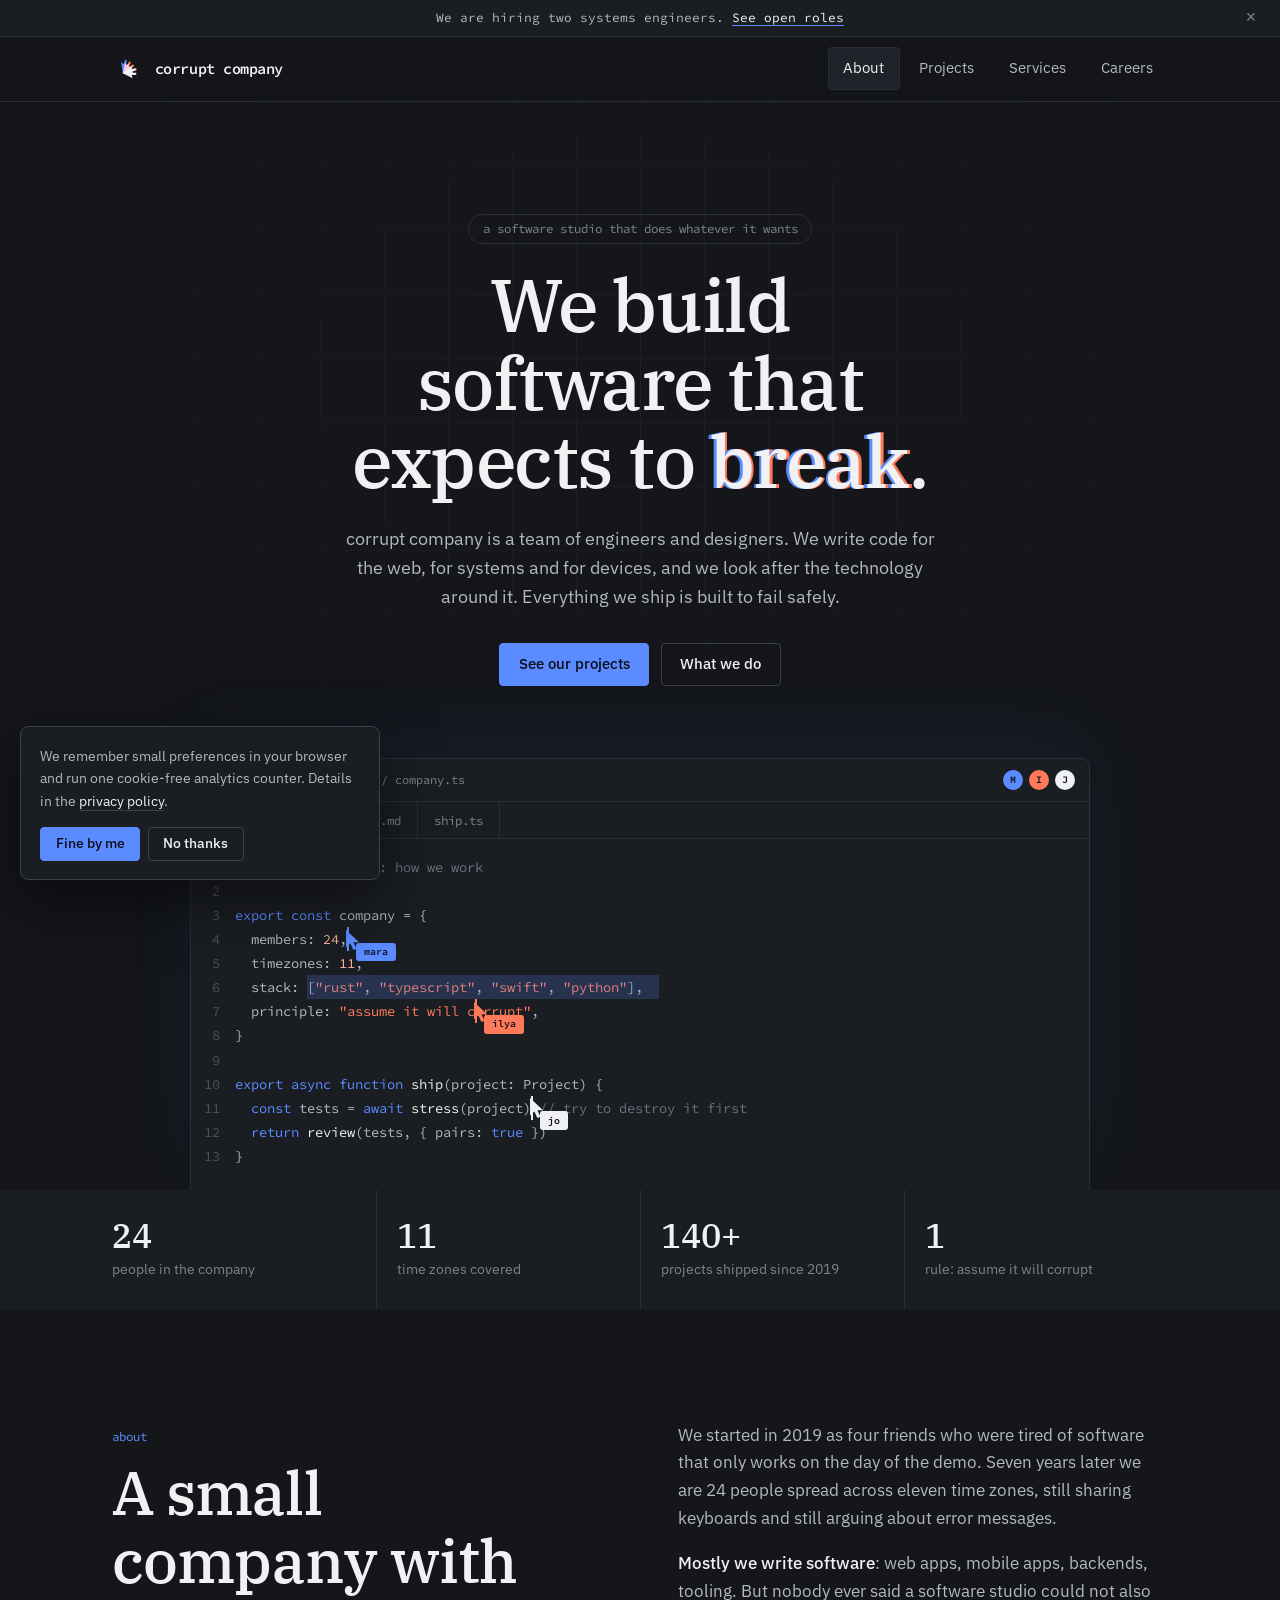
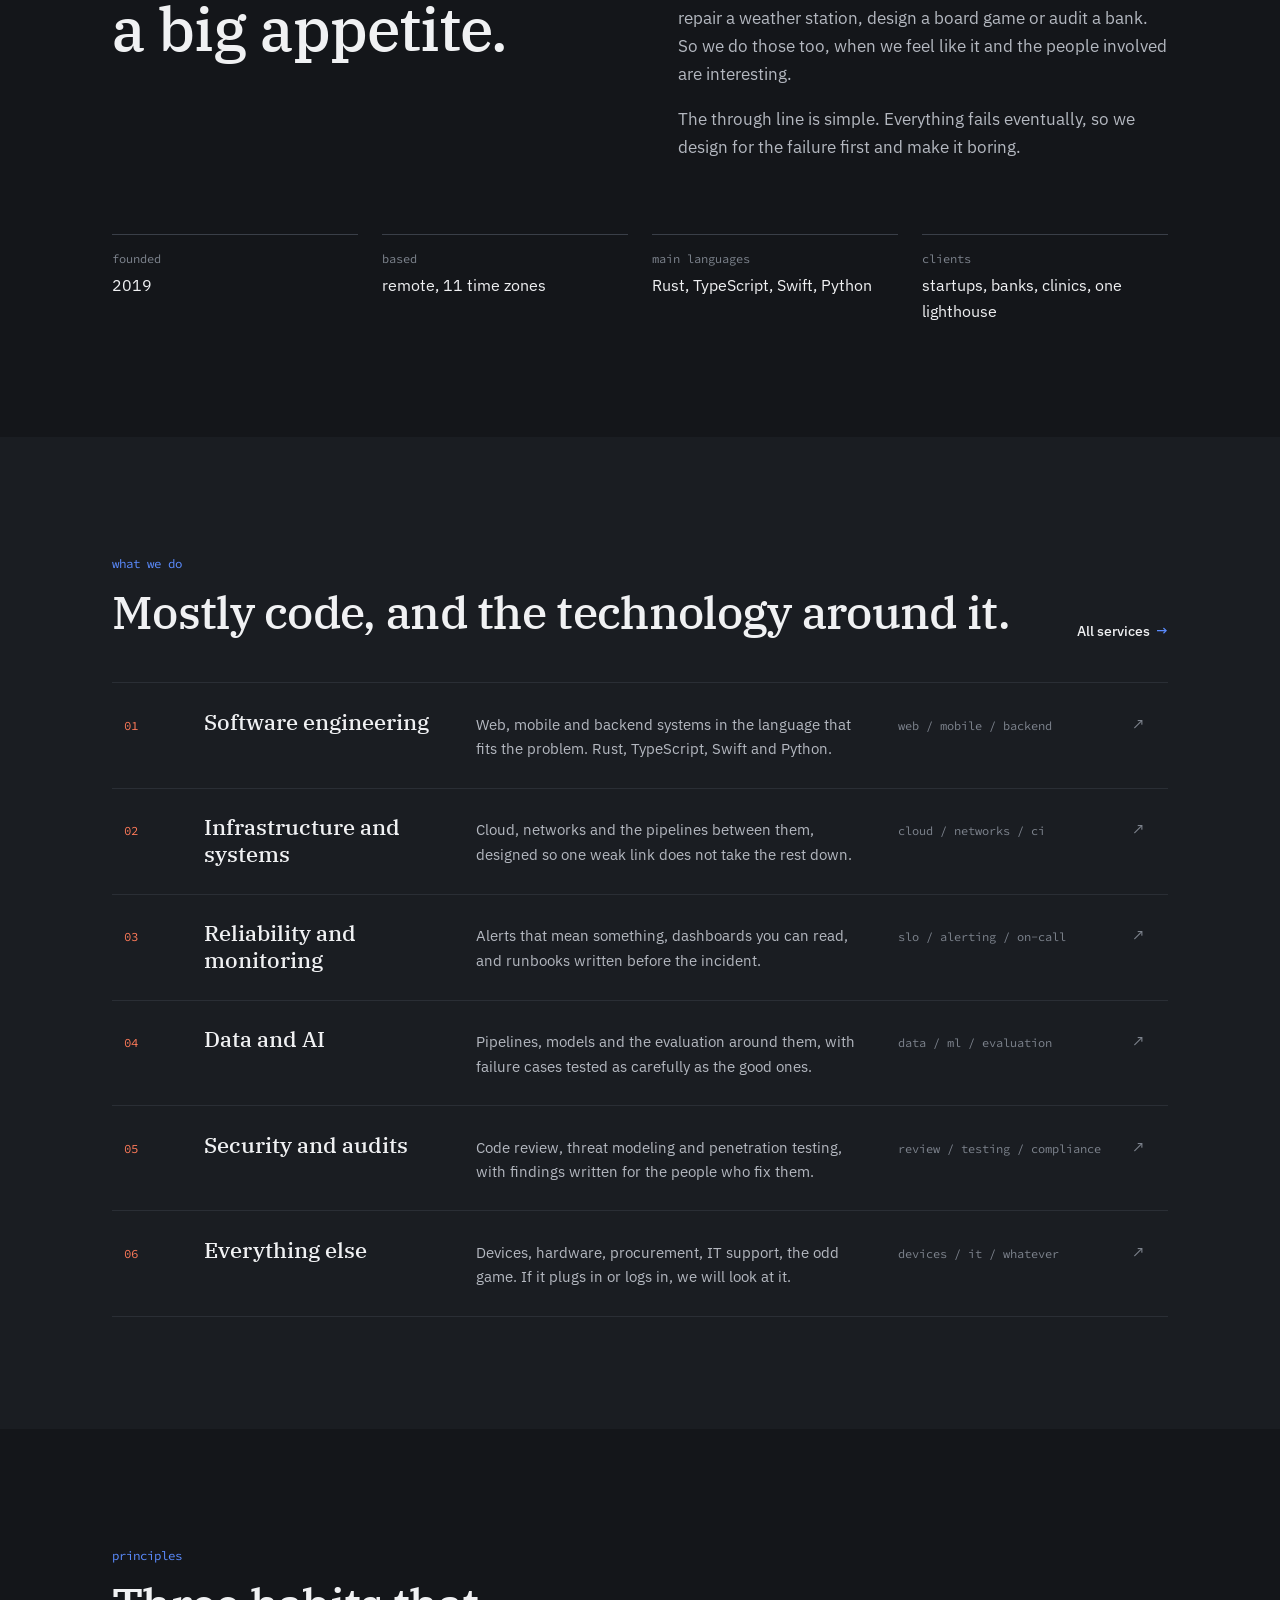
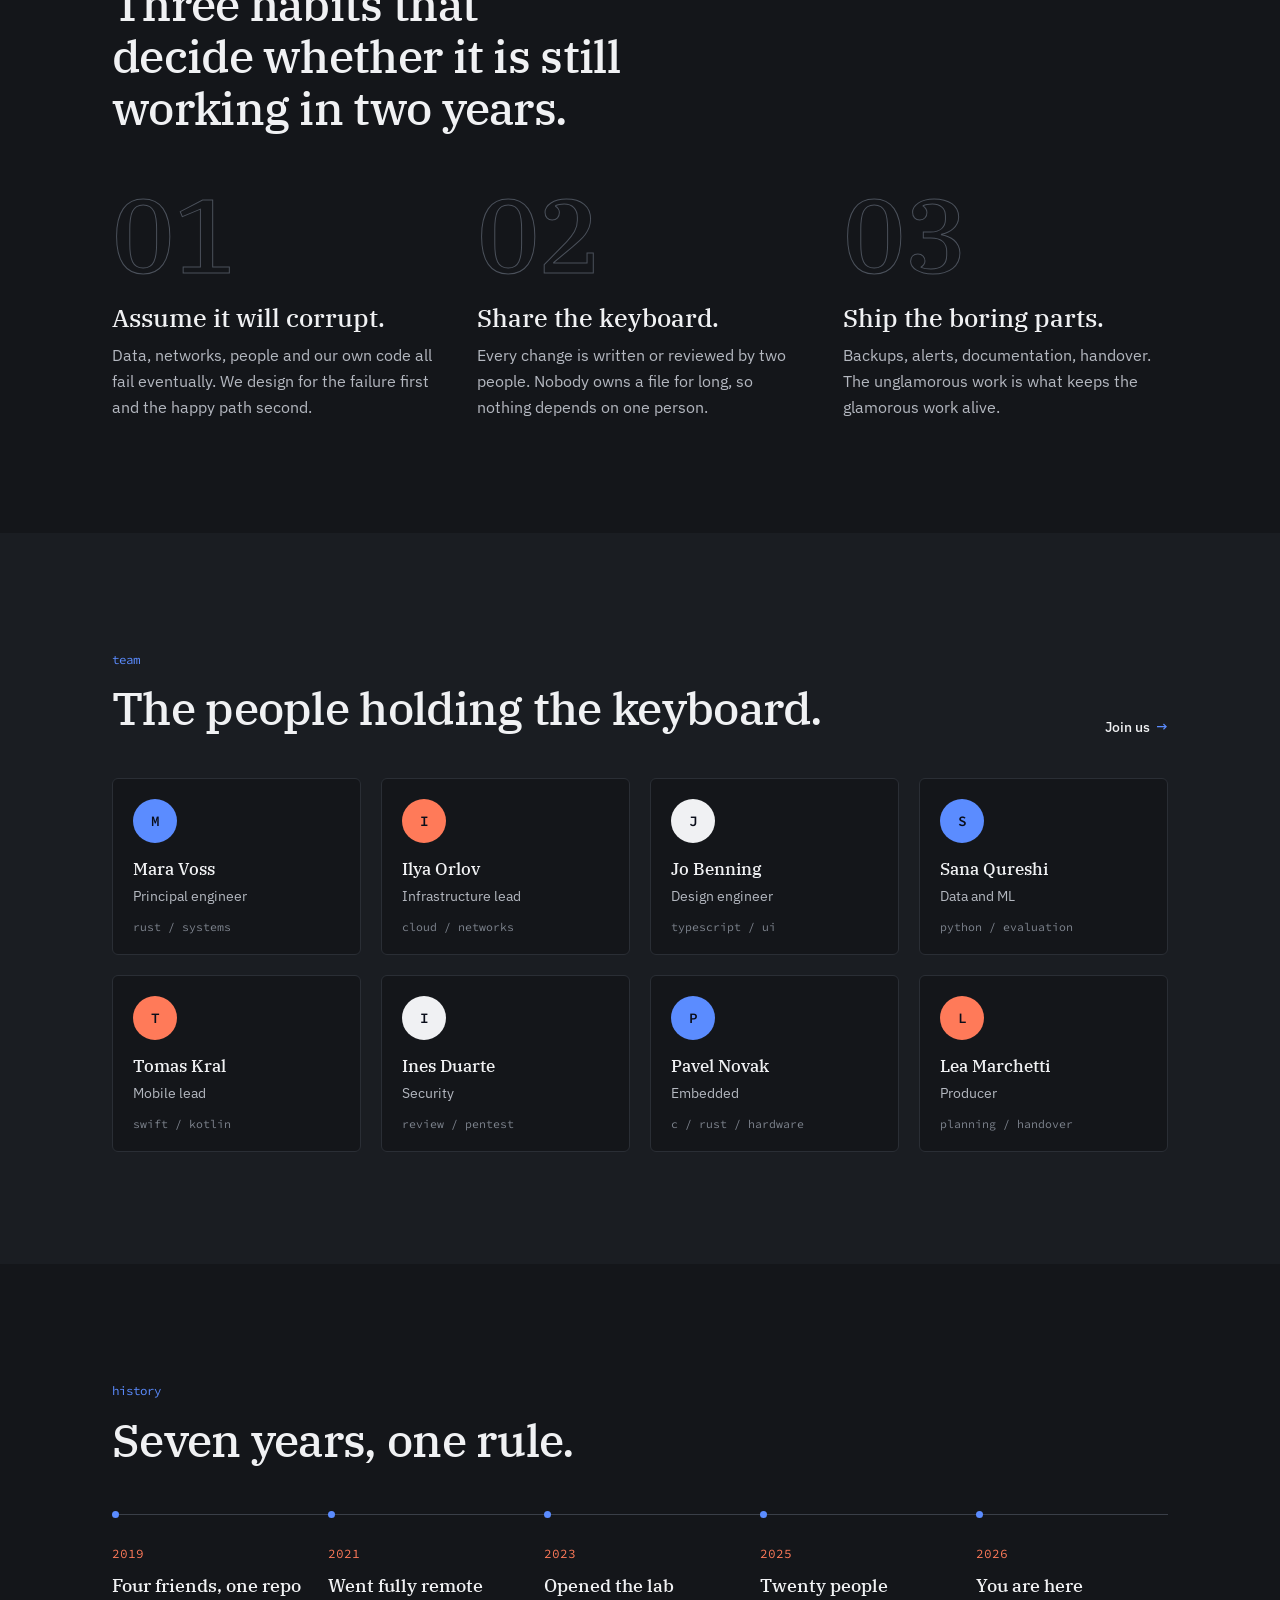
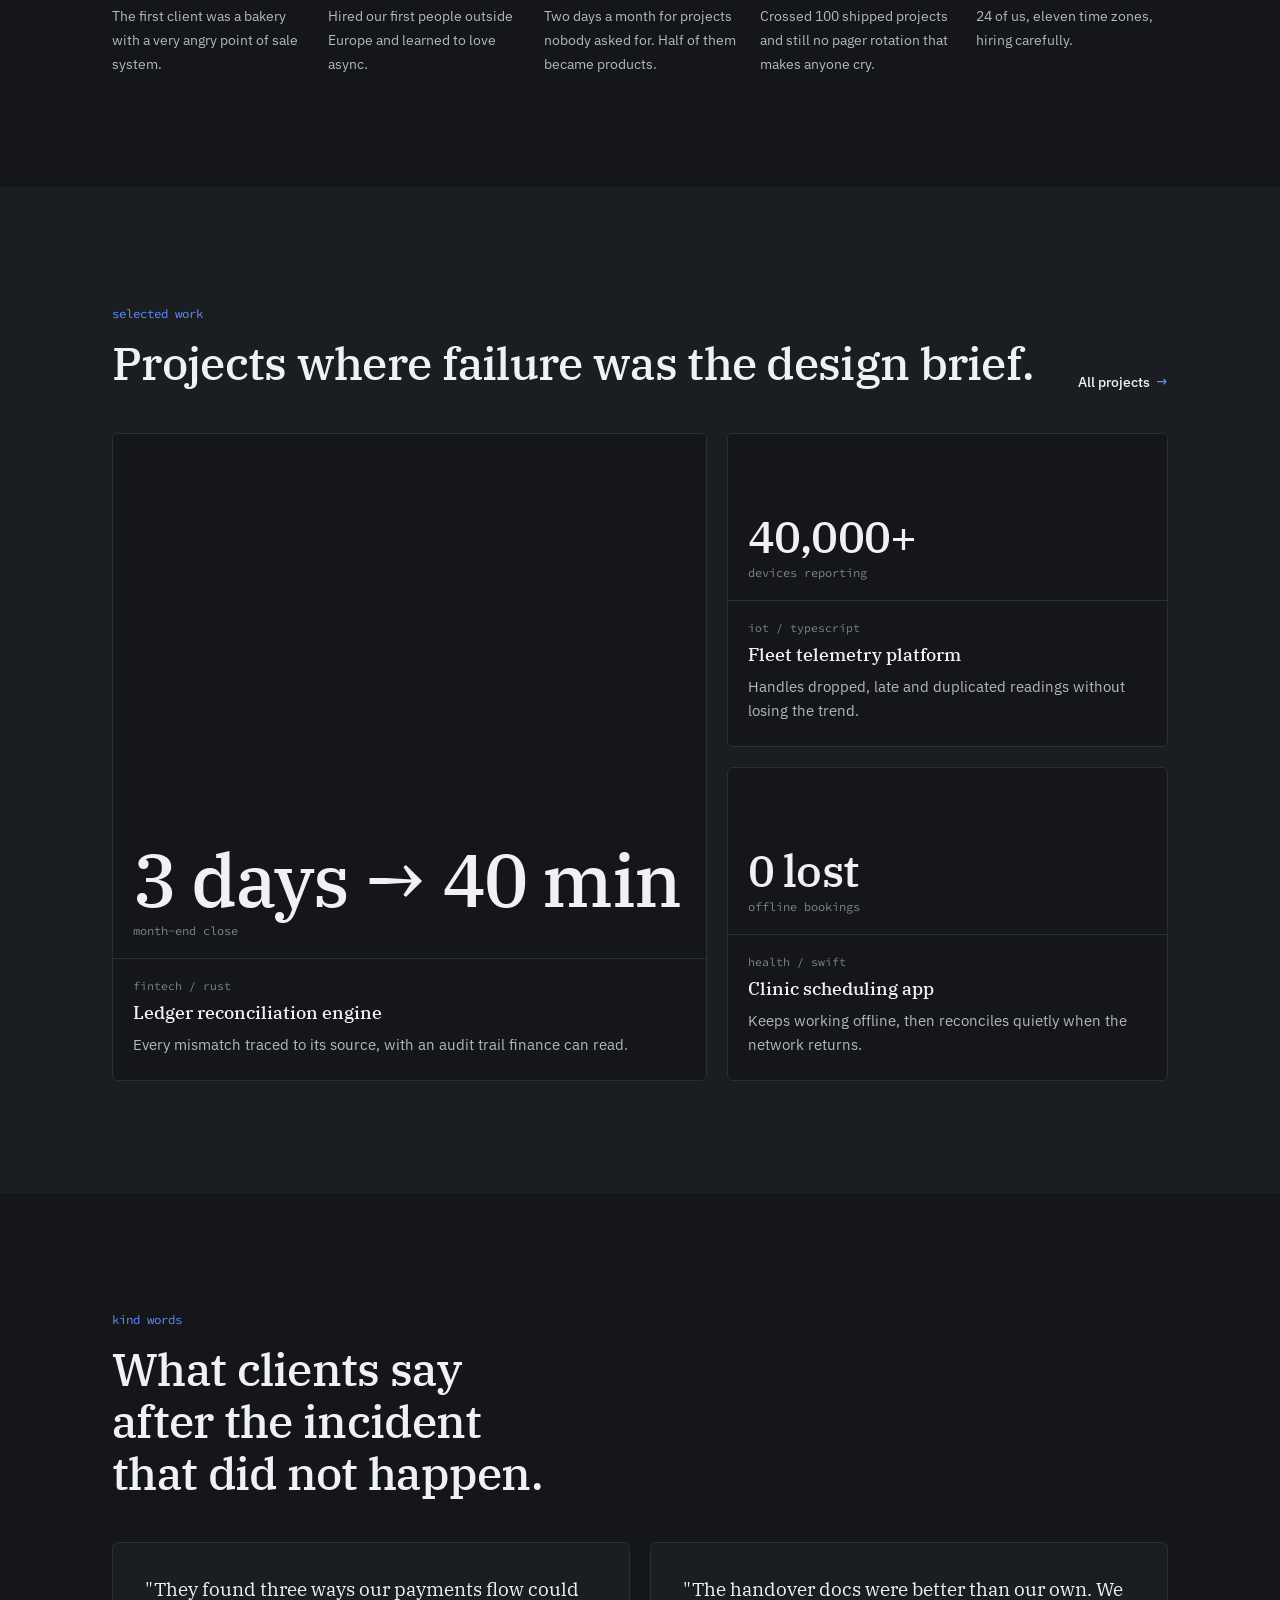
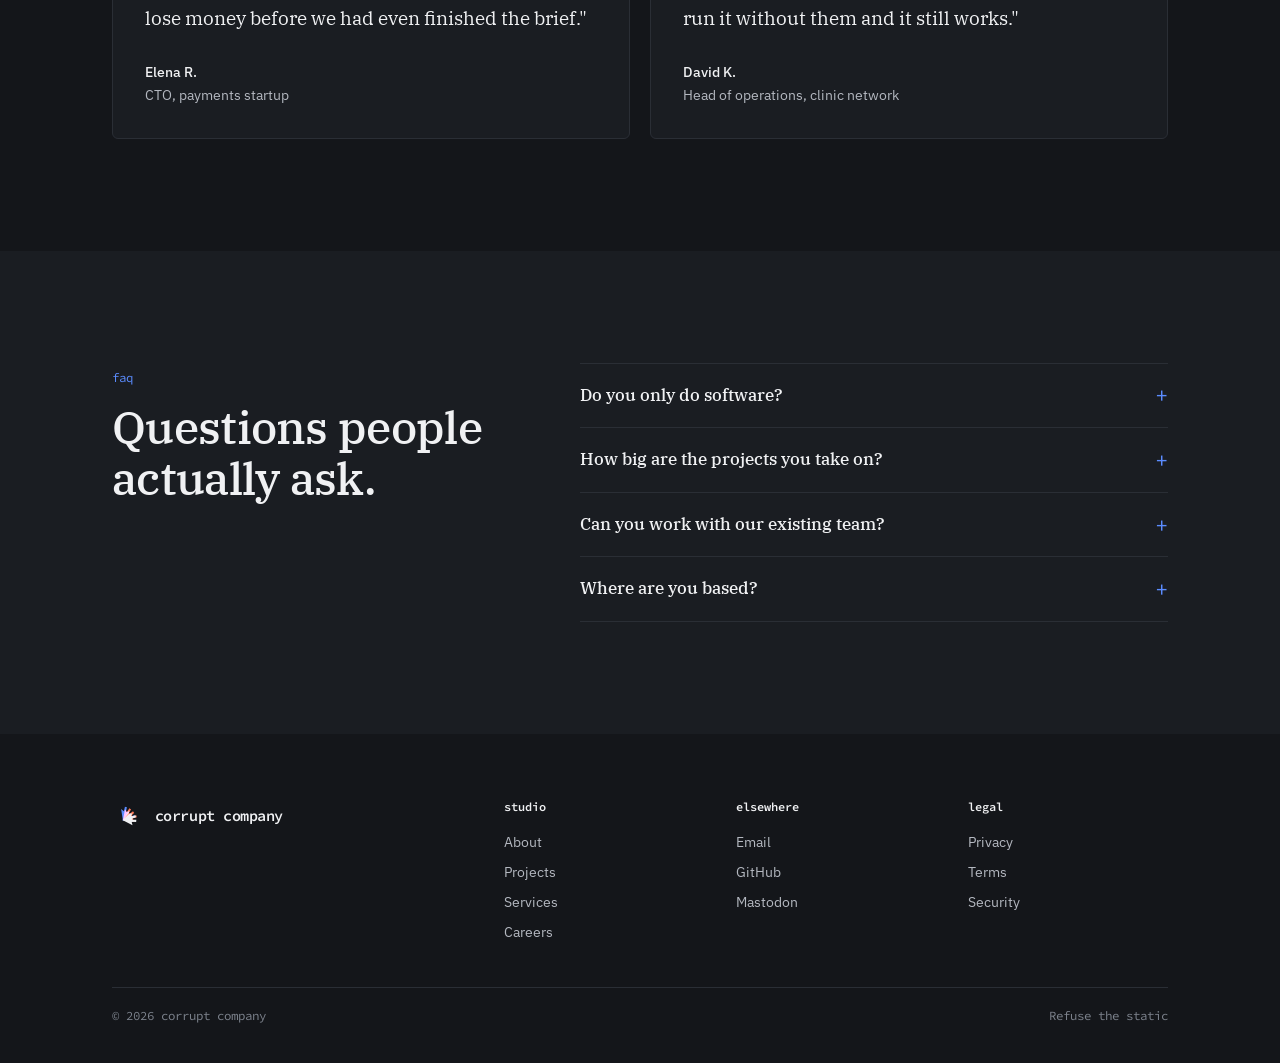
<file: index.html>
<!DOCTYPE html>
<html lang="en">
<head>
<meta charset="utf-8">
<meta name="viewport" content="width=device-width, initial-scale=1, viewport-fit=cover">
<title>corrupt company: software that expects to break</title>
<meta name="description" content="corrupt company is a software studio. We write code for the web, for systems and for devices, and do whatever else we feel like.">
<meta name="theme-color" content="#14161a">
<meta property="og:title" content="corrupt company: software that expects to break">
<meta property="og:description" content="corrupt company is a software studio. We write code for the web, for systems and for devices, and do whatever else we feel like.">
<link rel="preconnect" href="https://fonts.googleapis.com">
<link rel="preconnect" href="https://fonts.gstatic.com" crossorigin>
<link rel="stylesheet" href="https://fonts.googleapis.com/css2?family=IBM+Plex+Sans:wght@400;500&family=IBM+Plex+Serif:wght@400;500;600&family=Source+Code+Pro:wght@400;600&display=swap">
<link rel="icon" type="image/svg+xml" href="assets/favicon.svg">
<link rel="stylesheet" href="css/global.css">
<link rel="stylesheet" href="css/index.css">
</head>
<body>
<a class="skip-link" href="#main">Skip to content</a>

<div class="announcement">
  <span>We are hiring two systems engineers. <a href="careers.html">See open roles</a></span>
  <button type="button" aria-label="Dismiss announcement">&times;</button>
</div>

<header class="site">
  <div class="wrapper header-bar">
    <a href="index.html" class="logo" aria-label="corrupt company, home"><img src="assets/fan.svg" alt="" decoding="async">corrupt company</a>
    <div class="header-actions">
      <nav class="main" aria-label="Primary">
        <a href="index.html" aria-current="page">About</a>
      <a href="projects.html">Projects</a>
      <a href="services.html">Services</a>
      <a href="careers.html">Careers</a>
      </nav>
      <button class="menu-button" type="button" aria-label="Menu" aria-expanded="false"><span></span></button>
    </div>
  </div>
</header>

<main id="main">

  <div class="hero">
    <div class="wrapper">
      <span class="eyebrow">a software studio that does whatever it wants</span>
      <h1>We build software that expects to <span class="aberration">break</span>.</h1>
      <p class="lede">corrupt company is a team of engineers and designers. We write code for the web, for systems and for devices, and we look after the technology around it. Everything we ship is built to fail safely.</p>
      <div class="call-to-action">
        <a class="button primary" href="projects.html">See our projects</a>
        <a class="button" href="services.html">What we do</a>
      </div>

      <div class="editor-window" aria-label="A shared editor session with three collaborators">
        <div class="editor-window-bar"><i></i><i></i><i></i><span>corrupt-company / company.ts</span>
          <div class="peers" aria-hidden="true"><b style="background:var(--blue)">M</b><b style="background:var(--ember)">I</b><b style="background:var(--strong)">J</b></div>
        </div>
        <div class="tabs"><span class="tab active">company.ts</span><span class="tab">principles.md</span><span class="tab">ship.ts</span></div>
        <div class="code"><div class="code-inner">
<span class="code-line"><i>1</i><span class="token-comment">// corrupt company: how we work</span></span>
<span class="code-line"><i>2</i></span>
<span class="code-line"><i>3</i><span class="token-keyword">export</span> <span class="token-keyword">const</span> company = {</span>
<span class="code-line"><i>4</i>  members: <span class="token-number">24</span>,</span>
<span class="code-line"><i>5</i>  timezones: <span class="token-number">11</span>,</span>
<span class="code-line"><i>6</i>  stack: [<span class="token-string">"rust"</span>, <span class="token-string">"typescript"</span>, <span class="token-string">"swift"</span>, <span class="token-string">"python"</span>],</span>
<span class="code-line"><i>7</i>  principle: <span class="token-string">"assume it will corrupt"</span>,</span>
<span class="code-line"><i>8</i>}</span>
<span class="code-line"><i>9</i></span>
<span class="code-line"><i>10</i><span class="token-keyword">export</span> <span class="token-keyword">async</span> <span class="token-keyword">function</span> <span class="token-function">ship</span>(project: Project) {</span>
<span class="code-line"><i>11</i>  <span class="token-keyword">const</span> tests = <span class="token-keyword">await</span> <span class="token-function">stress</span>(project) <span class="token-comment">// try to destroy it first</span></span>
<span class="code-line"><i>12</i>  <span class="token-keyword">return</span> <span class="token-function">review</span>(tests, { pairs: <span class="token-keyword">true</span> })</span>
<span class="code-line"><i>13</i>}</span>
          <div class="selection" aria-hidden="true"></div>
          <div class="peer" style="--color:var(--blue);--row:3;--column:14" aria-hidden="true"><svg class="cursor" viewBox="0 0 30 46"><path d="M0 0L0 40L10 31L17 46L24 43L17 28L30 28Z"/></svg><em>mara</em></div>
          <div class="peer" style="--color:var(--ember);--row:6;--column:30" aria-hidden="true"><svg class="cursor" viewBox="0 0 30 46"><path d="M0 0L0 40L10 31L17 46L24 43L17 28L30 28Z"/></svg><em>ilya</em></div>
          <div class="peer" style="--color:var(--strong);--row:10;--column:37" aria-hidden="true"><svg class="cursor" viewBox="0 0 30 46"><path d="M0 0L0 40L10 31L17 46L24 43L17 28L30 28Z"/></svg><em>jo</em></div>
        </div></div>
      </div>
    </div>
  </div>


  <div class="statistics alternate">
    <div class="wrapper">
      <div class="statistic"><b>24</b><span>people in the company</span></div>
      <div class="statistic"><b>11</b><span>time zones covered</span></div>
      <div class="statistic"><b>140+</b><span>projects shipped since 2019</span></div>
      <div class="statistic"><b>1</b><span>rule: assume it will corrupt</span></div>
    </div>
  </div>

  <section id="about">
    <div class="wrapper">
      <div class="about-top">
        <div class="section-heading reveal">
          <span class="tag">about</span>
          <h2 class="big">A small company with a big appetite.</h2>
        </div>
        <div class="prose reveal">
          <p>We started in 2019 as four friends who were tired of software that only works on the day of the demo. Seven years later we are 24 people spread across eleven time zones, still sharing keyboards and still arguing about error messages.</p>
          <p><strong>Mostly we write software</strong>: web apps, mobile apps, backends, tooling. But nobody ever said a software studio could not also repair a weather station, design a board game or audit a bank. So we do those too, when we feel like it and the people involved are interesting.</p>
          <p>The through line is simple. Everything fails eventually, so we design for the failure first and make it boring.</p>
        </div>
      </div>
      <dl class="facts-row reveal">
        <div><dt>founded</dt><dd>2019</dd></div>
        <div><dt>based</dt><dd>remote, 11 time zones</dd></div>
        <div><dt>main languages</dt><dd>Rust, TypeScript, Swift, Python</dd></div>
        <div><dt>clients</dt><dd>startups, banks, clinics, one lighthouse</dd></div>
      </dl>
    </div>
  </section>

  <section id="services" class="alternate">
    <div class="wrapper">
      <div class="section-heading row reveal">
        <div>
          <span class="tag">what we do</span>
          <h2>Mostly code, and the technology around it.</h2>
        </div>
        <a class="arrow-link" href="services.html">All services</a>
      </div>
      <div class="service-list reveal">
        <a class="service-row" href="services.html"><span class="token-number">01</span><h3>Software engineering</h3><p>Web, mobile and backend systems in the language that fits the problem. Rust, TypeScript, Swift and Python.</p><span class="service-tags">web / mobile / backend</span><span class="corner-arrow" aria-hidden="true">&#8599;</span></a>
        <a class="service-row" href="services.html"><span class="token-number">02</span><h3>Infrastructure and systems</h3><p>Cloud, networks and the pipelines between them, designed so one weak link does not take the rest down.</p><span class="service-tags">cloud / networks / ci</span><span class="corner-arrow" aria-hidden="true">&#8599;</span></a>
        <a class="service-row" href="services.html"><span class="token-number">03</span><h3>Reliability and monitoring</h3><p>Alerts that mean something, dashboards you can read, and runbooks written before the incident.</p><span class="service-tags">slo / alerting / on-call</span><span class="corner-arrow" aria-hidden="true">&#8599;</span></a>
        <a class="service-row" href="services.html"><span class="token-number">04</span><h3>Data and AI</h3><p>Pipelines, models and the evaluation around them, with failure cases tested as carefully as the good ones.</p><span class="service-tags">data / ml / evaluation</span><span class="corner-arrow" aria-hidden="true">&#8599;</span></a>
        <a class="service-row" href="services.html"><span class="token-number">05</span><h3>Security and audits</h3><p>Code review, threat modeling and penetration testing, with findings written for the people who fix them.</p><span class="service-tags">review / testing / compliance</span><span class="corner-arrow" aria-hidden="true">&#8599;</span></a>
        <a class="service-row" href="services.html"><span class="token-number">06</span><h3>Everything else</h3><p>Devices, hardware, procurement, IT support, the odd game. If it plugs in or logs in, we will look at it.</p><span class="service-tags">devices / it / whatever</span><span class="corner-arrow" aria-hidden="true">&#8599;</span></a>
      </div>
    </div>
  </section>

  <section id="principles">
    <div class="wrapper">
      <div class="section-heading reveal">
        <span class="tag">principles</span>
        <h2>Three habits that decide whether it is still working in two years.</h2>
      </div>
      <div class="principle-grid">
        <div class="principle reveal"><span class="principle-number">01</span><h3>Assume it will corrupt.</h3><p>Data, networks, people and our own code all fail eventually. We design for the failure first and the happy path second.</p></div>
        <div class="principle reveal"><span class="principle-number">02</span><h3>Share the keyboard.</h3><p>Every change is written or reviewed by two people. Nobody owns a file for long, so nothing depends on one person.</p></div>
        <div class="principle reveal"><span class="principle-number">03</span><h3>Ship the boring parts.</h3><p>Backups, alerts, documentation, handover. The unglamorous work is what keeps the glamorous work alive.</p></div>
      </div>
    </div>
  </section>

  <section id="team" class="alternate">
    <div class="wrapper">
      <div class="section-heading row reveal">
        <div>
          <span class="tag">team</span>
          <h2>The people holding the keyboard.</h2>
        </div>
        <a class="arrow-link" href="careers.html">Join us</a>
      </div>
      <div class="team">
        <div class="person spotlight reveal" style="--color:var(--blue)"><div class="avatar">M</div><h3>Mara Voss</h3><p>Principal engineer</p><small>rust / systems</small></div>
        <div class="person spotlight reveal" style="--color:var(--ember)"><div class="avatar">I</div><h3>Ilya Orlov</h3><p>Infrastructure lead</p><small>cloud / networks</small></div>
        <div class="person spotlight reveal" style="--color:var(--strong)"><div class="avatar">J</div><h3>Jo Benning</h3><p>Design engineer</p><small>typescript / ui</small></div>
        <div class="person spotlight reveal" style="--color:var(--blue)"><div class="avatar">S</div><h3>Sana Qureshi</h3><p>Data and ML</p><small>python / evaluation</small></div>
        <div class="person spotlight reveal" style="--color:var(--ember)"><div class="avatar">T</div><h3>Tomas Kral</h3><p>Mobile lead</p><small>swift / kotlin</small></div>
        <div class="person spotlight reveal" style="--color:var(--strong)"><div class="avatar">I</div><h3>Ines Duarte</h3><p>Security</p><small>review / pentest</small></div>
        <div class="person spotlight reveal" style="--color:var(--blue)"><div class="avatar">P</div><h3>Pavel Novak</h3><p>Embedded</p><small>c / rust / hardware</small></div>
        <div class="person spotlight reveal" style="--color:var(--ember)"><div class="avatar">L</div><h3>Lea Marchetti</h3><p>Producer</p><small>planning / handover</small></div>
      </div>
    </div>
  </section>

  <section id="history">
    <div class="wrapper">
      <div class="section-heading reveal">
        <span class="tag">history</span>
        <h2>Seven years, one rule.</h2>
      </div>
      <ol class="horizontal-timeline reveal">
        <li><time>2019</time><h3>Four friends, one repo</h3><p>The first client was a bakery with a very angry point of sale system.</p></li>
        <li><time>2021</time><h3>Went fully remote</h3><p>Hired our first people outside Europe and learned to love async.</p></li>
        <li><time>2023</time><h3>Opened the lab</h3><p>Two days a month for projects nobody asked for. Half of them became products.</p></li>
        <li><time>2025</time><h3>Twenty people</h3><p>Crossed 100 shipped projects and still no pager rotation that makes anyone cry.</p></li>
        <li><time>2026</time><h3>You are here</h3><p>24 of us, eleven time zones, hiring carefully.</p></li>
      </ol>
    </div>
  </section>

  <section id="work" class="alternate">
    <div class="wrapper">
      <div class="section-heading row reveal">
        <div>
          <span class="tag">selected work</span>
          <h2>Projects where failure was the design brief.</h2>
        </div>
        <a class="arrow-link" href="projects.html">All projects</a>
      </div>
      <div class="bento">
        <a class="case big spotlight reveal" href="projects.html"><div class="thumbnail"><b>3 days &rarr; 40 min</b><span>month-end close</span></div><div class="case-body"><span class="kind">fintech / rust</span><h3>Ledger reconciliation engine</h3><p>Every mismatch traced to its source, with an audit trail finance can read.</p></div></a>
        <a class="case spotlight reveal" href="projects.html"><div class="thumbnail"><b>40,000+</b><span>devices reporting</span></div><div class="case-body"><span class="kind">iot / typescript</span><h3>Fleet telemetry platform</h3><p>Handles dropped, late and duplicated readings without losing the trend.</p></div></a>
        <a class="case spotlight reveal" href="projects.html"><div class="thumbnail"><b>0 lost</b><span>offline bookings</span></div><div class="case-body"><span class="kind">health / swift</span><h3>Clinic scheduling app</h3><p>Keeps working offline, then reconciles quietly when the network returns.</p></div></a>
      </div>
    </div>
  </section>

  <section>
    <div class="wrapper">
      <div class="section-heading reveal"><span class="tag">kind words</span><h2>What clients say after the incident that did not happen.</h2></div>
      <div class="quotes">
        <blockquote class="quote spotlight reveal"><p>"They found three ways our payments flow could lose money before we had even finished the brief."</p><footer><b>Elena R.</b>CTO, payments startup</footer></blockquote>
        <blockquote class="quote spotlight reveal"><p>"The handover docs were better than our own. We run it without them and it still works."</p><footer><b>David K.</b>Head of operations, clinic network</footer></blockquote>
      </div>
    </div>
  </section>

  <section id="faq" class="alternate">
    <div class="wrapper faq-split">
      <div class="section-heading reveal"><span class="tag">faq</span><h2>Questions people actually ask.</h2></div>
      <div class="faq reveal">
        <details><summary>Do you only do software?</summary><p>Mostly, yes. Around 80% of our work is software. The rest is whatever is interesting: hardware, IT, audits, the occasional game. If you are unsure, ask.</p></details>
        <details><summary>How big are the projects you take on?</summary><p>From a two-week sprint to multi-year embedded teams. We are happiest between three and twelve months.</p></details>
        <details><summary>Can you work with our existing team?</summary><p>Yes, and we prefer it. We pair with your engineers so nothing is locked inside our heads.</p></details>
        <details><summary>Where are you based?</summary><p>Nowhere in particular. We are remote across eleven time zones, so someone is awake when you need them.</p></details>
      </div>
    </div>
  </section>
</main>

<footer class="site">
  <div class="wrapper">
    <div class="footer-grid">
      <div>
        <a href="index.html" class="logo"><img src="assets/fan.svg" alt="" decoding="async">corrupt company</a>
      </div>
      <div><h4>studio</h4><a href="index.html">About</a><a href="projects.html">Projects</a><a href="services.html">Services</a><a href="careers.html">Careers</a></div>
      <div><h4>elsewhere</h4><a href="mailto:hello@corruptcompany.example">Email</a><a href="#">GitHub</a><a href="#">Mastodon</a></div>
      <div><h4>legal</h4><a href="privacy.html">Privacy</a><a href="terms.html">Terms</a><a href="privacy.html#security">Security</a></div>
    </div>
    <div class="legal">
      <span>&copy; <span data-year>2026</span> corrupt company</span>
      <span>Refuse the static</span>
    </div>
  </div>
</footer>

<div class="cookie" role="dialog" aria-label="Cookie notice">
  <p>We remember small preferences in your browser and run one cookie-free analytics counter. Details in the <a href="privacy.html">privacy policy</a>.</p>
  <div>
    <button class="button primary small" type="button" data-choice="ok">Fine by me</button>
    <button class="button small" type="button" data-choice="no">No thanks</button>
  </div>
</div>

<button class="back-to-top" type="button" aria-label="Back to top">&uarr;</button>

<script src="js/main.js" defer></script>
</body>
</html>
</file>
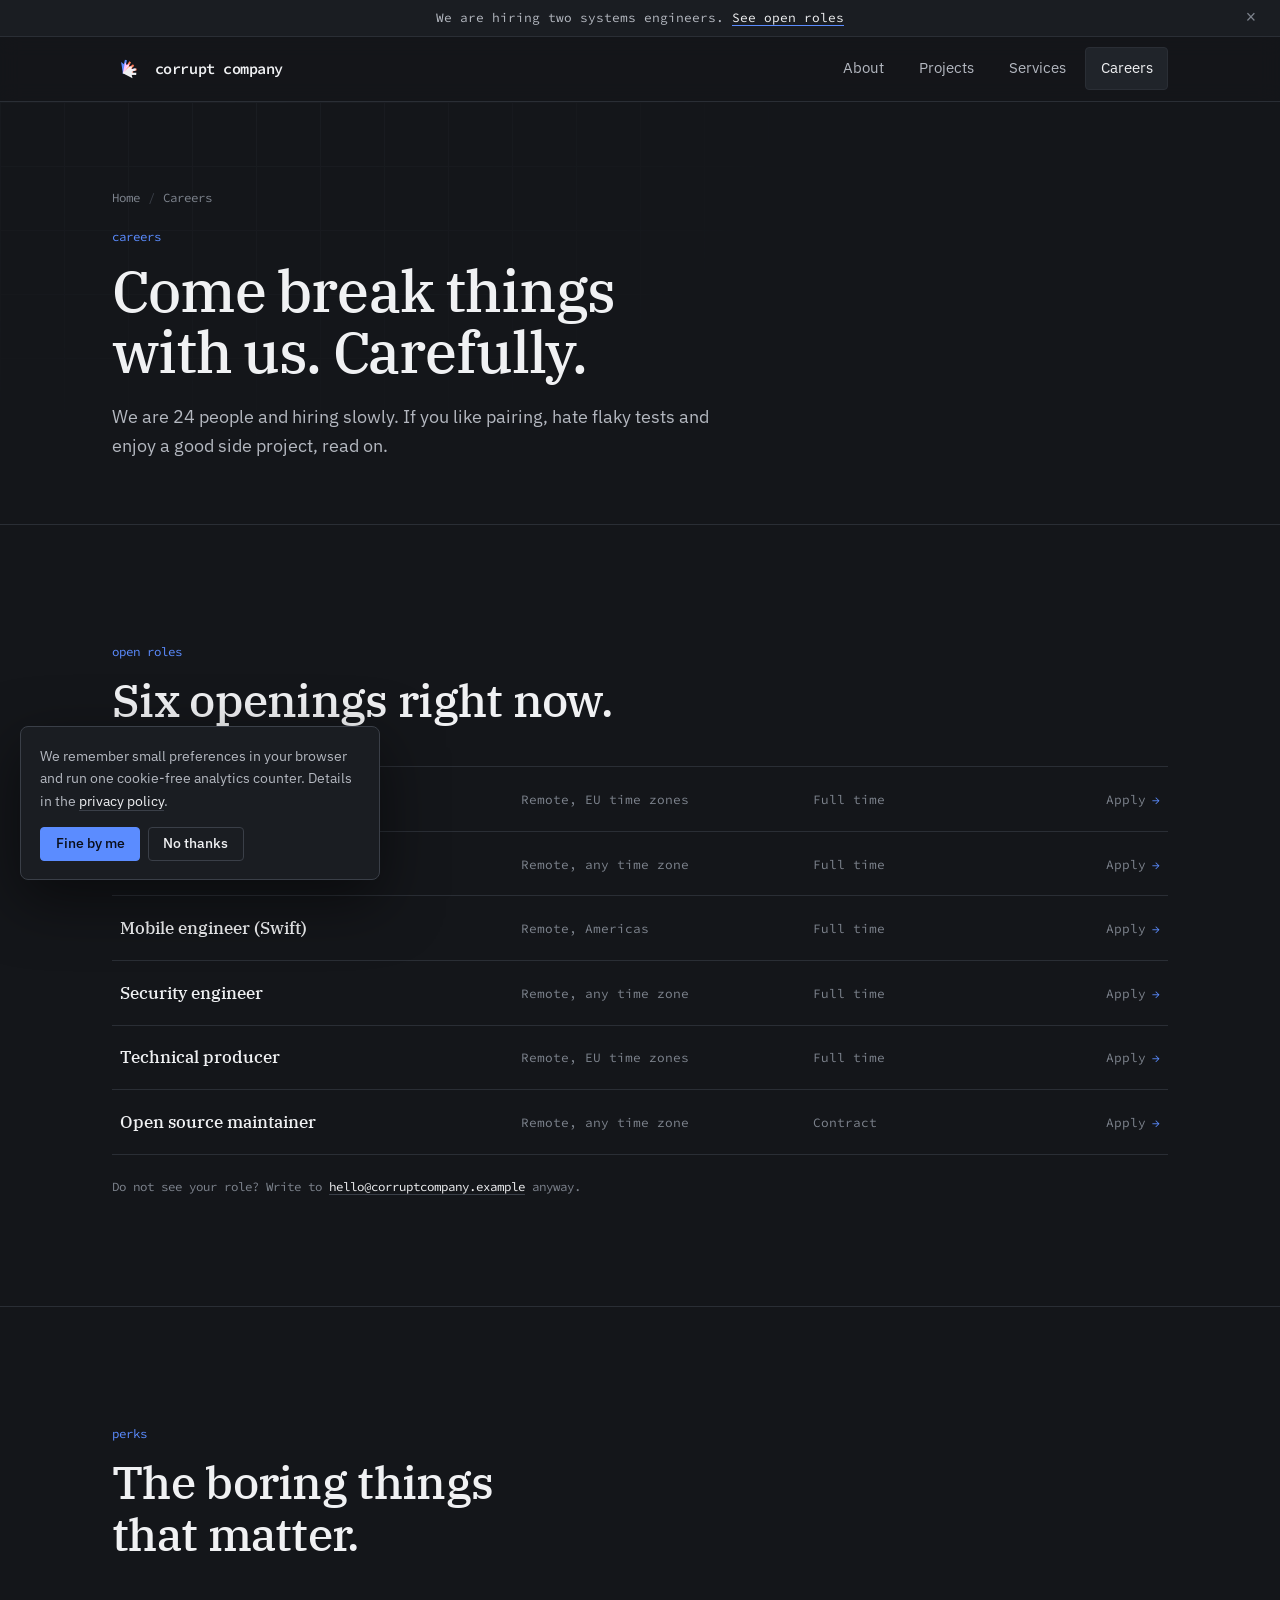
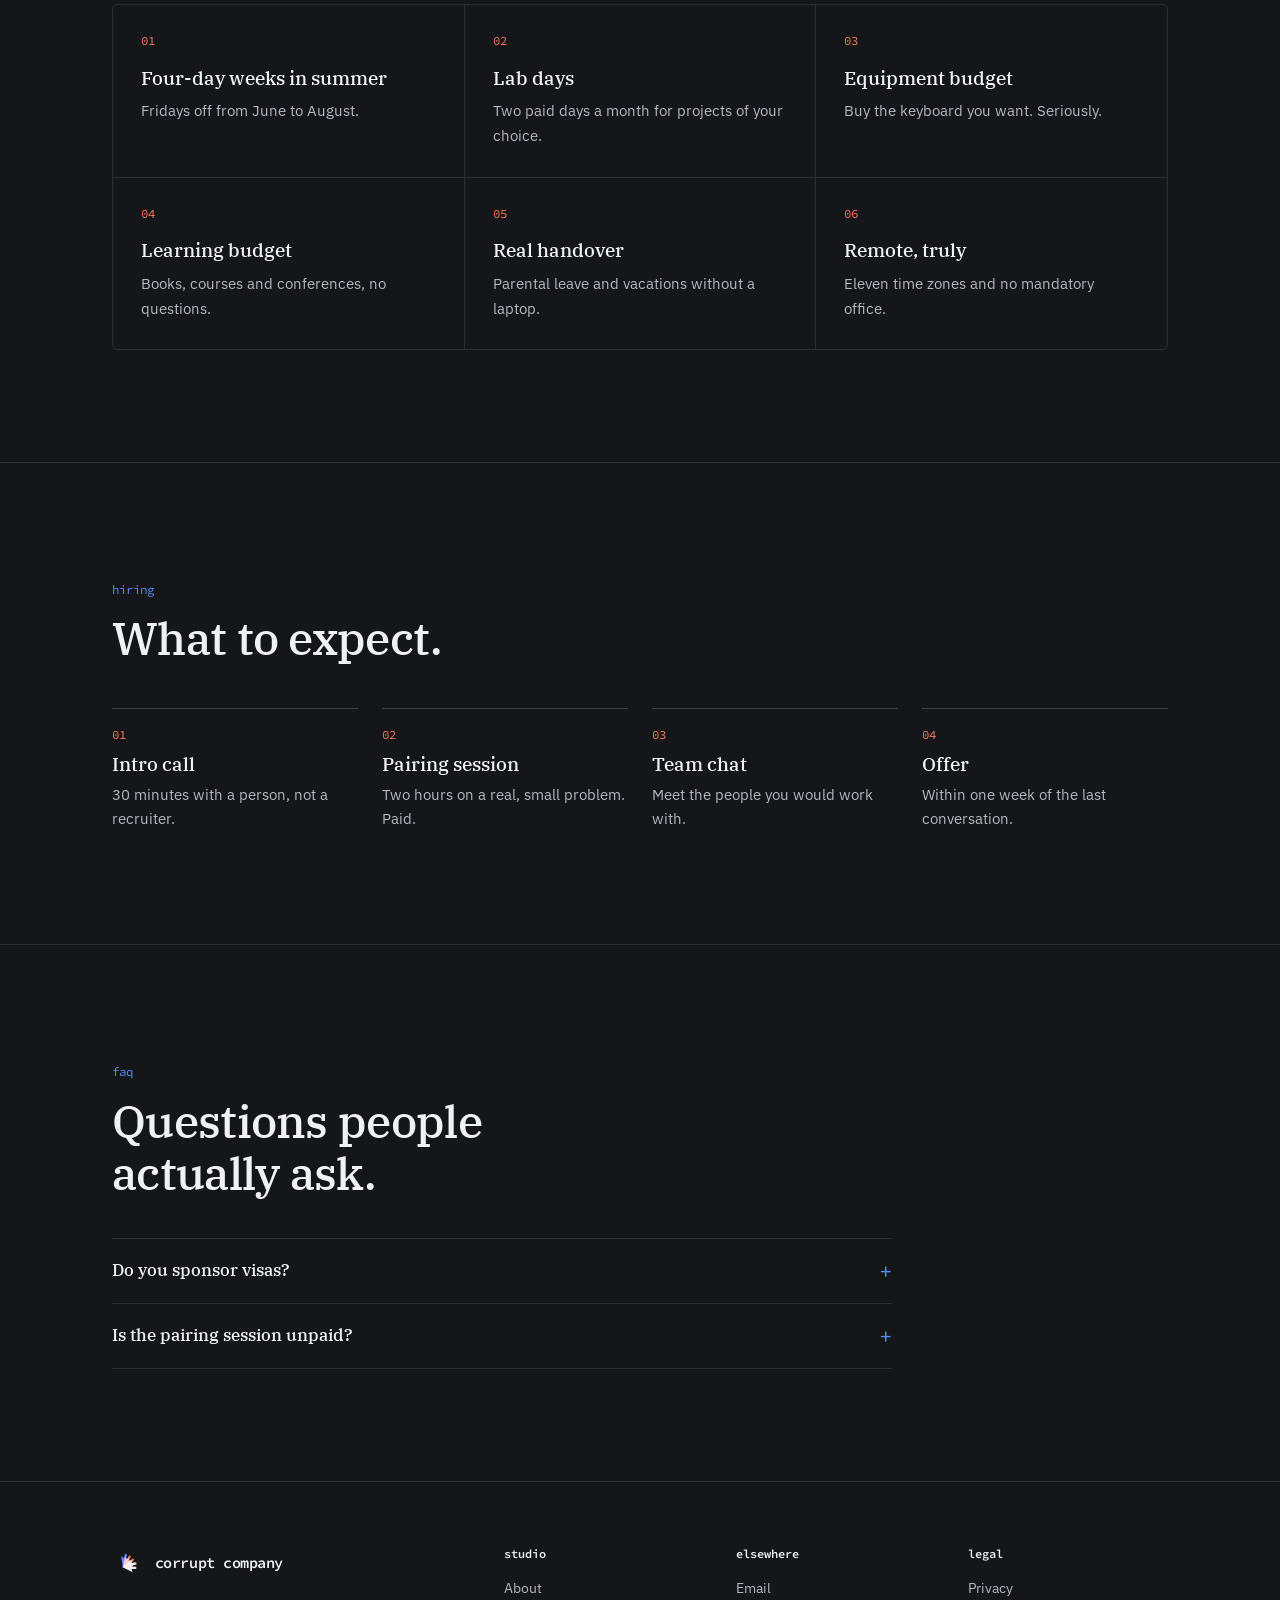
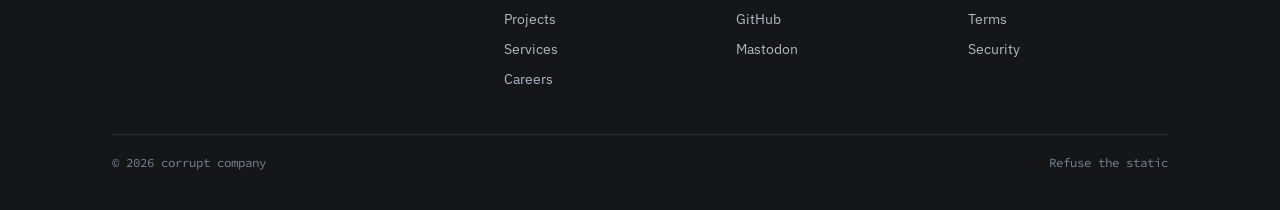
<file: careers.html>
<!DOCTYPE html>
<html lang="en">
<head>
<meta charset="utf-8">
<meta name="viewport" content="width=device-width, initial-scale=1, viewport-fit=cover">
<title>Careers | corrupt company</title>
<meta name="description" content="Open roles at corrupt company. Remote, pairing-first, four-day summers.">
<meta name="theme-color" content="#14161a">
<meta property="og:title" content="Careers | corrupt company">
<meta property="og:description" content="Open roles at corrupt company. Remote, pairing-first, four-day summers.">
<link rel="preconnect" href="https://fonts.googleapis.com">
<link rel="preconnect" href="https://fonts.gstatic.com" crossorigin>
<link rel="stylesheet" href="https://fonts.googleapis.com/css2?family=IBM+Plex+Sans:wght@400;500&family=IBM+Plex+Serif:wght@400;500;600&family=Source+Code+Pro:wght@400;600&display=swap">
<link rel="icon" type="image/svg+xml" href="assets/favicon.svg">
<link rel="stylesheet" href="css/global.css">
<link rel="stylesheet" href="css/careers.css">
</head>
<body>
<a class="skip-link" href="#main">Skip to content</a>

<div class="announcement">
  <span>We are hiring two systems engineers. <a href="careers.html">See open roles</a></span>
  <button type="button" aria-label="Dismiss announcement">&times;</button>
</div>

<header class="site">
  <div class="wrapper header-bar">
    <a href="index.html" class="logo" aria-label="corrupt company, home"><img src="assets/fan.svg" alt="" decoding="async">corrupt company</a>
    <div class="header-actions">
      <nav class="main" aria-label="Primary">
        <a href="index.html">About</a>
      <a href="projects.html">Projects</a>
      <a href="services.html">Services</a>
      <a href="careers.html" aria-current="page">Careers</a>
      </nav>
      <button class="menu-button" type="button" aria-label="Menu" aria-expanded="false"><span></span></button>
    </div>
  </div>
</header>

<main id="main">
  <div class="page-header">
    <div class="wrapper">
      <ol class="breadcrumbs" aria-label="Breadcrumb"><li><a href="index.html">Home</a></li><li>Careers</li></ol>
      <span class="tag" style="display:block;margin-top:1.5rem">careers</span>
      <h1>Come break things with us. Carefully.</h1>
      <p class="lede">We are 24 people and hiring slowly. If you like pairing, hate flaky tests and enjoy a good side project, read on.</p>
    </div>
  </div>

  <section>
    <div class="wrapper">
      <div class="section-heading reveal"><span class="tag">open roles</span><h2>Six openings right now.</h2></div>
      <div class="roles reveal">
        <a class="role" href="mailto:hello@corruptcompany.example"><b>Senior systems engineer (Rust)</b><span>Remote, EU time zones</span><span>Full time</span><span class="arrow-link">Apply</span></a>
        <a class="role" href="mailto:hello@corruptcompany.example"><b>Staff infrastructure engineer</b><span>Remote, any time zone</span><span>Full time</span><span class="arrow-link">Apply</span></a>
        <a class="role" href="mailto:hello@corruptcompany.example"><b>Mobile engineer (Swift)</b><span>Remote, Americas</span><span>Full time</span><span class="arrow-link">Apply</span></a>
        <a class="role" href="mailto:hello@corruptcompany.example"><b>Security engineer</b><span>Remote, any time zone</span><span>Full time</span><span class="arrow-link">Apply</span></a>
        <a class="role" href="mailto:hello@corruptcompany.example"><b>Technical producer</b><span>Remote, EU time zones</span><span>Full time</span><span class="arrow-link">Apply</span></a>
        <a class="role" href="mailto:hello@corruptcompany.example"><b>Open source maintainer</b><span>Remote, any time zone</span><span>Contract</span><span class="arrow-link">Apply</span></a>
      </div>
      <p class="note reveal" style="margin-top:1.5rem">Do not see your role? Write to <a class="text-link" href="mailto:hello@corruptcompany.example">hello@corruptcompany.example</a> anyway.</p>
    </div>
  </section>

  <section class="ruled">
    <div class="wrapper">
      <div class="section-heading reveal"><span class="tag">perks</span><h2>The boring things that matter.</h2></div>
      <div class="grid reveal">
        <div class="card spotlight"><span class="index-label">01</span><h3>Four-day weeks in summer</h3><p>Fridays off from June to August.</p></div>
        <div class="card spotlight"><span class="index-label">02</span><h3>Lab days</h3><p>Two paid days a month for projects of your choice.</p></div>
        <div class="card spotlight"><span class="index-label">03</span><h3>Equipment budget</h3><p>Buy the keyboard you want. Seriously.</p></div>
        <div class="card spotlight"><span class="index-label">04</span><h3>Learning budget</h3><p>Books, courses and conferences, no questions.</p></div>
        <div class="card spotlight"><span class="index-label">05</span><h3>Real handover</h3><p>Parental leave and vacations without a laptop.</p></div>
        <div class="card spotlight"><span class="index-label">06</span><h3>Remote, truly</h3><p>Eleven time zones and no mandatory office.</p></div>
      </div>
    </div>
  </section>

  <section class="ruled">
    <div class="wrapper">
      <div class="section-heading reveal"><span class="tag">hiring</span><h2>What to expect.</h2></div>
      <ol class="steps reveal">
        <li><h3>Intro call</h3><p>30 minutes with a person, not a recruiter.</p></li>
        <li><h3>Pairing session</h3><p>Two hours on a real, small problem. Paid.</p></li>
        <li><h3>Team chat</h3><p>Meet the people you would work with.</p></li>
        <li><h3>Offer</h3><p>Within one week of the last conversation.</p></li>
      </ol>
    </div>
  </section>

  <section class="ruled">
    <div class="wrapper">
      <div class="section-heading reveal"><span class="tag">faq</span><h2>Questions people actually ask.</h2></div>
      <div class="faq reveal">
      <details><summary>Do you sponsor visas?</summary><p>We hire as contractors or via an employer of record in most countries, so you can stay where you are.</p></details>
      <details><summary>Is the pairing session unpaid?</summary><p>No. We pay for every hour of it.</p></details>
      </div>
    </div>
  </section>
</main>

<footer class="site">
  <div class="wrapper">
    <div class="footer-grid">
      <div>
        <a href="index.html" class="logo"><img src="assets/fan.svg" alt="" decoding="async">corrupt company</a>
      </div>
      <div><h4>studio</h4><a href="index.html">About</a><a href="projects.html">Projects</a><a href="services.html">Services</a><a href="careers.html">Careers</a></div>
      <div><h4>elsewhere</h4><a href="mailto:hello@corruptcompany.example">Email</a><a href="#">GitHub</a><a href="#">Mastodon</a></div>
      <div><h4>legal</h4><a href="privacy.html">Privacy</a><a href="terms.html">Terms</a><a href="privacy.html#security">Security</a></div>
    </div>
    <div class="legal">
      <span>&copy; <span data-year>2026</span> corrupt company</span>
      <span>Refuse the static</span>
    </div>
  </div>
</footer>

<div class="cookie" role="dialog" aria-label="Cookie notice">
  <p>We remember small preferences in your browser and run one cookie-free analytics counter. Details in the <a href="privacy.html">privacy policy</a>.</p>
  <div>
    <button class="button primary small" type="button" data-choice="ok">Fine by me</button>
    <button class="button small" type="button" data-choice="no">No thanks</button>
  </div>
</div>

<button class="back-to-top" type="button" aria-label="Back to top">&uarr;</button>

<script src="js/main.js" defer></script>
</body>
</html>
</file>
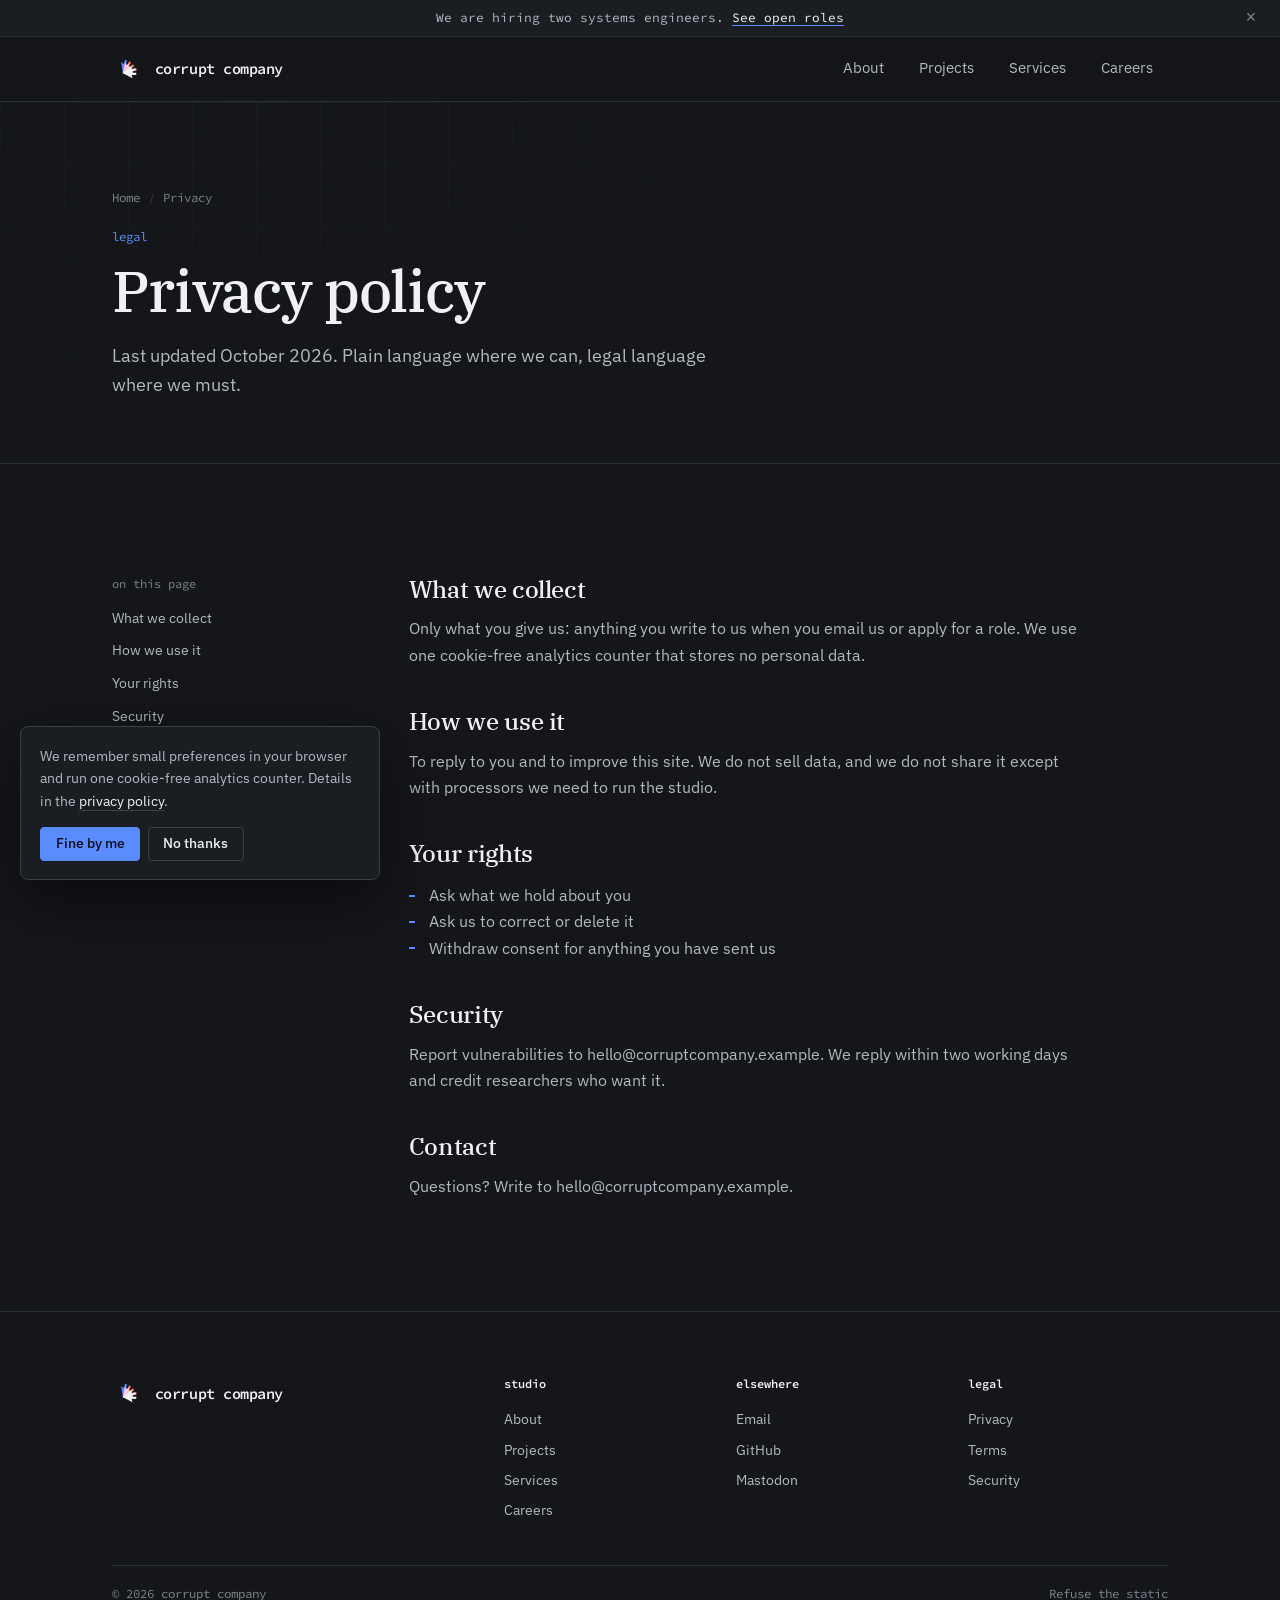
<file: privacy.html>
<!DOCTYPE html>
<html lang="en">
<head>
<meta charset="utf-8">
<meta name="viewport" content="width=device-width, initial-scale=1, viewport-fit=cover">
<title>Privacy policy | corrupt company</title>
<meta name="description" content="Privacy policy for corrupt company.">
<meta name="theme-color" content="#14161a">
<meta property="og:title" content="Privacy policy | corrupt company">
<meta property="og:description" content="Privacy policy for corrupt company.">
<link rel="preconnect" href="https://fonts.googleapis.com">
<link rel="preconnect" href="https://fonts.gstatic.com" crossorigin>
<link rel="stylesheet" href="https://fonts.googleapis.com/css2?family=IBM+Plex+Sans:wght@400;500&family=IBM+Plex+Serif:wght@400;500;600&family=Source+Code+Pro:wght@400;600&display=swap">
<link rel="icon" type="image/svg+xml" href="assets/favicon.svg">
<link rel="stylesheet" href="css/global.css">
<link rel="stylesheet" href="css/privacy.css">
</head>
<body>
<a class="skip-link" href="#main">Skip to content</a>

<div class="announcement">
  <span>We are hiring two systems engineers. <a href="careers.html">See open roles</a></span>
  <button type="button" aria-label="Dismiss announcement">&times;</button>
</div>

<header class="site">
  <div class="wrapper header-bar">
    <a href="index.html" class="logo" aria-label="corrupt company, home"><img src="assets/fan.svg" alt="" decoding="async">corrupt company</a>
    <div class="header-actions">
      <nav class="main" aria-label="Primary">
        <a href="index.html">About</a>
      <a href="projects.html">Projects</a>
      <a href="services.html">Services</a>
      <a href="careers.html">Careers</a>
      </nav>
      <button class="menu-button" type="button" aria-label="Menu" aria-expanded="false"><span></span></button>
    </div>
  </div>
</header>

<main id="main">
  <div class="page-header">
    <div class="wrapper">
      <ol class="breadcrumbs" aria-label="Breadcrumb"><li><a href="index.html">Home</a></li><li>Privacy</li></ol>
      <span class="tag" style="display:block;margin-top:1.5rem">legal</span>
      <h1>Privacy policy</h1>
      <p class="lede">Last updated October 2026. Plain language where we can, legal language where we must.</p>
    </div>
  </div>

  <section>
    <div class="wrapper legal-document">
      <nav class="table-of-contents" aria-label="On this page"><h4>on this page</h4><a href="#collect">What we collect</a><a href="#use">How we use it</a><a href="#rights">Your rights</a><a href="#security">Security</a><a href="#contact">Contact</a></nav>
      <div class="document">
        <h2 id="collect">What we collect</h2>
        <p>Only what you give us: anything you write to us when you email us or apply for a role. We use one cookie-free analytics counter that stores no personal data.</p>
        <h2 id="use">How we use it</h2>
        <p>To reply to you and to improve this site. We do not sell data, and we do not share it except with processors we need to run the studio.</p>
        <h2 id="rights">Your rights</h2>
        <ul><li>Ask what we hold about you</li><li>Ask us to correct or delete it</li><li>Withdraw consent for anything you have sent us</li></ul>
        <h2 id="security">Security</h2>
        <p>Report vulnerabilities to hello@corruptcompany.example. We reply within two working days and credit researchers who want it.</p>
        <h2 id="contact">Contact</h2>
        <p>Questions? Write to hello@corruptcompany.example.</p>
      </div>
    </div>
  </section>
</main>

<footer class="site">
  <div class="wrapper">
    <div class="footer-grid">
      <div>
        <a href="index.html" class="logo"><img src="assets/fan.svg" alt="" decoding="async">corrupt company</a>
      </div>
      <div><h4>studio</h4><a href="index.html">About</a><a href="projects.html">Projects</a><a href="services.html">Services</a><a href="careers.html">Careers</a></div>
      <div><h4>elsewhere</h4><a href="mailto:hello@corruptcompany.example">Email</a><a href="#">GitHub</a><a href="#">Mastodon</a></div>
      <div><h4>legal</h4><a href="privacy.html">Privacy</a><a href="terms.html">Terms</a><a href="privacy.html#security">Security</a></div>
    </div>
    <div class="legal">
      <span>&copy; <span data-year>2026</span> corrupt company</span>
      <span>Refuse the static</span>
    </div>
  </div>
</footer>

<div class="cookie" role="dialog" aria-label="Cookie notice">
  <p>We remember small preferences in your browser and run one cookie-free analytics counter. Details in the <a href="privacy.html">privacy policy</a>.</p>
  <div>
    <button class="button primary small" type="button" data-choice="ok">Fine by me</button>
    <button class="button small" type="button" data-choice="no">No thanks</button>
  </div>
</div>

<button class="back-to-top" type="button" aria-label="Back to top">&uarr;</button>

<script src="js/main.js" defer></script>
</body>
</html>
</file>
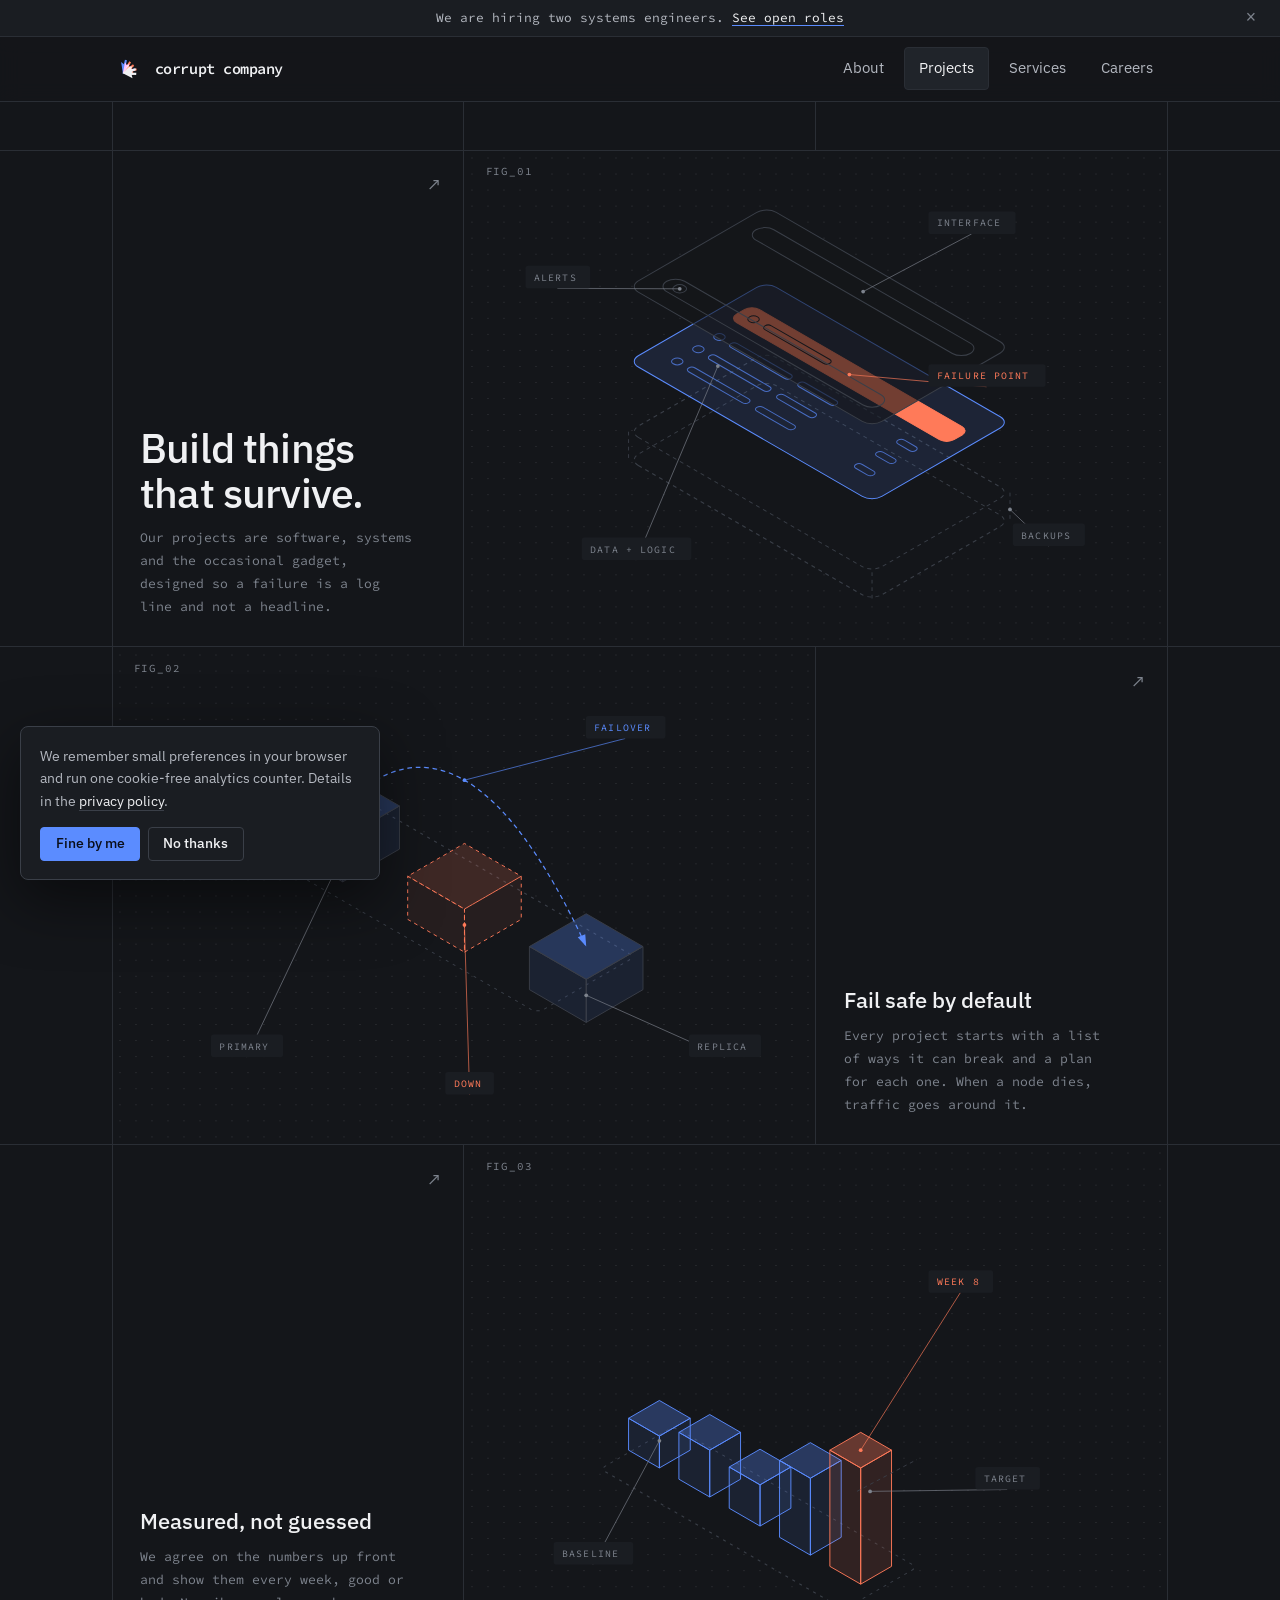
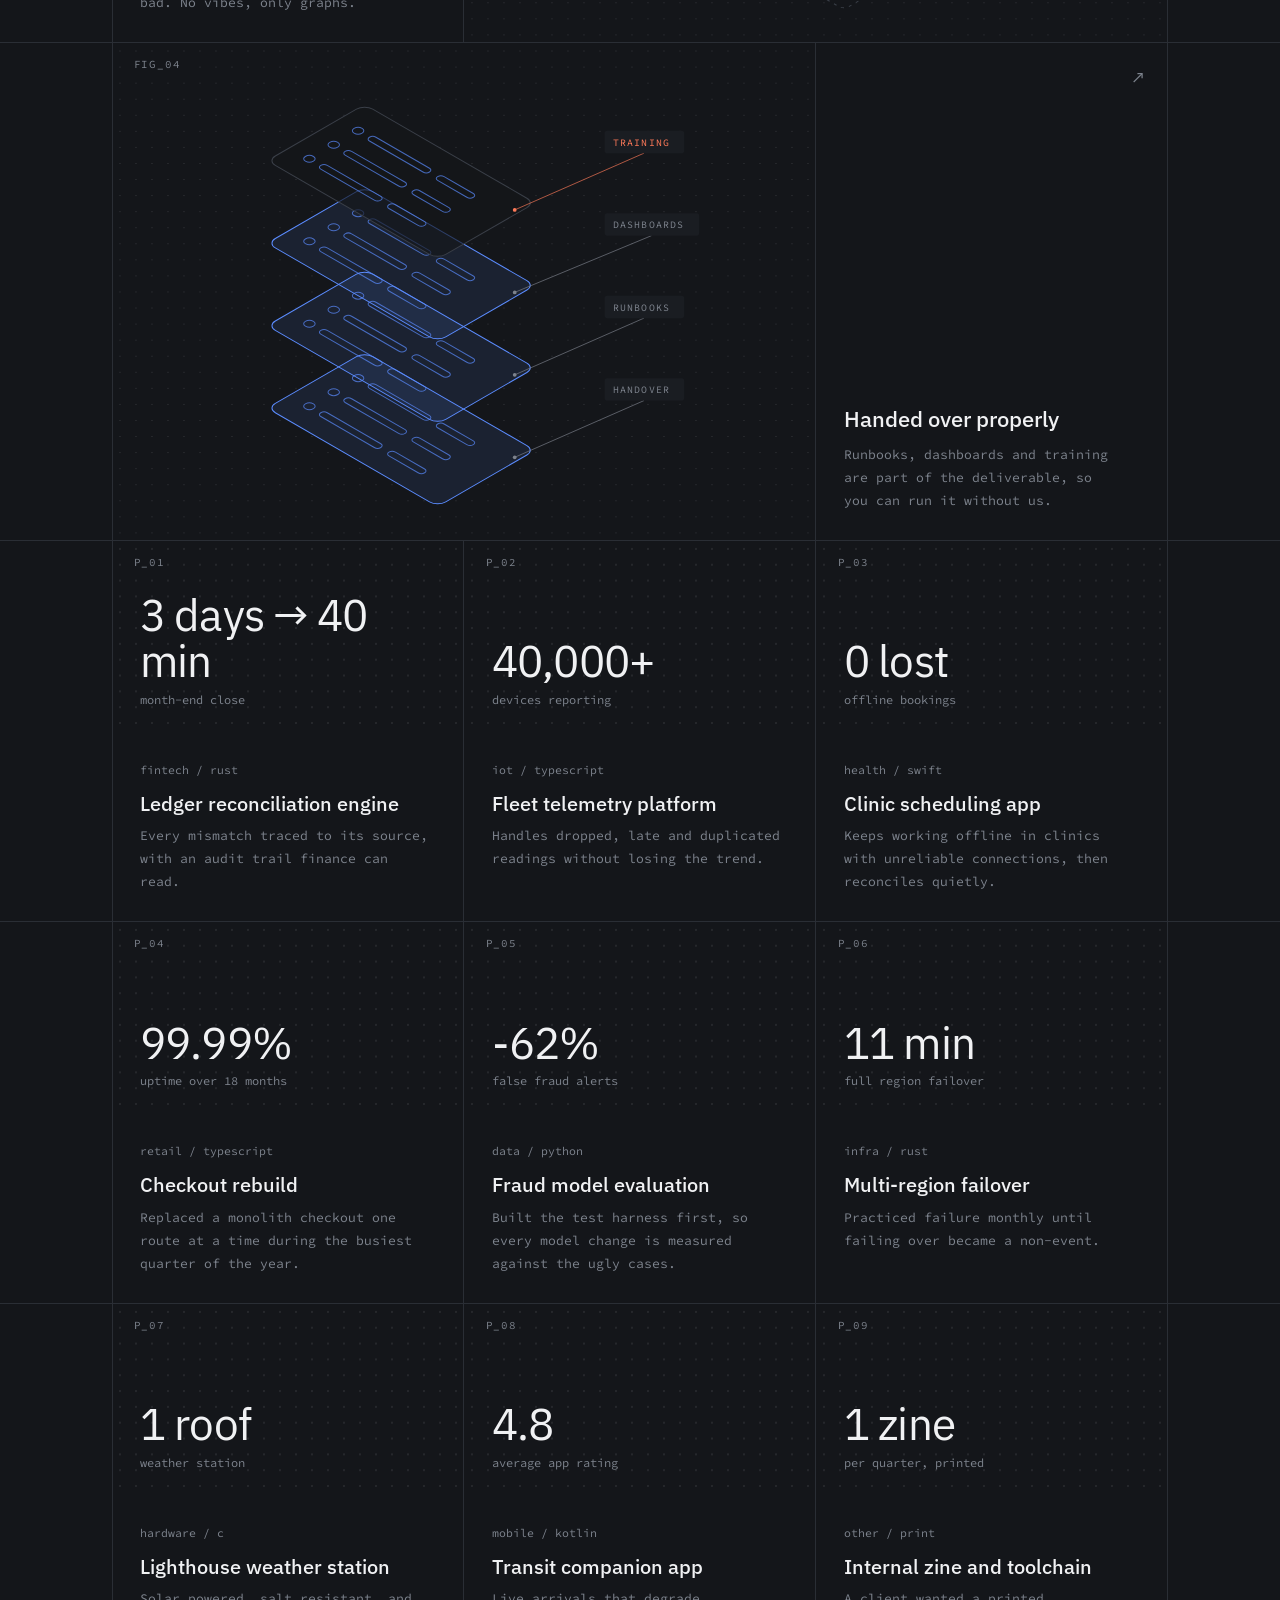
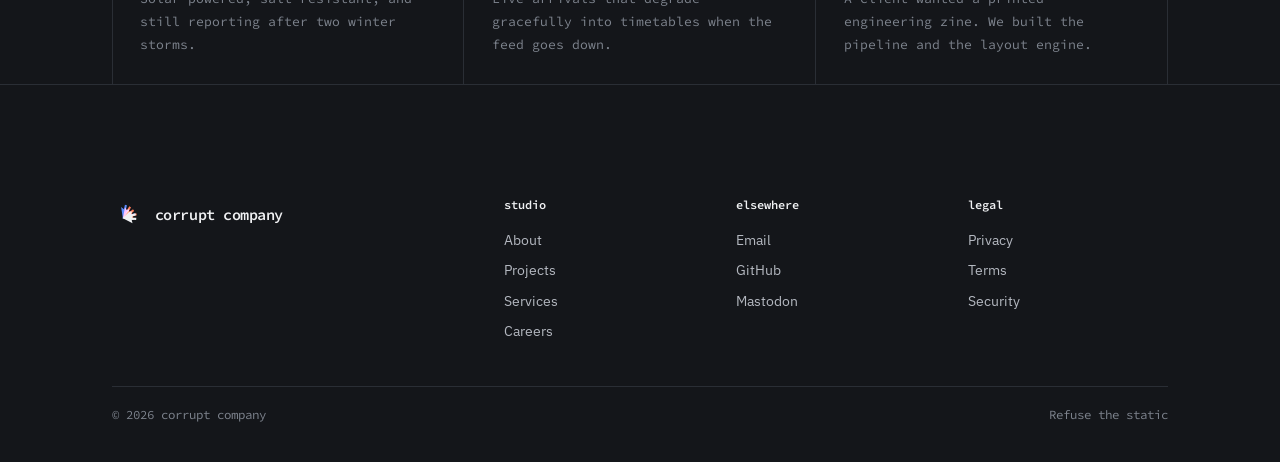
<file: projects.html>
<!DOCTYPE html>
<html lang="en">
<head>
<meta charset="utf-8">
<meta name="viewport" content="width=device-width, initial-scale=1, viewport-fit=cover">
<title>Projects | corrupt company</title>
<meta name="description" content="Selected software, systems and hardware projects from corrupt company.">
<meta name="theme-color" content="#14161a">
<meta property="og:title" content="Projects | corrupt company">
<meta property="og:description" content="Selected software, systems and hardware projects from corrupt company.">
<link rel="preconnect" href="https://fonts.googleapis.com">
<link rel="preconnect" href="https://fonts.gstatic.com" crossorigin>
<link rel="stylesheet" href="https://fonts.googleapis.com/css2?family=IBM+Plex+Sans:wght@400;500&family=IBM+Plex+Serif:wght@400;500;600&family=Source+Code+Pro:wght@400;600&display=swap">
<link rel="icon" type="image/svg+xml" href="assets/favicon.svg">
<link rel="stylesheet" href="css/global.css">
<link rel="stylesheet" href="css/projects.css">
</head>
<body>
<a class="skip-link" href="#main">Skip to content</a>

<div class="announcement">
  <span>We are hiring two systems engineers. <a href="careers.html">See open roles</a></span>
  <button type="button" aria-label="Dismiss announcement">&times;</button>
</div>

<header class="site">
  <div class="wrapper header-bar">
    <a href="index.html" class="logo" aria-label="corrupt company, home"><img src="assets/fan.svg" alt="" decoding="async">corrupt company</a>
    <div class="header-actions">
      <nav class="main" aria-label="Primary">
        <a href="index.html">About</a>
      <a href="projects.html" aria-current="page">Projects</a>
      <a href="services.html">Services</a>
      <a href="careers.html">Careers</a>
      </nav>
      <button class="menu-button" type="button" aria-label="Menu" aria-expanded="false"><span></span></button>
    </div>
  </div>
</header>

<main id="main">

  <section class="blueprint-section">
    <div class="wrapper"><div class="blueprint"><div class="blueprint-guides" aria-hidden="true"><i></i><i></i><i></i></div>
      <a class="blueprint-cell blueprint-text cell-heading" href="#all-projects"><span class="corner-arrow" aria-hidden="true">&#8599;</span>
        <h1>Build things that survive.</h1>
        <p>Our projects are software, systems and the occasional gadget, designed so a failure is a log line and not a headline.</p>
      </a>
      <div class="blueprint-cell blueprint-figure cell-figure-1"><span class="figure-label">FIG_01</span><svg viewBox="0 0 700 480" role="img" aria-label="Exploded isometric diagram of a project: interface, data and logic, backups, and the failure point" preserveAspectRatio="xMidYMid meet"><g transform="matrix(.866 .5 .866 -.5 150 120)"><rect width="300" height="170" rx="12" fill="#14161a"/></g><g transform="matrix(.866 .5 .866 -.5 150 200)"><rect width="300" height="170" rx="12" fill="#14161a"/></g><g transform="matrix(.866 .5 .866 -.5 150 275)"><rect width="300" height="170" rx="12" fill="#14161a"/></g><g transform="matrix(.866 .5 .866 -.5 150 305)"><rect width="300" height="170" rx="12" fill="#14161a"/></g><g transform="matrix(.866 .5 .866 -.5 150 305)"><rect width="300" height="170" rx="12" fill="none" stroke="#3a3f48" stroke-width="1" stroke-dasharray="4 4" vector-effect="non-scaling-stroke"/></g><line x1="150.0" y1="275.0" x2="150.0" y2="305.0" stroke="#3a3f48" stroke-width="1" stroke-dasharray="4 4"/><line x1="409.8" y1="425.0" x2="409.8" y2="455.0" stroke="#3a3f48" stroke-width="1" stroke-dasharray="4 4"/><line x1="557.0" y1="340.0" x2="557.0" y2="370.0" stroke="#3a3f48" stroke-width="1" stroke-dasharray="4 4"/><g transform="matrix(.866 .5 .866 -.5 150 275)"><rect width="300" height="170" rx="12" fill="none" stroke="#3a3f48" stroke-width="1" stroke-dasharray="4 4" vector-effect="non-scaling-stroke"/></g><g transform="matrix(.866 .5 .866 -.5 150 200)"><rect width="300" height="170" rx="12" fill="rgba(91,140,255,.12)" stroke="#5b8cff" stroke-width="1" vector-effect="non-scaling-stroke"/><circle cx="30" cy="82" r="5" fill="none" stroke="#5b8cff" stroke-opacity="0.7" stroke-width="1" vector-effect="non-scaling-stroke"/><rect x="44" y="78" width="74" height="8" rx="4" fill="none" stroke="#5b8cff" stroke-opacity="0.7" stroke-width="1" vector-effect="non-scaling-stroke"/><rect x="128" y="78" width="46" height="8" rx="4" fill="none" stroke="#5b8cff" stroke-opacity="0.7" stroke-width="1" vector-effect="non-scaling-stroke"/><rect x="250" y="78" width="22" height="8" rx="4" fill="none" stroke="#5b8cff" stroke-opacity="0.7" stroke-width="1" vector-effect="non-scaling-stroke"/><circle cx="30" cy="56" r="5" fill="none" stroke="#5b8cff" stroke-opacity="0.7" stroke-width="1" vector-effect="non-scaling-stroke"/><rect x="44" y="52" width="74" height="8" rx="4" fill="none" stroke="#5b8cff" stroke-opacity="0.7" stroke-width="1" vector-effect="non-scaling-stroke"/><rect x="128" y="52" width="46" height="8" rx="4" fill="none" stroke="#5b8cff" stroke-opacity="0.7" stroke-width="1" vector-effect="non-scaling-stroke"/><rect x="250" y="52" width="22" height="8" rx="4" fill="none" stroke="#5b8cff" stroke-opacity="0.7" stroke-width="1" vector-effect="non-scaling-stroke"/><circle cx="30" cy="30" r="5" fill="none" stroke="#5b8cff" stroke-opacity="0.7" stroke-width="1" vector-effect="non-scaling-stroke"/><rect x="44" y="26" width="74" height="8" rx="4" fill="none" stroke="#5b8cff" stroke-opacity="0.7" stroke-width="1" vector-effect="non-scaling-stroke"/><rect x="128" y="26" width="46" height="8" rx="4" fill="none" stroke="#5b8cff" stroke-opacity="0.7" stroke-width="1" vector-effect="non-scaling-stroke"/><rect x="250" y="26" width="22" height="8" rx="4" fill="none" stroke="#5b8cff" stroke-opacity="0.7" stroke-width="1" vector-effect="non-scaling-stroke"/><rect x="16" y="108" width="268" height="28" rx="9" fill="#ff7a59" stroke="#ff7a59" stroke-opacity="1" stroke-width="1" vector-effect="non-scaling-stroke"/><circle cx="32" cy="122" r="5" fill="none" stroke="#14161a" stroke-opacity="1" stroke-width="1" vector-effect="non-scaling-stroke"/><rect x="46" y="118" width="80" height="8" rx="4" fill="none" stroke="#14161a" stroke-opacity="1" stroke-width="1" vector-effect="non-scaling-stroke"/></g><g transform="matrix(.866 .5 .866 -.5 150 120)"><rect width="300" height="170" rx="12" fill="rgba(20,22,26,.6)" stroke="#3a3f48" stroke-width="1" vector-effect="non-scaling-stroke"/><rect x="18" y="128" width="264" height="22" rx="11" fill="none" stroke="#3a3f48" stroke-opacity="1" stroke-width="1" vector-effect="non-scaling-stroke"/><rect x="18" y="18" width="264" height="22" rx="11" fill="none" stroke="#3a3f48" stroke-opacity="1" stroke-width="1" vector-effect="non-scaling-stroke"/><circle cx="34" cy="29" r="6" fill="none" stroke="#3a3f48" stroke-opacity="1" stroke-width="1" vector-effect="non-scaling-stroke"/></g><circle cx="400.3" cy="125.5" r="2" fill="#7d838d"/><line x1="400.3" y1="125.5" x2="516" y2="64" stroke="#7d838d" stroke-opacity=".7" stroke-width="1"/><rect x="470" y="40" width="93" height="24" rx="3" fill="#1a1d22"/><text x="479" y="56" fill="#7d838d" font-family="Source Code Pro, ui-monospace, monospace" font-size="10.5" letter-spacing="1.2">INTERFACE</text><circle cx="204.6" cy="122.5" r="2" fill="#7d838d"/><line x1="204.6" y1="122.5" x2="74" y2="122" stroke="#7d838d" stroke-opacity=".7" stroke-width="1"/><rect x="40" y="98" width="69" height="24" rx="3" fill="#1a1d22"/><text x="49" y="114" fill="#7d838d" font-family="Source Code Pro, ui-monospace, monospace" font-size="10.5" letter-spacing="1.2">ALERTS</text><circle cx="385.6" cy="214.0" r="2" fill="#ff7a59"/><line x1="385.6" y1="214.0" x2="532" y2="227" stroke="#ff7a59" stroke-opacity=".7" stroke-width="1"/><rect x="470" y="203" width="125" height="24" rx="3" fill="#1a1d22"/><text x="479" y="219" fill="#ff7a59" font-family="Source Code Pro, ui-monospace, monospace" font-size="10.5" letter-spacing="1.2">FAILURE POINT</text><circle cx="245.3" cy="205.0" r="2" fill="#7d838d"/><line x1="245.3" y1="205.0" x2="158" y2="412" stroke="#7d838d" stroke-opacity=".7" stroke-width="1"/><rect x="100" y="388" width="117" height="24" rx="3" fill="#1a1d22"/><text x="109" y="404" fill="#7d838d" font-family="Source Code Pro, ui-monospace, monospace" font-size="10.5" letter-spacing="1.2">DATA + LOGIC</text><circle cx="557.0" cy="358.0" r="2" fill="#7d838d"/><line x1="557.0" y1="358.0" x2="598" y2="397" stroke="#7d838d" stroke-opacity=".7" stroke-width="1"/><rect x="560" y="373" width="77" height="24" rx="3" fill="#1a1d22"/><text x="569" y="389" fill="#7d838d" font-family="Source Code Pro, ui-monospace, monospace" font-size="10.5" letter-spacing="1.2">BACKUPS</text></svg></div>
      <div class="blueprint-cell blueprint-figure cell-figure-2"><span class="figure-label">FIG_02</span><svg viewBox="0 0 700 480" role="img" aria-label="Isometric diagram of three servers where the middle one is down and traffic fails over around it" preserveAspectRatio="xMidYMid meet"><polygon points="160.0,144.0 220.6,179.0 281.2,144.0 220.6,109.0" fill="#14161a" stroke="#14161a" stroke-opacity="1" stroke-width="1" stroke-linejoin="round"/><polygon points="160.0,190.0 220.6,225.0 220.6,179.0 160.0,144.0" fill="#14161a" stroke="#14161a" stroke-opacity="1" stroke-width="1" stroke-linejoin="round"/><polygon points="220.6,225.0 281.2,190.0 281.2,144.0 220.6,179.0" fill="#14161a" stroke="#14161a" stroke-opacity="1" stroke-width="1" stroke-linejoin="round"/><polygon points="289.9,219.0 350.5,254.0 411.1,219.0 350.5,184.0" fill="#14161a" stroke="#14161a" stroke-opacity="1" stroke-width="1" stroke-linejoin="round"/><polygon points="289.9,265.0 350.5,300.0 350.5,254.0 289.9,219.0" fill="#14161a" stroke="#14161a" stroke-opacity="1" stroke-width="1" stroke-linejoin="round"/><polygon points="350.5,300.0 411.1,265.0 411.1,219.0 350.5,254.0" fill="#14161a" stroke="#14161a" stroke-opacity="1" stroke-width="1" stroke-linejoin="round"/><polygon points="419.8,294.0 480.4,329.0 541.0,294.0 480.4,259.0" fill="#14161a" stroke="#14161a" stroke-opacity="1" stroke-width="1" stroke-linejoin="round"/><polygon points="419.8,340.0 480.4,375.0 480.4,329.0 419.8,294.0" fill="#14161a" stroke="#14161a" stroke-opacity="1" stroke-width="1" stroke-linejoin="round"/><polygon points="480.4,375.0 541.0,340.0 541.0,294.0 480.4,329.0" fill="#14161a" stroke="#14161a" stroke-opacity="1" stroke-width="1" stroke-linejoin="round"/><g transform="matrix(.866 .5 .866 -.5 116.7 185.0)"><rect width="360" height="120" rx="8" fill="#14161a"/></g><g transform="matrix(.866 .5 .866 -.5 116.7 185.0)"><rect width="360" height="120" rx="8" fill="none" stroke="#3a3f48" stroke-width="1" stroke-dasharray="3 5" vector-effect="non-scaling-stroke"/></g><polygon points="160.0,144.0 220.6,179.0 281.2,144.0 220.6,109.0" fill="rgba(91,140,255,.28)" stroke="#3a3f48" stroke-opacity="1" stroke-width="1" stroke-linejoin="round"/><polygon points="160.0,190.0 220.6,225.0 220.6,179.0 160.0,144.0" fill="rgba(91,140,255,.1)" stroke="#3a3f48" stroke-opacity="1" stroke-width="1" stroke-linejoin="round"/><polygon points="220.6,225.0 281.2,190.0 281.2,144.0 220.6,179.0" fill="rgba(91,140,255,.1)" stroke="#3a3f48" stroke-opacity="1" stroke-width="1" stroke-linejoin="round"/><polygon points="289.9,219.0 350.5,254.0 411.1,219.0 350.5,184.0" fill="rgba(255,122,89,.18)" stroke="#ff7a59" stroke-opacity="1" stroke-width="1" stroke-linejoin="round" stroke-dasharray="4 4"/><polygon points="289.9,265.0 350.5,300.0 350.5,254.0 289.9,219.0" fill="rgba(255,122,89,.08)" stroke="#ff7a59" stroke-opacity="1" stroke-width="1" stroke-linejoin="round" stroke-dasharray="4 4"/><polygon points="350.5,300.0 411.1,265.0 411.1,219.0 350.5,254.0" fill="rgba(255,122,89,.08)" stroke="#ff7a59" stroke-opacity="1" stroke-width="1" stroke-linejoin="round" stroke-dasharray="4 4"/><polygon points="419.8,294.0 480.4,329.0 541.0,294.0 480.4,259.0" fill="rgba(91,140,255,.28)" stroke="#3a3f48" stroke-opacity="1" stroke-width="1" stroke-linejoin="round"/><polygon points="419.8,340.0 480.4,375.0 480.4,329.0 419.8,294.0" fill="rgba(91,140,255,.1)" stroke="#3a3f48" stroke-opacity="1" stroke-width="1" stroke-linejoin="round"/><polygon points="480.4,375.0 541.0,340.0 541.0,294.0 480.4,329.0" fill="rgba(91,140,255,.1)" stroke="#3a3f48" stroke-opacity="1" stroke-width="1" stroke-linejoin="round"/><path d="M220.6 144.0 Q350.5 14.0 480.4 294.0" fill="none" stroke="#5b8cff" stroke-width="1.3" stroke-dasharray="5 4"/><polygon points="480.4,294.0 471.4,284.0 479.4,281.0" fill="#5b8cff"/><circle cx="220.6" cy="196.0" r="2" fill="#7d838d"/><line x1="220.6" y1="196.0" x2="118" y2="412" stroke="#7d838d" stroke-opacity=".7" stroke-width="1"/><rect x="80" y="388" width="77" height="24" rx="3" fill="#1a1d22"/><text x="89" y="404" fill="#7d838d" font-family="Source Code Pro, ui-monospace, monospace" font-size="10.5" letter-spacing="1.2">PRIMARY</text><circle cx="350.5" cy="271.0" r="2" fill="#ff7a59"/><line x1="350.5" y1="271.0" x2="356" y2="452" stroke="#ff7a59" stroke-opacity=".7" stroke-width="1"/><rect x="330" y="428" width="52" height="24" rx="3" fill="#1a1d22"/><text x="339" y="444" fill="#ff7a59" font-family="Source Code Pro, ui-monospace, monospace" font-size="10.5" letter-spacing="1.2">DOWN</text><circle cx="480.4" cy="346.0" r="2" fill="#7d838d"/><line x1="480.4" y1="346.0" x2="628" y2="412" stroke="#7d838d" stroke-opacity=".7" stroke-width="1"/><rect x="590" y="388" width="77" height="24" rx="3" fill="#1a1d22"/><text x="599" y="404" fill="#7d838d" font-family="Source Code Pro, ui-monospace, monospace" font-size="10.5" letter-spacing="1.2">REPLICA</text><circle cx="350.5" cy="116.5" r="2" fill="#5b8cff"/><line x1="350.5" y1="116.5" x2="522" y2="72" stroke="#5b8cff" stroke-opacity=".7" stroke-width="1"/><rect x="480" y="48" width="85" height="24" rx="3" fill="#1a1d22"/><text x="489" y="64" fill="#5b8cff" font-family="Source Code Pro, ui-monospace, monospace" font-size="10.5" letter-spacing="1.2">FAILOVER</text></svg></div>
      <a class="blueprint-cell blueprint-text cell-text-2" href="services.html"><span class="corner-arrow" aria-hidden="true">&#8599;</span><h3>Fail safe by default</h3><p>Every project starts with a list of ways it can break and a plan for each one. When a node dies, traffic goes around it.</p></a>
      <a class="blueprint-cell blueprint-text cell-text-3" href="services.html"><span class="corner-arrow" aria-hidden="true">&#8599;</span><h3>Measured, not guessed</h3><p>We agree on the numbers up front and show them every week, good or bad. No vibes, only graphs.</p></a>
      <div class="blueprint-cell blueprint-figure cell-figure-3"><span class="figure-label">FIG_03</span><svg viewBox="0 0 700 480" role="img" aria-label="Isometric bar chart of metrics improving week over week" preserveAspectRatio="xMidYMid meet"><polygon points="150.0,266.0 182.9,285.0 215.8,266.0 182.9,247.0" fill="#14161a" stroke="#14161a" stroke-opacity="1" stroke-width="1" stroke-linejoin="round"/><polygon points="150.0,300.0 182.9,319.0 182.9,285.0 150.0,266.0" fill="#14161a" stroke="#14161a" stroke-opacity="1" stroke-width="1" stroke-linejoin="round"/><polygon points="182.9,319.0 215.8,300.0 215.8,266.0 182.9,285.0" fill="#14161a" stroke="#14161a" stroke-opacity="1" stroke-width="1" stroke-linejoin="round"/><polygon points="203.7,281.0 236.6,300.0 269.5,281.0 236.6,262.0" fill="#14161a" stroke="#14161a" stroke-opacity="1" stroke-width="1" stroke-linejoin="round"/><polygon points="203.7,331.0 236.6,350.0 236.6,300.0 203.7,281.0" fill="#14161a" stroke="#14161a" stroke-opacity="1" stroke-width="1" stroke-linejoin="round"/><polygon points="236.6,350.0 269.5,331.0 269.5,281.0 236.6,300.0" fill="#14161a" stroke="#14161a" stroke-opacity="1" stroke-width="1" stroke-linejoin="round"/><polygon points="257.4,318.0 290.3,337.0 323.2,318.0 290.3,299.0" fill="#14161a" stroke="#14161a" stroke-opacity="1" stroke-width="1" stroke-linejoin="round"/><polygon points="257.4,362.0 290.3,381.0 290.3,337.0 257.4,318.0" fill="#14161a" stroke="#14161a" stroke-opacity="1" stroke-width="1" stroke-linejoin="round"/><polygon points="290.3,381.0 323.2,362.0 323.2,318.0 290.3,337.0" fill="#14161a" stroke="#14161a" stroke-opacity="1" stroke-width="1" stroke-linejoin="round"/><polygon points="311.1,311.0 344.0,330.0 376.9,311.0 344.0,292.0" fill="#14161a" stroke="#14161a" stroke-opacity="1" stroke-width="1" stroke-linejoin="round"/><polygon points="311.1,393.0 344.0,412.0 344.0,330.0 311.1,311.0" fill="#14161a" stroke="#14161a" stroke-opacity="1" stroke-width="1" stroke-linejoin="round"/><polygon points="344.0,412.0 376.9,393.0 376.9,311.0 344.0,330.0" fill="#14161a" stroke="#14161a" stroke-opacity="1" stroke-width="1" stroke-linejoin="round"/><polygon points="364.8,300.0 397.7,319.0 430.6,300.0 397.7,281.0" fill="#14161a" stroke="#14161a" stroke-opacity="1" stroke-width="1" stroke-linejoin="round"/><polygon points="364.8,424.0 397.7,443.0 397.7,319.0 364.8,300.0" fill="#14161a" stroke="#14161a" stroke-opacity="1" stroke-width="1" stroke-linejoin="round"/><polygon points="397.7,443.0 430.6,424.0 430.6,300.0 397.7,319.0" fill="#14161a" stroke="#14161a" stroke-opacity="1" stroke-width="1" stroke-linejoin="round"/><g transform="matrix(.866 .5 .866 -.5 120 320)"><rect width="300" height="90" rx="6" fill="#14161a"/></g><g transform="matrix(.866 .5 .866 -.5 120 320)"><rect width="300" height="90" rx="6" fill="none" stroke="#3a3f48" stroke-width="1" stroke-dasharray="3 5" vector-effect="non-scaling-stroke"/></g><polygon points="150.0,266.0 182.9,285.0 215.8,266.0 182.9,247.0" fill="rgba(91,140,255,.3)" stroke="#5b8cff" stroke-opacity="1" stroke-width="1" stroke-linejoin="round"/><polygon points="150.0,300.0 182.9,319.0 182.9,285.0 150.0,266.0" fill="rgba(91,140,255,.1)" stroke="#5b8cff" stroke-opacity="1" stroke-width="1" stroke-linejoin="round"/><polygon points="182.9,319.0 215.8,300.0 215.8,266.0 182.9,285.0" fill="rgba(91,140,255,.1)" stroke="#5b8cff" stroke-opacity="1" stroke-width="1" stroke-linejoin="round"/><polygon points="203.7,281.0 236.6,300.0 269.5,281.0 236.6,262.0" fill="rgba(91,140,255,.3)" stroke="#5b8cff" stroke-opacity="1" stroke-width="1" stroke-linejoin="round"/><polygon points="203.7,331.0 236.6,350.0 236.6,300.0 203.7,281.0" fill="rgba(91,140,255,.1)" stroke="#5b8cff" stroke-opacity="1" stroke-width="1" stroke-linejoin="round"/><polygon points="236.6,350.0 269.5,331.0 269.5,281.0 236.6,300.0" fill="rgba(91,140,255,.1)" stroke="#5b8cff" stroke-opacity="1" stroke-width="1" stroke-linejoin="round"/><polygon points="257.4,318.0 290.3,337.0 323.2,318.0 290.3,299.0" fill="rgba(91,140,255,.3)" stroke="#5b8cff" stroke-opacity="1" stroke-width="1" stroke-linejoin="round"/><polygon points="257.4,362.0 290.3,381.0 290.3,337.0 257.4,318.0" fill="rgba(91,140,255,.1)" stroke="#5b8cff" stroke-opacity="1" stroke-width="1" stroke-linejoin="round"/><polygon points="290.3,381.0 323.2,362.0 323.2,318.0 290.3,337.0" fill="rgba(91,140,255,.1)" stroke="#5b8cff" stroke-opacity="1" stroke-width="1" stroke-linejoin="round"/><polygon points="311.1,311.0 344.0,330.0 376.9,311.0 344.0,292.0" fill="rgba(91,140,255,.3)" stroke="#5b8cff" stroke-opacity="1" stroke-width="1" stroke-linejoin="round"/><polygon points="311.1,393.0 344.0,412.0 344.0,330.0 311.1,311.0" fill="rgba(91,140,255,.1)" stroke="#5b8cff" stroke-opacity="1" stroke-width="1" stroke-linejoin="round"/><polygon points="344.0,412.0 376.9,393.0 376.9,311.0 344.0,330.0" fill="rgba(91,140,255,.1)" stroke="#5b8cff" stroke-opacity="1" stroke-width="1" stroke-linejoin="round"/><polygon points="364.8,300.0 397.7,319.0 430.6,300.0 397.7,281.0" fill="rgba(255,122,89,.35)" stroke="#ff7a59" stroke-opacity="1" stroke-width="1" stroke-linejoin="round"/><polygon points="364.8,424.0 397.7,443.0 397.7,319.0 364.8,300.0" fill="rgba(255,122,89,.12)" stroke="#ff7a59" stroke-opacity="1" stroke-width="1" stroke-linejoin="round"/><polygon points="397.7,443.0 430.6,424.0 430.6,300.0 397.7,319.0" fill="rgba(255,122,89,.12)" stroke="#ff7a59" stroke-opacity="1" stroke-width="1" stroke-linejoin="round"/><line x1="393.7" y1="344.0" x2="457.7" y2="310.0" stroke="#3a3f48" stroke-width="1" stroke-dasharray="4 4"/><circle cx="182.9" cy="290.0" r="2" fill="#7d838d"/><line x1="182.9" y1="290.0" x2="112" y2="422" stroke="#7d838d" stroke-opacity=".7" stroke-width="1"/><rect x="70" y="398" width="85" height="24" rx="3" fill="#1a1d22"/><text x="79" y="414" fill="#7d838d" font-family="Source Code Pro, ui-monospace, monospace" font-size="10.5" letter-spacing="1.2">BASELINE</text><circle cx="397.7" cy="300.0" r="2" fill="#ff7a59"/><line x1="397.7" y1="300.0" x2="504" y2="132" stroke="#ff7a59" stroke-opacity=".7" stroke-width="1"/><rect x="470" y="108" width="69" height="24" rx="3" fill="#1a1d22"/><text x="479" y="124" fill="#ff7a59" font-family="Source Code Pro, ui-monospace, monospace" font-size="10.5" letter-spacing="1.2">WEEK 8</text><circle cx="407.7" cy="344.0" r="2" fill="#7d838d"/><line x1="407.7" y1="344.0" x2="554" y2="342" stroke="#7d838d" stroke-opacity=".7" stroke-width="1"/><rect x="520" y="318" width="69" height="24" rx="3" fill="#1a1d22"/><text x="529" y="334" fill="#7d838d" font-family="Source Code Pro, ui-monospace, monospace" font-size="10.5" letter-spacing="1.2">TARGET</text></svg></div>
      <div class="blueprint-cell blueprint-figure cell-figure-4"><span class="figure-label">FIG_04</span><svg viewBox="0 0 700 480" role="img" aria-label="Exploded stack of handover documents: training, dashboards, runbooks and the handover itself" preserveAspectRatio="xMidYMid meet"><g transform="matrix(.866 .5 .866 -.5 140 100)"><rect width="210" height="120" rx="10" fill="#14161a"/></g><g transform="matrix(.866 .5 .866 -.5 140 188)"><rect width="210" height="120" rx="10" fill="#14161a"/></g><g transform="matrix(.866 .5 .866 -.5 140 276)"><rect width="210" height="120" rx="10" fill="#14161a"/></g><g transform="matrix(.866 .5 .866 -.5 140 364)"><rect width="210" height="120" rx="10" fill="#14161a"/></g><g transform="matrix(.866 .5 .866 -.5 140 364)"><rect width="210" height="120" rx="10" fill="rgba(91,140,255,.1)" stroke="#5b8cff" stroke-width="1" vector-effect="non-scaling-stroke"/><circle cx="24" cy="88" r="5" fill="none" stroke="#5b8cff" stroke-opacity="0.7" stroke-width="1" vector-effect="non-scaling-stroke"/><rect x="38" y="84" width="74" height="8" rx="4" fill="none" stroke="#5b8cff" stroke-opacity="0.7" stroke-width="1" vector-effect="non-scaling-stroke"/><rect x="122" y="84" width="44" height="8" rx="4" fill="none" stroke="#5b8cff" stroke-opacity="0.7" stroke-width="1" vector-effect="non-scaling-stroke"/><circle cx="24" cy="58" r="5" fill="none" stroke="#5b8cff" stroke-opacity="0.7" stroke-width="1" vector-effect="non-scaling-stroke"/><rect x="38" y="54" width="74" height="8" rx="4" fill="none" stroke="#5b8cff" stroke-opacity="0.7" stroke-width="1" vector-effect="non-scaling-stroke"/><rect x="122" y="54" width="44" height="8" rx="4" fill="none" stroke="#5b8cff" stroke-opacity="0.7" stroke-width="1" vector-effect="non-scaling-stroke"/><circle cx="24" cy="28" r="5" fill="none" stroke="#5b8cff" stroke-opacity="0.7" stroke-width="1" vector-effect="non-scaling-stroke"/><rect x="38" y="24" width="74" height="8" rx="4" fill="none" stroke="#5b8cff" stroke-opacity="0.7" stroke-width="1" vector-effect="non-scaling-stroke"/><rect x="122" y="24" width="44" height="8" rx="4" fill="none" stroke="#5b8cff" stroke-opacity="0.7" stroke-width="1" vector-effect="non-scaling-stroke"/></g><g transform="matrix(.866 .5 .866 -.5 140 276)"><rect width="210" height="120" rx="10" fill="rgba(91,140,255,.1)" stroke="#5b8cff" stroke-width="1" vector-effect="non-scaling-stroke"/><circle cx="24" cy="88" r="5" fill="none" stroke="#5b8cff" stroke-opacity="0.7" stroke-width="1" vector-effect="non-scaling-stroke"/><rect x="38" y="84" width="74" height="8" rx="4" fill="none" stroke="#5b8cff" stroke-opacity="0.7" stroke-width="1" vector-effect="non-scaling-stroke"/><rect x="122" y="84" width="44" height="8" rx="4" fill="none" stroke="#5b8cff" stroke-opacity="0.7" stroke-width="1" vector-effect="non-scaling-stroke"/><circle cx="24" cy="58" r="5" fill="none" stroke="#5b8cff" stroke-opacity="0.7" stroke-width="1" vector-effect="non-scaling-stroke"/><rect x="38" y="54" width="74" height="8" rx="4" fill="none" stroke="#5b8cff" stroke-opacity="0.7" stroke-width="1" vector-effect="non-scaling-stroke"/><rect x="122" y="54" width="44" height="8" rx="4" fill="none" stroke="#5b8cff" stroke-opacity="0.7" stroke-width="1" vector-effect="non-scaling-stroke"/><circle cx="24" cy="28" r="5" fill="none" stroke="#5b8cff" stroke-opacity="0.7" stroke-width="1" vector-effect="non-scaling-stroke"/><rect x="38" y="24" width="74" height="8" rx="4" fill="none" stroke="#5b8cff" stroke-opacity="0.7" stroke-width="1" vector-effect="non-scaling-stroke"/><rect x="122" y="24" width="44" height="8" rx="4" fill="none" stroke="#5b8cff" stroke-opacity="0.7" stroke-width="1" vector-effect="non-scaling-stroke"/></g><g transform="matrix(.866 .5 .866 -.5 140 188)"><rect width="210" height="120" rx="10" fill="rgba(91,140,255,.1)" stroke="#5b8cff" stroke-width="1" vector-effect="non-scaling-stroke"/><circle cx="24" cy="88" r="5" fill="none" stroke="#5b8cff" stroke-opacity="0.7" stroke-width="1" vector-effect="non-scaling-stroke"/><rect x="38" y="84" width="74" height="8" rx="4" fill="none" stroke="#5b8cff" stroke-opacity="0.7" stroke-width="1" vector-effect="non-scaling-stroke"/><rect x="122" y="84" width="44" height="8" rx="4" fill="none" stroke="#5b8cff" stroke-opacity="0.7" stroke-width="1" vector-effect="non-scaling-stroke"/><circle cx="24" cy="58" r="5" fill="none" stroke="#5b8cff" stroke-opacity="0.7" stroke-width="1" vector-effect="non-scaling-stroke"/><rect x="38" y="54" width="74" height="8" rx="4" fill="none" stroke="#5b8cff" stroke-opacity="0.7" stroke-width="1" vector-effect="non-scaling-stroke"/><rect x="122" y="54" width="44" height="8" rx="4" fill="none" stroke="#5b8cff" stroke-opacity="0.7" stroke-width="1" vector-effect="non-scaling-stroke"/><circle cx="24" cy="28" r="5" fill="none" stroke="#5b8cff" stroke-opacity="0.7" stroke-width="1" vector-effect="non-scaling-stroke"/><rect x="38" y="24" width="74" height="8" rx="4" fill="none" stroke="#5b8cff" stroke-opacity="0.7" stroke-width="1" vector-effect="non-scaling-stroke"/><rect x="122" y="24" width="44" height="8" rx="4" fill="none" stroke="#5b8cff" stroke-opacity="0.7" stroke-width="1" vector-effect="non-scaling-stroke"/></g><g transform="matrix(.866 .5 .866 -.5 140 100)"><rect width="210" height="120" rx="10" fill="rgba(20,22,26,.65)" stroke="#3a3f48" stroke-width="1" vector-effect="non-scaling-stroke"/><circle cx="24" cy="88" r="5" fill="none" stroke="#5b8cff" stroke-opacity="0.7" stroke-width="1" vector-effect="non-scaling-stroke"/><rect x="38" y="84" width="74" height="8" rx="4" fill="none" stroke="#5b8cff" stroke-opacity="0.7" stroke-width="1" vector-effect="non-scaling-stroke"/><rect x="122" y="84" width="44" height="8" rx="4" fill="none" stroke="#5b8cff" stroke-opacity="0.7" stroke-width="1" vector-effect="non-scaling-stroke"/><circle cx="24" cy="58" r="5" fill="none" stroke="#5b8cff" stroke-opacity="0.7" stroke-width="1" vector-effect="non-scaling-stroke"/><rect x="38" y="54" width="74" height="8" rx="4" fill="none" stroke="#5b8cff" stroke-opacity="0.7" stroke-width="1" vector-effect="non-scaling-stroke"/><rect x="122" y="54" width="44" height="8" rx="4" fill="none" stroke="#5b8cff" stroke-opacity="0.7" stroke-width="1" vector-effect="non-scaling-stroke"/><circle cx="24" cy="28" r="5" fill="none" stroke="#5b8cff" stroke-opacity="0.7" stroke-width="1" vector-effect="non-scaling-stroke"/><rect x="38" y="24" width="74" height="8" rx="4" fill="none" stroke="#5b8cff" stroke-opacity="0.7" stroke-width="1" vector-effect="non-scaling-stroke"/><rect x="122" y="24" width="44" height="8" rx="4" fill="none" stroke="#5b8cff" stroke-opacity="0.7" stroke-width="1" vector-effect="non-scaling-stroke"/></g><circle cx="404.1" cy="152.5" r="2" fill="#ff7a59"/><line x1="404.1" y1="152.5" x2="542" y2="92" stroke="#ff7a59" stroke-opacity=".7" stroke-width="1"/><rect x="500" y="68" width="85" height="24" rx="3" fill="#1a1d22"/><text x="509" y="84" fill="#ff7a59" font-family="Source Code Pro, ui-monospace, monospace" font-size="10.5" letter-spacing="1.2">TRAINING</text><circle cx="404.1" cy="240.5" r="2" fill="#7d838d"/><line x1="404.1" y1="240.5" x2="550" y2="180" stroke="#7d838d" stroke-opacity=".7" stroke-width="1"/><rect x="500" y="156" width="101" height="24" rx="3" fill="#1a1d22"/><text x="509" y="172" fill="#7d838d" font-family="Source Code Pro, ui-monospace, monospace" font-size="10.5" letter-spacing="1.2">DASHBOARDS</text><circle cx="404.1" cy="328.5" r="2" fill="#7d838d"/><line x1="404.1" y1="328.5" x2="542" y2="268" stroke="#7d838d" stroke-opacity=".7" stroke-width="1"/><rect x="500" y="244" width="85" height="24" rx="3" fill="#1a1d22"/><text x="509" y="260" fill="#7d838d" font-family="Source Code Pro, ui-monospace, monospace" font-size="10.5" letter-spacing="1.2">RUNBOOKS</text><circle cx="404.1" cy="416.5" r="2" fill="#7d838d"/><line x1="404.1" y1="416.5" x2="542" y2="356" stroke="#7d838d" stroke-opacity=".7" stroke-width="1"/><rect x="500" y="332" width="85" height="24" rx="3" fill="#1a1d22"/><text x="509" y="348" fill="#7d838d" font-family="Source Code Pro, ui-monospace, monospace" font-size="10.5" letter-spacing="1.2">HANDOVER</text></svg></div>
      <a class="blueprint-cell blueprint-text cell-text-4" href="services.html"><span class="corner-arrow" aria-hidden="true">&#8599;</span><h3>Handed over properly</h3><p>Runbooks, dashboards and training are part of the deliverable, so you can run it without us.</p></a>
    </div>
    </div>
  </section>

  <section id="all-projects" class="blueprint-section">
    <div class="wrapper">
      <div class="blueprint blueprint-projects">
        <article class="blueprint-cell project-card blueprint-left" data-cat="fintech systems"><div class="project-top"><span class="figure-label">P_01</span><b>3 days &rarr; 40 min</b><span class="caption">month-end close</span></div><div class="project-body"><span class="kind">fintech / rust</span><h3>Ledger reconciliation engine</h3><p>Every mismatch traced to its source, with an audit trail finance can read.</p></div></article>
        <article class="blueprint-cell project-card" data-cat="hardware web"><div class="project-top"><span class="figure-label">P_02</span><b>40,000+</b><span class="caption">devices reporting</span></div><div class="project-body"><span class="kind">iot / typescript</span><h3>Fleet telemetry platform</h3><p>Handles dropped, late and duplicated readings without losing the trend.</p></div></article>
        <article class="blueprint-cell project-card" data-cat="mobile"><div class="project-top"><span class="figure-label">P_03</span><b>0 lost</b><span class="caption">offline bookings</span></div><div class="project-body"><span class="kind">health / swift</span><h3>Clinic scheduling app</h3><p>Keeps working offline in clinics with unreliable connections, then reconciles quietly.</p></div></article>
        <article class="blueprint-cell project-card blueprint-left" data-cat="web"><div class="project-top"><span class="figure-label">P_04</span><b>99.99%</b><span class="caption">uptime over 18 months</span></div><div class="project-body"><span class="kind">retail / typescript</span><h3>Checkout rebuild</h3><p>Replaced a monolith checkout one route at a time during the busiest quarter of the year.</p></div></article>
        <article class="blueprint-cell project-card" data-cat="data"><div class="project-top"><span class="figure-label">P_05</span><b>-62%</b><span class="caption">false fraud alerts</span></div><div class="project-body"><span class="kind">data / python</span><h3>Fraud model evaluation</h3><p>Built the test harness first, so every model change is measured against the ugly cases.</p></div></article>
        <article class="blueprint-cell project-card" data-cat="systems"><div class="project-top"><span class="figure-label">P_06</span><b>11 min</b><span class="caption">full region failover</span></div><div class="project-body"><span class="kind">infra / rust</span><h3>Multi-region failover</h3><p>Practiced failure monthly until failing over became a non-event.</p></div></article>
        <article class="blueprint-cell project-card blueprint-left" data-cat="hardware"><div class="project-top"><span class="figure-label">P_07</span><b>1 roof</b><span class="caption">weather station</span></div><div class="project-body"><span class="kind">hardware / c</span><h3>Lighthouse weather station</h3><p>Solar powered, salt resistant, and still reporting after two winter storms.</p></div></article>
        <article class="blueprint-cell project-card" data-cat="web mobile"><div class="project-top"><span class="figure-label">P_08</span><b>4.8</b><span class="caption">average app rating</span></div><div class="project-body"><span class="kind">mobile / kotlin</span><h3>Transit companion app</h3><p>Live arrivals that degrade gracefully into timetables when the feed goes down.</p></div></article>
        <article class="blueprint-cell project-card" data-cat="other"><div class="project-top"><span class="figure-label">P_09</span><b>1 zine</b><span class="caption">per quarter, printed</span></div><div class="project-body"><span class="kind">other / print</span><h3>Internal zine and toolchain</h3><p>A client wanted a printed engineering zine. We built the pipeline and the layout engine.</p></div></article>
      </div>
    </div>
  </section>
</main>

<footer class="site">
  <div class="wrapper">
    <div class="footer-grid">
      <div>
        <a href="index.html" class="logo"><img src="assets/fan.svg" alt="" decoding="async">corrupt company</a>
      </div>
      <div><h4>studio</h4><a href="index.html">About</a><a href="projects.html">Projects</a><a href="services.html">Services</a><a href="careers.html">Careers</a></div>
      <div><h4>elsewhere</h4><a href="mailto:hello@corruptcompany.example">Email</a><a href="#">GitHub</a><a href="#">Mastodon</a></div>
      <div><h4>legal</h4><a href="privacy.html">Privacy</a><a href="terms.html">Terms</a><a href="privacy.html#security">Security</a></div>
    </div>
    <div class="legal">
      <span>&copy; <span data-year>2026</span> corrupt company</span>
      <span>Refuse the static</span>
    </div>
  </div>
</footer>

<div class="cookie" role="dialog" aria-label="Cookie notice">
  <p>We remember small preferences in your browser and run one cookie-free analytics counter. Details in the <a href="privacy.html">privacy policy</a>.</p>
  <div>
    <button class="button primary small" type="button" data-choice="ok">Fine by me</button>
    <button class="button small" type="button" data-choice="no">No thanks</button>
  </div>
</div>

<button class="back-to-top" type="button" aria-label="Back to top">&uarr;</button>

<script src="js/main.js" defer></script>
</body>
</html>
</file>
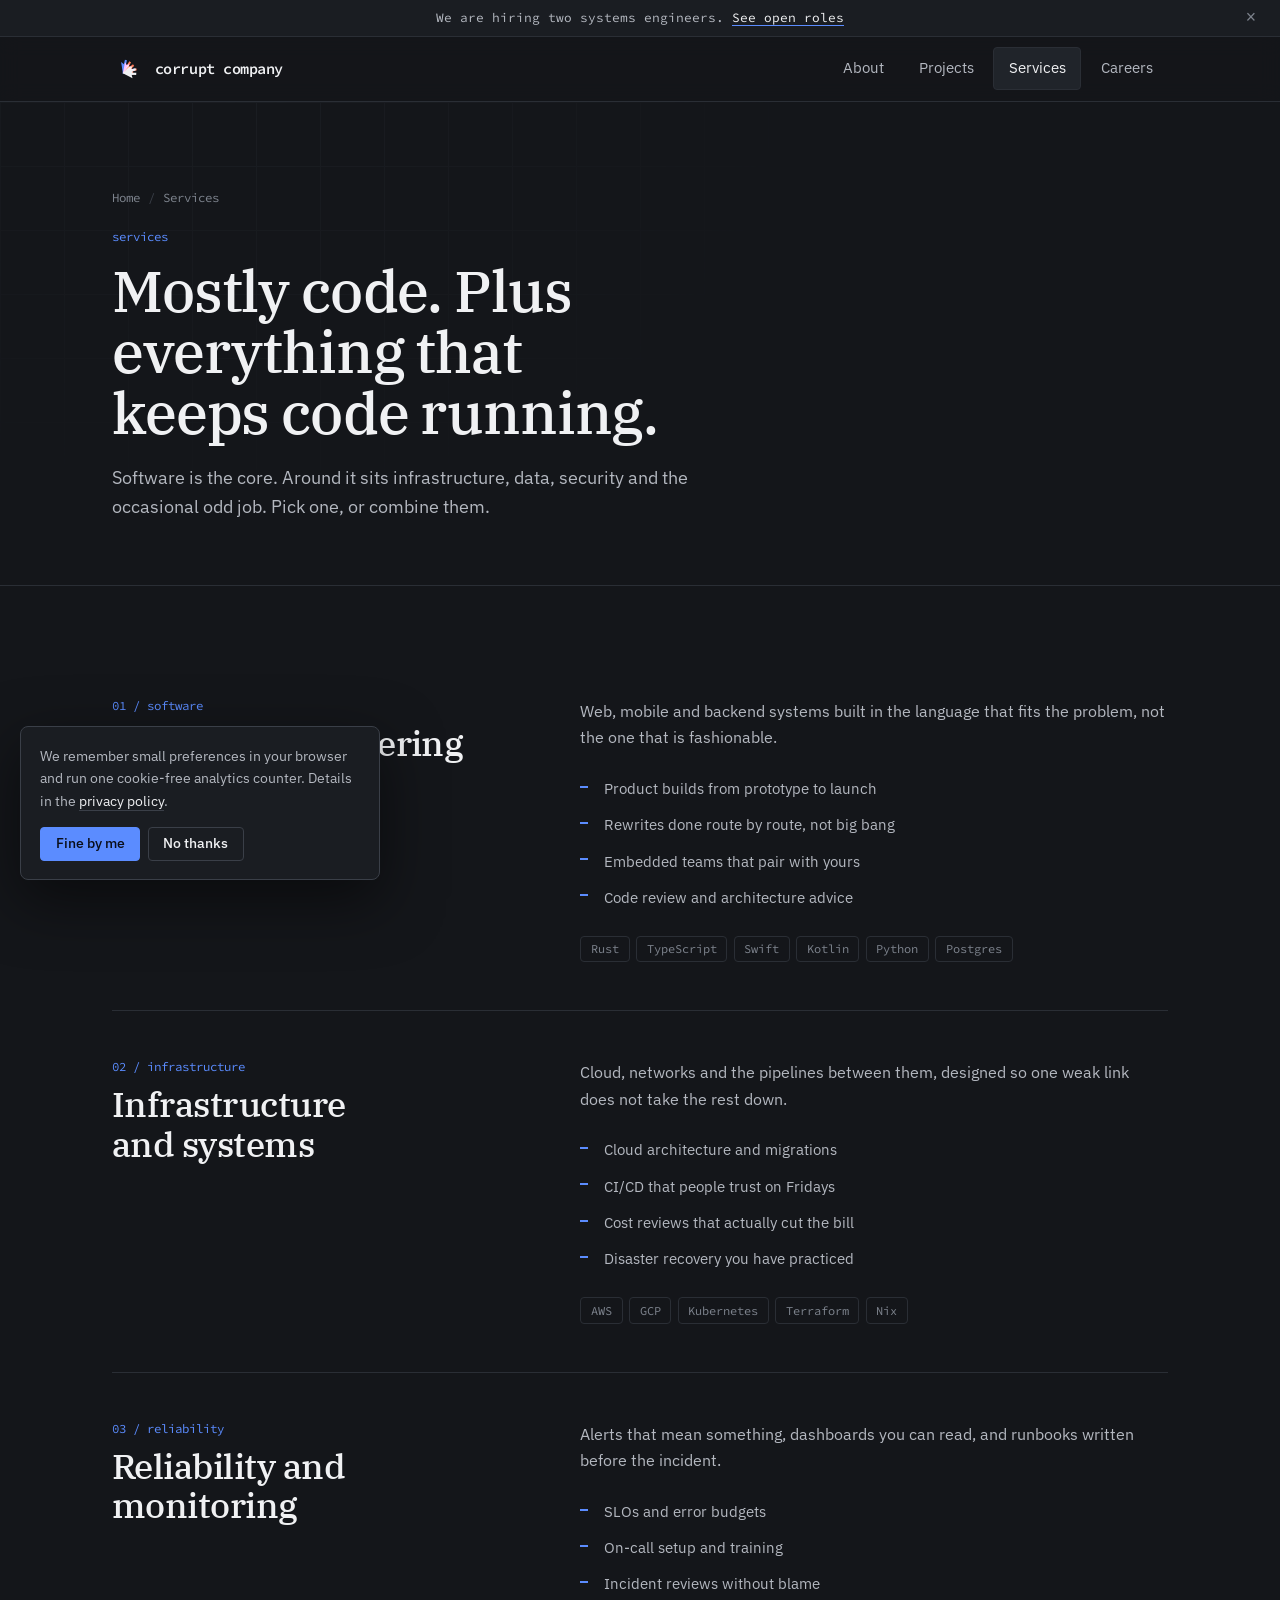
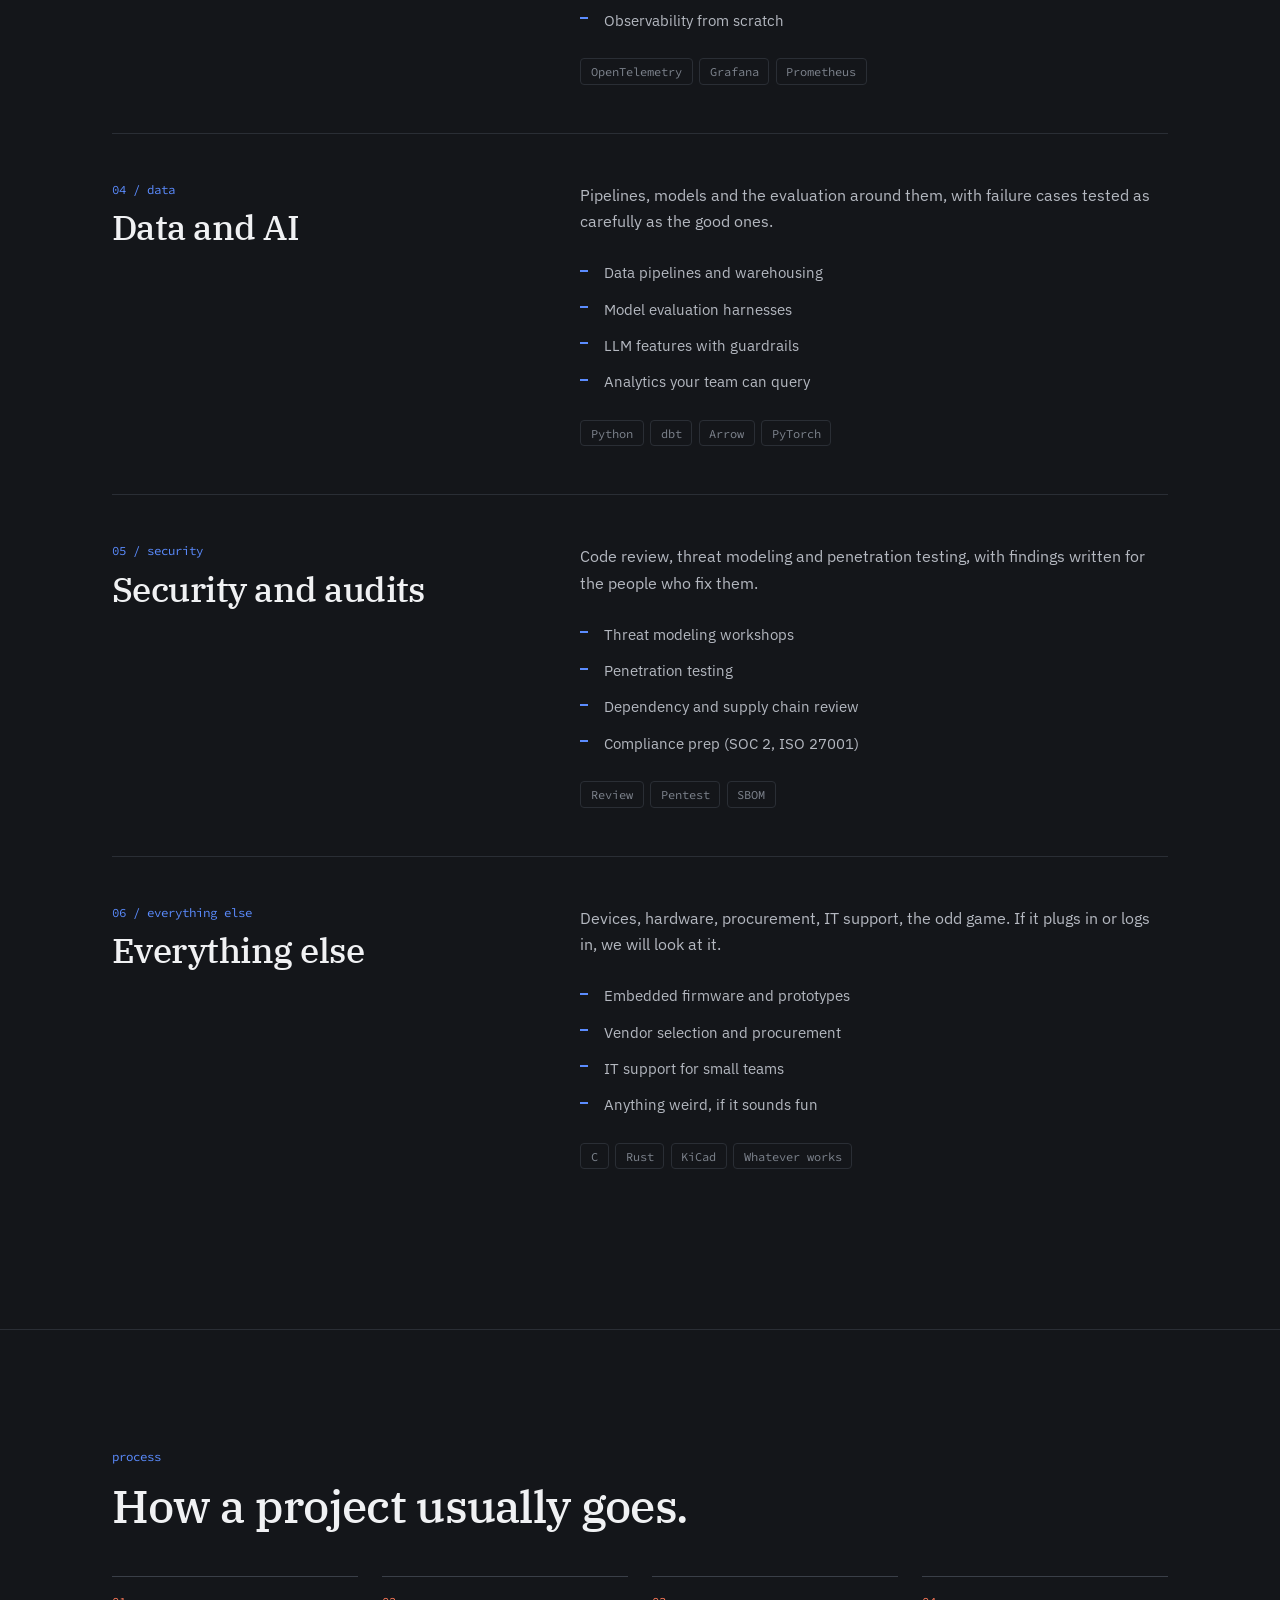
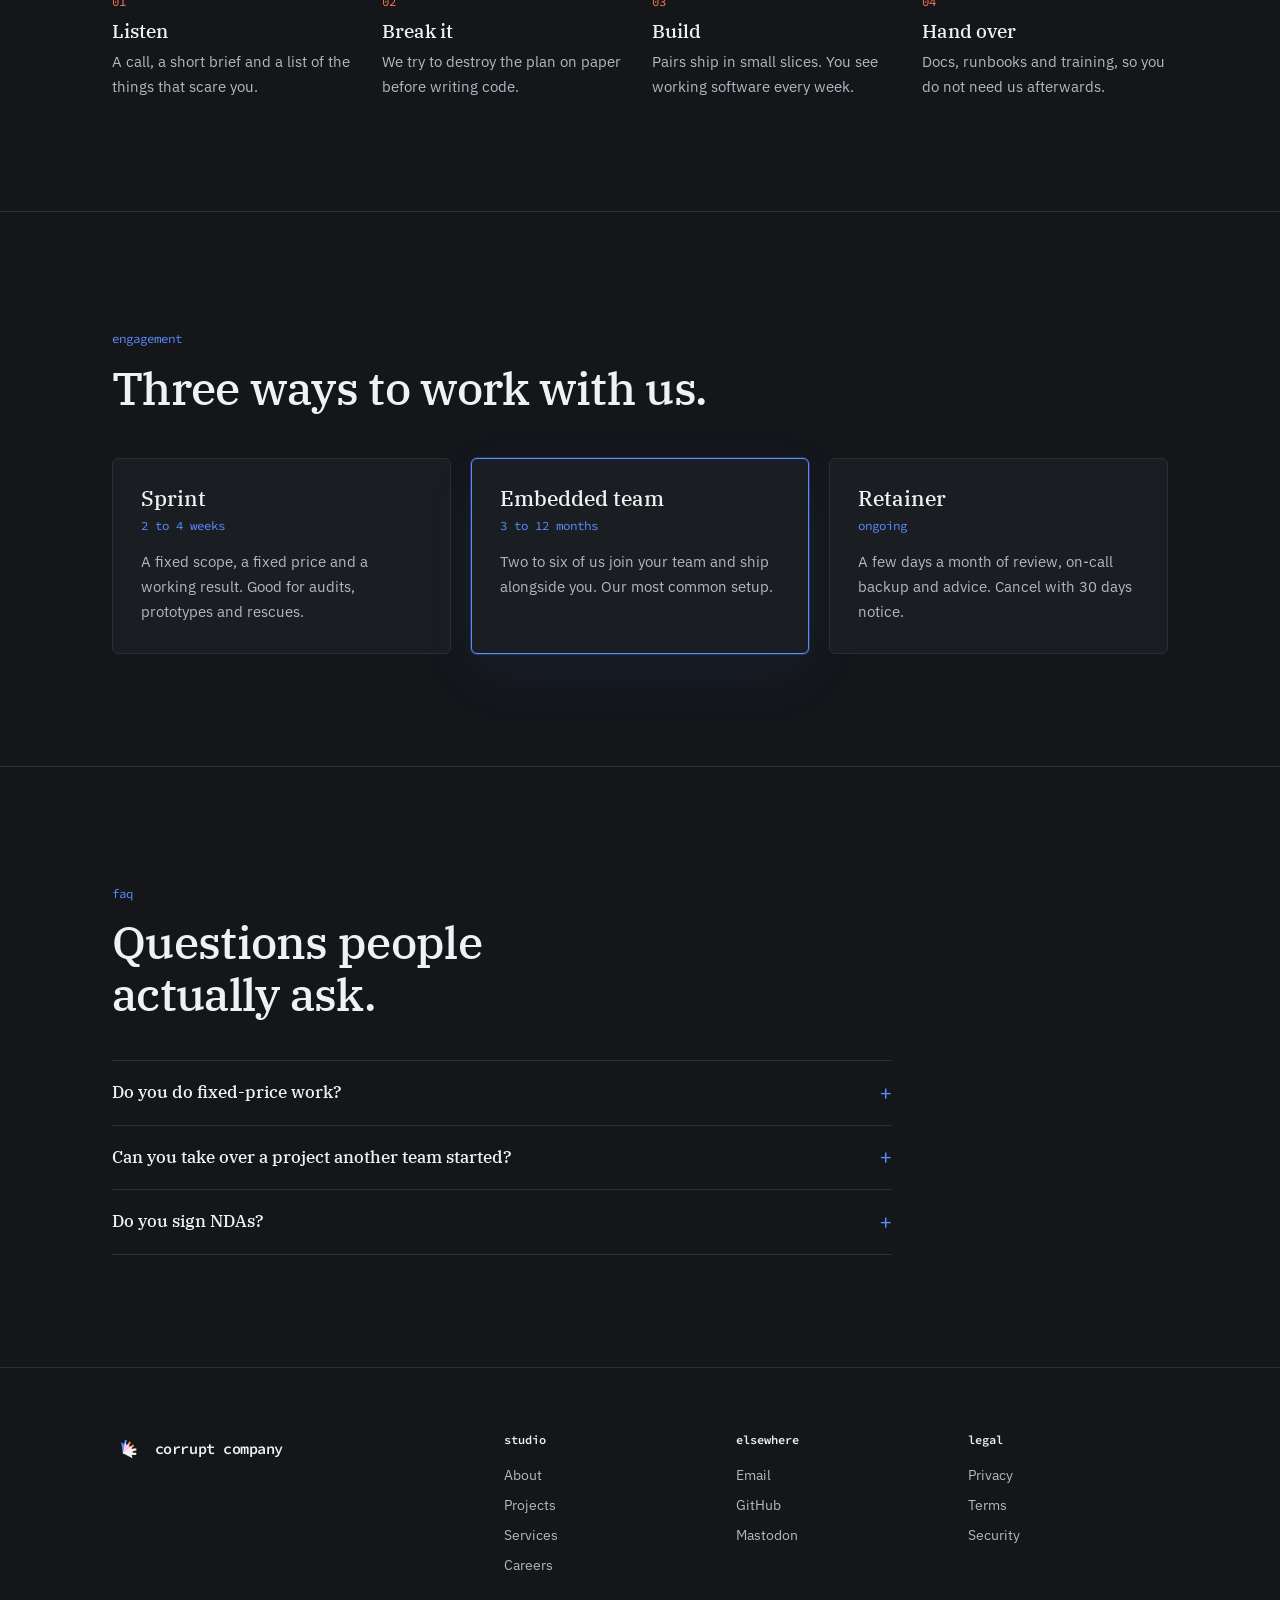
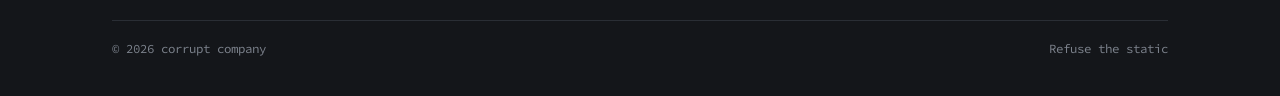
<file: services.html>
<!DOCTYPE html>
<html lang="en">
<head>
<meta charset="utf-8">
<meta name="viewport" content="width=device-width, initial-scale=1, viewport-fit=cover">
<title>Services | corrupt company</title>
<meta name="description" content="Software engineering, infrastructure, reliability, data, security and everything else in tech.">
<meta name="theme-color" content="#14161a">
<meta property="og:title" content="Services | corrupt company">
<meta property="og:description" content="Software engineering, infrastructure, reliability, data, security and everything else in tech.">
<link rel="preconnect" href="https://fonts.googleapis.com">
<link rel="preconnect" href="https://fonts.gstatic.com" crossorigin>
<link rel="stylesheet" href="https://fonts.googleapis.com/css2?family=IBM+Plex+Sans:wght@400;500&family=IBM+Plex+Serif:wght@400;500;600&family=Source+Code+Pro:wght@400;600&display=swap">
<link rel="icon" type="image/svg+xml" href="assets/favicon.svg">
<link rel="stylesheet" href="css/global.css">
<link rel="stylesheet" href="css/services.css">
</head>
<body>
<a class="skip-link" href="#main">Skip to content</a>

<div class="announcement">
  <span>We are hiring two systems engineers. <a href="careers.html">See open roles</a></span>
  <button type="button" aria-label="Dismiss announcement">&times;</button>
</div>

<header class="site">
  <div class="wrapper header-bar">
    <a href="index.html" class="logo" aria-label="corrupt company, home"><img src="assets/fan.svg" alt="" decoding="async">corrupt company</a>
    <div class="header-actions">
      <nav class="main" aria-label="Primary">
        <a href="index.html">About</a>
      <a href="projects.html">Projects</a>
      <a href="services.html" aria-current="page">Services</a>
      <a href="careers.html">Careers</a>
      </nav>
      <button class="menu-button" type="button" aria-label="Menu" aria-expanded="false"><span></span></button>
    </div>
  </div>
</header>

<main id="main">
  <div class="page-header">
    <div class="wrapper">
      <ol class="breadcrumbs" aria-label="Breadcrumb"><li><a href="index.html">Home</a></li><li>Services</li></ol>
      <span class="tag" style="display:block;margin-top:1.5rem">services</span>
      <h1>Mostly code. Plus everything that keeps code running.</h1>
      <p class="lede">Software is the core. Around it sits infrastructure, data, security and the occasional odd job. Pick one, or combine them.</p>
    </div>
  </div>

  <section>
    <div class="wrapper">
      <div class="service reveal">
        <div><span class="tag">01 / software</span><h2>Software engineering</h2></div>
        <div><p>Web, mobile and backend systems built in the language that fits the problem, not the one that is fashionable.</p><ul class="ticks"><li>Product builds from prototype to launch</li><li>Rewrites done route by route, not big bang</li><li>Embedded teams that pair with yours</li><li>Code review and architecture advice</li></ul><div class="stack"><span>Rust</span><span>TypeScript</span><span>Swift</span><span>Kotlin</span><span>Python</span><span>Postgres</span></div></div>
      </div>
      <div class="service reveal">
        <div><span class="tag">02 / infrastructure</span><h2>Infrastructure and systems</h2></div>
        <div><p>Cloud, networks and the pipelines between them, designed so one weak link does not take the rest down.</p><ul class="ticks"><li>Cloud architecture and migrations</li><li>CI/CD that people trust on Fridays</li><li>Cost reviews that actually cut the bill</li><li>Disaster recovery you have practiced</li></ul><div class="stack"><span>AWS</span><span>GCP</span><span>Kubernetes</span><span>Terraform</span><span>Nix</span></div></div>
      </div>
      <div class="service reveal">
        <div><span class="tag">03 / reliability</span><h2>Reliability and monitoring</h2></div>
        <div><p>Alerts that mean something, dashboards you can read, and runbooks written before the incident.</p><ul class="ticks"><li>SLOs and error budgets</li><li>On-call setup and training</li><li>Incident reviews without blame</li><li>Observability from scratch</li></ul><div class="stack"><span>OpenTelemetry</span><span>Grafana</span><span>Prometheus</span></div></div>
      </div>
      <div class="service reveal">
        <div><span class="tag">04 / data</span><h2>Data and AI</h2></div>
        <div><p>Pipelines, models and the evaluation around them, with failure cases tested as carefully as the good ones.</p><ul class="ticks"><li>Data pipelines and warehousing</li><li>Model evaluation harnesses</li><li>LLM features with guardrails</li><li>Analytics your team can query</li></ul><div class="stack"><span>Python</span><span>dbt</span><span>Arrow</span><span>PyTorch</span></div></div>
      </div>
      <div class="service reveal">
        <div><span class="tag">05 / security</span><h2>Security and audits</h2></div>
        <div><p>Code review, threat modeling and penetration testing, with findings written for the people who fix them.</p><ul class="ticks"><li>Threat modeling workshops</li><li>Penetration testing</li><li>Dependency and supply chain review</li><li>Compliance prep (SOC 2, ISO 27001)</li></ul><div class="stack"><span>Review</span><span>Pentest</span><span>SBOM</span></div></div>
      </div>
      <div class="service reveal">
        <div><span class="tag">06 / everything else</span><h2>Everything else</h2></div>
        <div><p>Devices, hardware, procurement, IT support, the odd game. If it plugs in or logs in, we will look at it.</p><ul class="ticks"><li>Embedded firmware and prototypes</li><li>Vendor selection and procurement</li><li>IT support for small teams</li><li>Anything weird, if it sounds fun</li></ul><div class="stack"><span>C</span><span>Rust</span><span>KiCad</span><span>Whatever works</span></div></div>
      </div>
    </div>
  </section>

  <section class="ruled">
    <div class="wrapper">
      <div class="section-heading reveal"><span class="tag">process</span><h2>How a project usually goes.</h2></div>
      <ol class="steps reveal">
        <li><h3>Listen</h3><p>A call, a short brief and a list of the things that scare you.</p></li>
        <li><h3>Break it</h3><p>We try to destroy the plan on paper before writing code.</p></li>
        <li><h3>Build</h3><p>Pairs ship in small slices. You see working software every week.</p></li>
        <li><h3>Hand over</h3><p>Docs, runbooks and training, so you do not need us afterwards.</p></li>
      </ol>
    </div>
  </section>

  <section class="ruled">
    <div class="wrapper">
      <div class="section-heading reveal"><span class="tag">engagement</span><h2>Three ways to work with us.</h2></div>
      <div class="plans">
        <div class="plan spotlight reveal"><h3>Sprint</h3><span class="when">2 to 4 weeks</span><p>A fixed scope, a fixed price and a working result. Good for audits, prototypes and rescues.</p></div>
        <div class="plan featured spotlight reveal"><h3>Embedded team</h3><span class="when">3 to 12 months</span><p>Two to six of us join your team and ship alongside you. Our most common setup.</p></div>
        <div class="plan spotlight reveal"><h3>Retainer</h3><span class="when">ongoing</span><p>A few days a month of review, on-call backup and advice. Cancel with 30 days notice.</p></div>
      </div>
    </div>
  </section>

  <section class="ruled">
    <div class="wrapper">
      <div class="section-heading reveal"><span class="tag">faq</span><h2>Questions people actually ask.</h2></div>
      <div class="faq reveal">
      <details><summary>Do you do fixed-price work?</summary><p>Yes for sprints. For longer projects we usually work on a monthly rate with a clear scope per month.</p></details>
      <details><summary>Can you take over a project another team started?</summary><p>Often, yes. We start with a two-week audit so we both know what we are inheriting.</p></details>
      <details><summary>Do you sign NDAs?</summary><p>Always. Most of our work is under one.</p></details>
      </div>
    </div>
  </section>
</main>

<footer class="site">
  <div class="wrapper">
    <div class="footer-grid">
      <div>
        <a href="index.html" class="logo"><img src="assets/fan.svg" alt="" decoding="async">corrupt company</a>
      </div>
      <div><h4>studio</h4><a href="index.html">About</a><a href="projects.html">Projects</a><a href="services.html">Services</a><a href="careers.html">Careers</a></div>
      <div><h4>elsewhere</h4><a href="mailto:hello@corruptcompany.example">Email</a><a href="#">GitHub</a><a href="#">Mastodon</a></div>
      <div><h4>legal</h4><a href="privacy.html">Privacy</a><a href="terms.html">Terms</a><a href="privacy.html#security">Security</a></div>
    </div>
    <div class="legal">
      <span>&copy; <span data-year>2026</span> corrupt company</span>
      <span>Refuse the static</span>
    </div>
  </div>
</footer>

<div class="cookie" role="dialog" aria-label="Cookie notice">
  <p>We remember small preferences in your browser and run one cookie-free analytics counter. Details in the <a href="privacy.html">privacy policy</a>.</p>
  <div>
    <button class="button primary small" type="button" data-choice="ok">Fine by me</button>
    <button class="button small" type="button" data-choice="no">No thanks</button>
  </div>
</div>

<button class="back-to-top" type="button" aria-label="Back to top">&uarr;</button>

<script src="js/main.js" defer></script>
</body>
</html>
</file>
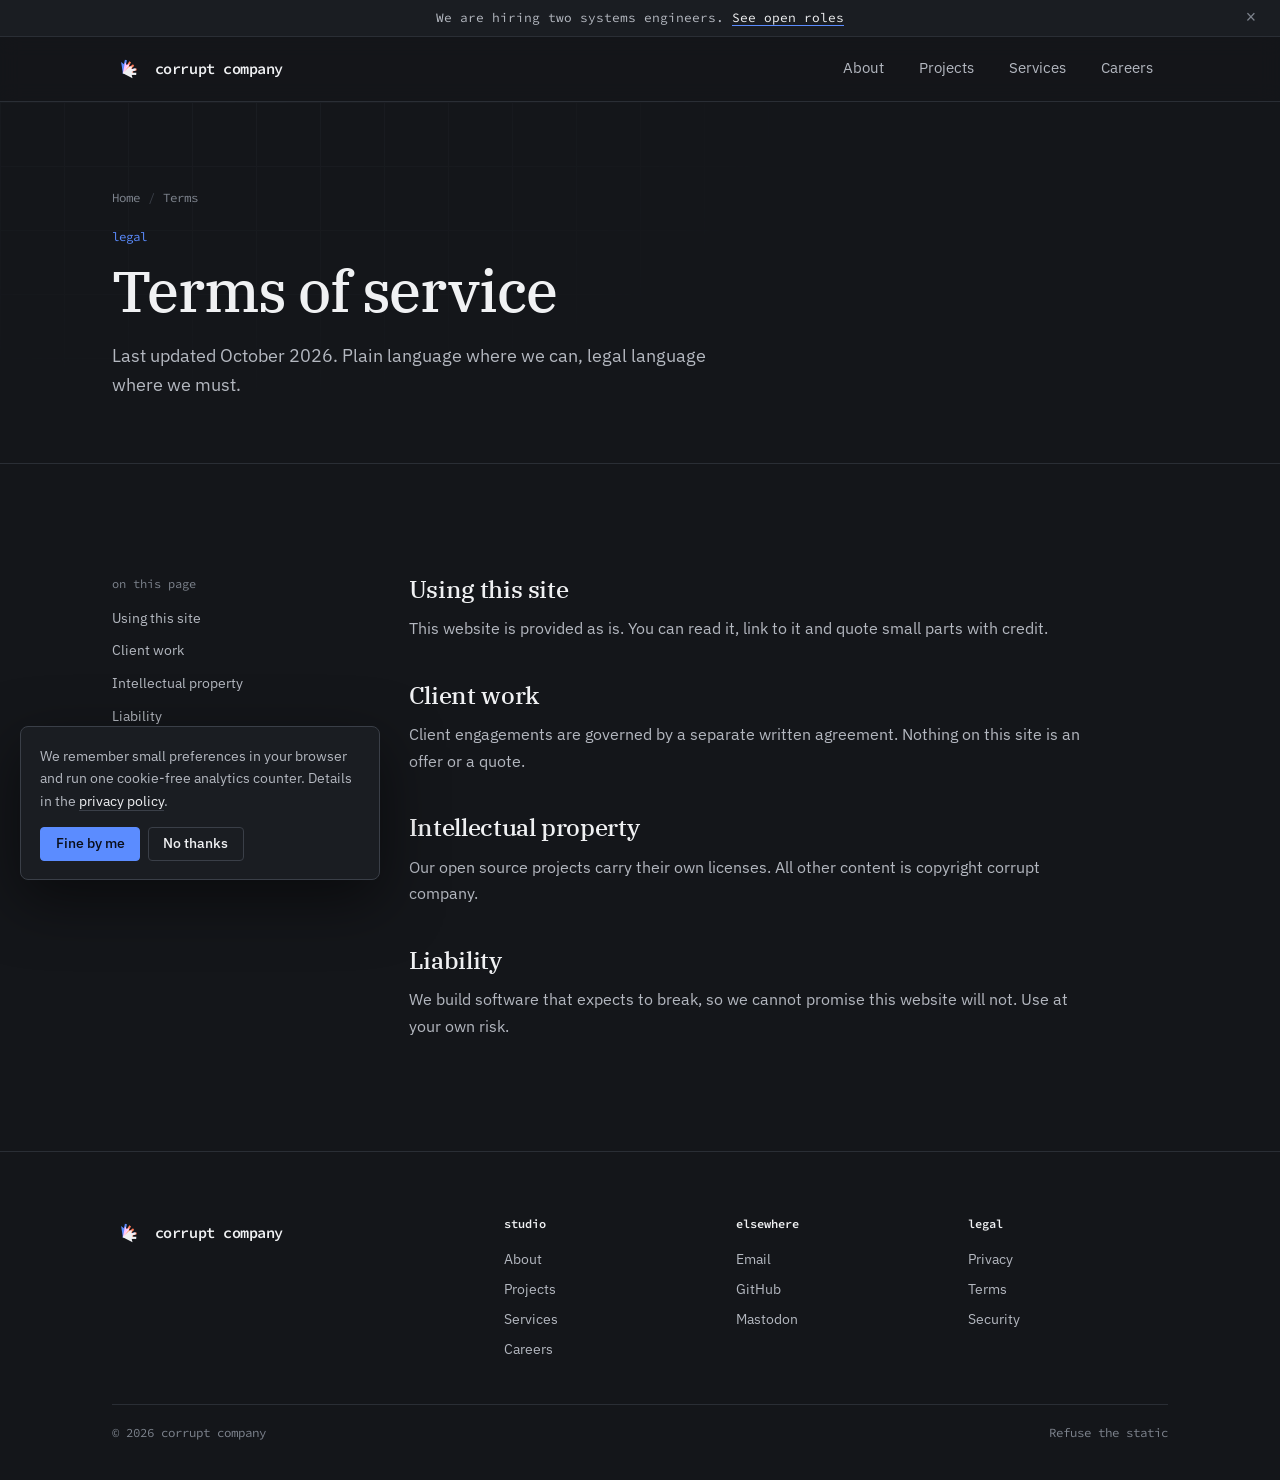
<file: terms.html>
<!DOCTYPE html>
<html lang="en">
<head>
<meta charset="utf-8">
<meta name="viewport" content="width=device-width, initial-scale=1, viewport-fit=cover">
<title>Terms of service | corrupt company</title>
<meta name="description" content="Terms of service for corrupt company.">
<meta name="theme-color" content="#14161a">
<meta property="og:title" content="Terms of service | corrupt company">
<meta property="og:description" content="Terms of service for corrupt company.">
<link rel="preconnect" href="https://fonts.googleapis.com">
<link rel="preconnect" href="https://fonts.gstatic.com" crossorigin>
<link rel="stylesheet" href="https://fonts.googleapis.com/css2?family=IBM+Plex+Sans:wght@400;500&family=IBM+Plex+Serif:wght@400;500;600&family=Source+Code+Pro:wght@400;600&display=swap">
<link rel="icon" type="image/svg+xml" href="assets/favicon.svg">
<link rel="stylesheet" href="css/global.css">
<link rel="stylesheet" href="css/terms.css">
</head>
<body>
<a class="skip-link" href="#main">Skip to content</a>

<div class="announcement">
  <span>We are hiring two systems engineers. <a href="careers.html">See open roles</a></span>
  <button type="button" aria-label="Dismiss announcement">&times;</button>
</div>

<header class="site">
  <div class="wrapper header-bar">
    <a href="index.html" class="logo" aria-label="corrupt company, home"><img src="assets/fan.svg" alt="" decoding="async">corrupt company</a>
    <div class="header-actions">
      <nav class="main" aria-label="Primary">
        <a href="index.html">About</a>
      <a href="projects.html">Projects</a>
      <a href="services.html">Services</a>
      <a href="careers.html">Careers</a>
      </nav>
      <button class="menu-button" type="button" aria-label="Menu" aria-expanded="false"><span></span></button>
    </div>
  </div>
</header>

<main id="main">
  <div class="page-header">
    <div class="wrapper">
      <ol class="breadcrumbs" aria-label="Breadcrumb"><li><a href="index.html">Home</a></li><li>Terms</li></ol>
      <span class="tag" style="display:block;margin-top:1.5rem">legal</span>
      <h1>Terms of service</h1>
      <p class="lede">Last updated October 2026. Plain language where we can, legal language where we must.</p>
    </div>
  </div>

  <section>
    <div class="wrapper legal-document">
      <nav class="table-of-contents" aria-label="On this page"><h4>on this page</h4><a href="#use">Using this site</a><a href="#work">Client work</a><a href="#ip">Intellectual property</a><a href="#liability">Liability</a></nav>
      <div class="document">
        <h2 id="use">Using this site</h2>
        <p>This website is provided as is. You can read it, link to it and quote small parts with credit.</p>
        <h2 id="work">Client work</h2>
        <p>Client engagements are governed by a separate written agreement. Nothing on this site is an offer or a quote.</p>
        <h2 id="ip">Intellectual property</h2>
        <p>Our open source projects carry their own licenses. All other content is copyright corrupt company.</p>
        <h2 id="liability">Liability</h2>
        <p>We build software that expects to break, so we cannot promise this website will not. Use at your own risk.</p>
      </div>
    </div>
  </section>
</main>

<footer class="site">
  <div class="wrapper">
    <div class="footer-grid">
      <div>
        <a href="index.html" class="logo"><img src="assets/fan.svg" alt="" decoding="async">corrupt company</a>
      </div>
      <div><h4>studio</h4><a href="index.html">About</a><a href="projects.html">Projects</a><a href="services.html">Services</a><a href="careers.html">Careers</a></div>
      <div><h4>elsewhere</h4><a href="mailto:hello@corruptcompany.example">Email</a><a href="#">GitHub</a><a href="#">Mastodon</a></div>
      <div><h4>legal</h4><a href="privacy.html">Privacy</a><a href="terms.html">Terms</a><a href="privacy.html#security">Security</a></div>
    </div>
    <div class="legal">
      <span>&copy; <span data-year>2026</span> corrupt company</span>
      <span>Refuse the static</span>
    </div>
  </div>
</footer>

<div class="cookie" role="dialog" aria-label="Cookie notice">
  <p>We remember small preferences in your browser and run one cookie-free analytics counter. Details in the <a href="privacy.html">privacy policy</a>.</p>
  <div>
    <button class="button primary small" type="button" data-choice="ok">Fine by me</button>
    <button class="button small" type="button" data-choice="no">No thanks</button>
  </div>
</div>

<button class="back-to-top" type="button" aria-label="Back to top">&uarr;</button>

<script src="js/main.js" defer></script>
</body>
</html>
</file>
<file: css/global.css>
:root {
  color-scheme: dark;

  --background: #14161a;
  --surface: #1a1d22;
  --raised: #20242a;
  --line: #2a2e35;
  --line-strong: #3a3f48;
  --strong: #f0f1f3;
  --text: #b4b8c0;
  --dim: #7d838d;
  --blue: #5b8cff;
  --ember: #ff7a59;

  --serif: "IBM Plex Serif", Georgia, "Times New Roman", serif;
  --sans: "IBM Plex Sans", system-ui, -apple-system, "Segoe UI", sans-serif;
  --mono: "Source Code Pro", ui-monospace, Menlo, Consolas, monospace;

  --aberration: 0.035;
  --radius: 6px;
  --header-height: 64px;
  --safe-top: env(safe-area-inset-top, 0px);
  --safe-bottom: env(safe-area-inset-bottom, 0px);
}

*,
*::before,
*::after {
  box-sizing: border-box;
}

html {
  scroll-behavior: smooth;
  scroll-padding-top: calc(var(--safe-top) + var(--header-height) + 16px);
  background: var(--background);
}

body {
  margin: 0;
  padding-bottom: var(--safe-bottom);
  background: var(--background);
  color: var(--text);
  font: 400 1rem/1.65 var(--sans);
  -webkit-font-smoothing: antialiased;
}

img {
  display: block;
  max-width: 100%;
}

a {
  color: inherit;
  text-decoration: none;
}

p {
  margin: 0;
}

ul,
ol {
  margin: 0;
  padding: 0;
  list-style: none;
}

h1,
h2,
h3,
h4 {
  margin: 0;
}

::selection {
  background: rgba(91, 140, 255, 0.35);
  color: var(--strong);
}

:focus-visible {
  outline: 2px solid var(--blue);
  outline-offset: 3px;
}

.skip-link {
  position: absolute;
  top: -100px;
  left: 1rem;
  z-index: 100;
  padding: 0.7rem 1rem;
  border-radius: 4px;
  background: var(--blue);
  color: #0a0e1a;
  font-weight: 500;
}

.skip-link:focus {
  top: calc(var(--safe-top) + 0.75rem);
}

.wrapper {
  max-width: 1120px;
  margin: 0 auto;
  padding: 0 clamp(1rem, 4vw, 2rem);
}

section {
  padding: clamp(4rem, 9vw, 7rem) 0;
}

section.ruled {
  border-top: 1px solid var(--line);
}

.button {
  display: inline-flex;
  align-items: center;
  gap: 0.5rem;
  padding: 0.8rem 1.15rem;
  border: 1px solid var(--line-strong);
  border-radius: 4px;
  background: transparent;
  color: var(--strong);
  font: 500 0.92rem/1 var(--sans);
  cursor: pointer;
  transition:
    background 0.15s,
    border-color 0.15s,
    transform 0.15s;
}

.button:hover {
  background: var(--raised);
  border-color: var(--dim);
}

.button.primary {
  background: var(--blue);
  border-color: var(--blue);
  color: #0a0e1a;
}

.button.primary:hover {
  background: #7aa2ff;
  border-color: #7aa2ff;
}

.button.small {
  padding: 0.6rem 0.9rem;
  font-size: 0.85rem;
}

.arrow-link {
  display: inline-flex;
  align-items: center;
  gap: 0.4rem;
  color: var(--strong);
  font: 500 0.9rem/1 var(--sans);
}

.arrow-link::after {
  content: "→";
  color: var(--blue);
  transition: transform 0.15s;
}

.arrow-link:hover::after {
  transform: translateX(3px);
}

.announcement {
  position: relative;
  padding: 0.55rem 3rem;
  border-bottom: 1px solid var(--line);
  background: var(--surface);
  text-align: center;
  font: 400 0.8rem/1.4 var(--mono);
  color: var(--text);
}

.announcement a {
  color: var(--strong);
  border-bottom: 1px solid var(--blue);
}

.announcement button {
  position: absolute;
  top: 50%;
  right: 1rem;
  transform: translateY(-50%);
  padding: 0.25rem 0.5rem;
  border: 0;
  background: none;
  color: var(--dim);
  font-size: 1.1rem;
  line-height: 1;
  cursor: pointer;
}

.announcement button:hover {
  color: var(--strong);
}

.announcement[hidden] {
  display: none;
}

body::before {
  content: "";
  position: fixed;
  top: 0;
  left: 0;
  right: 0;
  z-index: 29;
  height: var(--safe-top);
  background: rgba(20, 22, 26, 0.9);
  backdrop-filter: blur(10px);
}

header.site {
  position: sticky;
  top: var(--safe-top);
  z-index: 30;
  border-bottom: 1px solid var(--line);
  background: rgba(20, 22, 26, 0.9);
  backdrop-filter: blur(10px);
}

.header-bar {
  display: flex;
  align-items: center;
  justify-content: space-between;
  gap: 1.5rem;
  height: var(--header-height);
}

.logo {
  display: inline-flex;
  align-items: center;
  gap: 0.55rem;
  color: var(--strong);
  font: 600 0.95rem/1 var(--mono);
  letter-spacing: -0.03em;
  white-space: nowrap;
}

.logo img {
  width: 38px;
  height: 38px;
  margin: -2px;
}

nav.main {
  display: flex;
  gap: 0.25rem;
  font-size: 0.92rem;
}

nav.main a {
  padding: 0.5rem 0.9rem;
  border: 1px solid transparent;
  border-radius: 4px;
  color: var(--text);
  transition:
    color 0.15s,
    background 0.15s;
}

nav.main a:hover {
  color: var(--strong);
}

nav.main a[aria-current="page"] {
  border-color: var(--line);
  background: var(--raised);
  color: var(--strong);
}

.header-actions {
  display: flex;
  align-items: center;
  gap: 0.6rem;
  margin-left: auto;
}

.menu-button {
  display: none;
  width: 40px;
  height: 40px;
  padding: 0;
  border: 1px solid var(--line);
  border-radius: 4px;
  background: transparent;
  color: var(--strong);
  cursor: pointer;
}

.menu-button span,
.menu-button span::before,
.menu-button span::after {
  display: block;
  width: 16px;
  height: 2px;
  margin: auto;
  background: currentColor;
  transition: transform 0.2s;
}

.menu-button span {
  position: relative;
}

.menu-button span::before,
.menu-button span::after {
  content: "";
  position: absolute;
  left: 0;
}

.menu-button span::before {
  top: -5px;
}

.menu-button span::after {
  top: 5px;
}

.menu-open .menu-button span {
  background: transparent;
}

.menu-open .menu-button span::before {
  transform: translateY(5px) rotate(45deg);
}

.menu-open .menu-button span::after {
  transform: translateY(-5px) rotate(-45deg);
}

h1 {
  max-width: 15ch;
  margin: 1.4rem auto 0;
  color: var(--strong);
  font: 500 clamp(2.3rem, 6.2vw, 4.6rem)/1.06 var(--serif);
  letter-spacing: -0.02em;
  text-wrap: balance;
}

.lede {
  max-width: 56ch;
  margin: 1.5rem auto 0;
  color: var(--text);
  font-size: 1.1rem;
  text-wrap: pretty;
}

.call-to-action {
  display: flex;
  flex-wrap: wrap;
  justify-content: center;
  gap: 0.75rem;
  margin-top: 2rem;
}

.page-header {
  position: relative;
  padding: clamp(3rem, 7vw, 5.5rem) 0 clamp(2.5rem, 5vw, 4rem);
  border-bottom: 1px solid var(--line);
  overflow: hidden;
}

.page-header::before {
  content: "";
  position: absolute;
  inset: 0;
  background-image:
    linear-gradient(var(--line) 1px, transparent 1px),
    linear-gradient(90deg, var(--line) 1px, transparent 1px);
  background-size: 64px 64px;
  opacity: 0.3;
  -webkit-mask-image: radial-gradient(ellipse 60% 120% at 20% 0%, #000, transparent 75%);
  mask-image: radial-gradient(ellipse 60% 120% at 20% 0%, #000, transparent 75%);
  pointer-events: none;
}

.page-header .wrapper {
  position: relative;
}

.page-header h1 {
  max-width: 18ch;
  margin: 1rem 0 0;
  font-size: clamp(2.1rem, 5vw, 3.6rem);
}

.page-header .lede {
  max-width: 58ch;
  margin: 1.25rem 0 0;
}

.breadcrumbs {
  display: flex;
  flex-wrap: wrap;
  gap: 0.5rem;
  color: var(--dim);
  font: 400 0.78rem var(--mono);
}

.breadcrumbs a:hover {
  color: var(--strong);
}

.breadcrumbs li + li::before {
  content: "/";
  margin-right: 0.5rem;
  color: var(--line-strong);
}

.section-heading {
  max-width: 60ch;
}

.tag {
  color: var(--blue);
  font: 400 0.78rem var(--mono);
}

h2 {
  margin: 0.7rem 0 0;
  color: var(--strong);
  font: 500 clamp(1.8rem, 4vw, 2.9rem)/1.12 var(--serif);
  letter-spacing: -0.015em;
  text-wrap: balance;
}

.spotlight {
  position: relative;
  overflow: hidden;
}

.spotlight::before {
  content: "";
  position: absolute;
  inset: 0;
  z-index: 0;
  background: radial-gradient(
    380px circle at var(--mouse-x, 50%) var(--mouse-y, 50%),
    rgba(91, 140, 255, 0.13),
    transparent 65%
  );
  opacity: 0;
  transition: opacity 0.3s;
  pointer-events: none;
}

.spotlight::after {
  content: "";
  position: absolute;
  inset: 0;
  z-index: 0;
  padding: 1px;
  background: radial-gradient(
    240px circle at var(--mouse-x, 50%) var(--mouse-y, 50%),
    rgba(255, 122, 89, 0.55),
    transparent 70%
  );
  opacity: 0;
  transition: opacity 0.3s;
  pointer-events: none;
  -webkit-mask:
    linear-gradient(#000 0 0) content-box,
    linear-gradient(#000 0 0);
  -webkit-mask-composite: xor;
  mask:
    linear-gradient(#000 0 0) content-box exclude,
    linear-gradient(#000 0 0);
}

.spotlight:hover::before,
.spotlight:hover::after {
  opacity: 1;
}

.spotlight > * {
  position: relative;
  z-index: 1;
}

.blueprint-section:has(+ .blueprint-section) {
  padding-bottom: 0;
}

main:has(> .alternate:last-child) + footer.site {
  border-top-color: transparent;
}

.steps {
  display: grid;
  grid-template-columns: repeat(4, 1fr);
  gap: 1.5rem;
  margin-top: 2.75rem;
  counter-reset: step;
}

.steps li {
  position: relative;
  padding-top: 1.1rem;
  border-top: 1px solid var(--line-strong);
  counter-increment: step;
}

.steps li::before {
  content: "0" counter(step);
  display: block;
  margin-bottom: 0.6rem;
  color: var(--ember);
  font: 400 0.78rem var(--mono);
}

.steps h3 {
  color: var(--strong);
  font: 500 1.2rem/1.3 var(--serif);
}

.steps p {
  margin-top: 0.4rem;
  font-size: 0.93rem;
}

.faq {
  max-width: 780px;
  margin-top: 2.5rem;
  border-top: 1px solid var(--line);
}

.faq details {
  border-bottom: 1px solid var(--line);
}

.faq summary {
  display: flex;
  align-items: center;
  justify-content: space-between;
  gap: 1rem;
  padding: 1.25rem 0;
  color: var(--strong);
  font: 500 1.05rem/1.4 var(--serif);
  cursor: pointer;
  list-style: none;
}

.faq summary::-webkit-details-marker {
  display: none;
}

.faq summary::after {
  content: "+";
  color: var(--blue);
  font: 400 1.4rem/1 var(--mono);
  transition: transform 0.2s;
}

.faq details[open] summary::after {
  transform: rotate(45deg);
}

.faq details p {
  max-width: 62ch;
  padding: 0 0 1.4rem;
  font-size: 0.96rem;
}

footer.site {
  padding: 4rem 0 2.5rem;
  border-top: 1px solid var(--line);
  font-size: 0.9rem;
}

main:has(> .blueprint-section:last-child) + footer.site {
  border-top: 0;
}

.footer-grid {
  display: grid;
  grid-template-columns: 1.8fr repeat(3, 1fr);
  gap: 2rem;
}

.footer-grid h4 {
  margin: 0 0 0.8rem;
  color: var(--strong);
  font: 600 0.75rem var(--mono);
}

.footer-grid a {
  display: block;
  padding: 0.2rem 0;
  color: var(--text);
  transition: color 0.15s;
}

.footer-grid .logo {
  display: inline-flex;
  padding: 0;
  color: var(--strong);
}

.footer-grid a:hover {
  color: var(--strong);
}

.legal {
  display: flex;
  flex-wrap: wrap;
  justify-content: space-between;
  gap: 0.75rem;
  margin-top: 2.5rem;
  padding-top: 1.25rem;
  border-top: 1px solid var(--line);
  color: var(--dim);
  font: 400 0.78rem var(--mono);
}

.back-to-top {
  position: fixed;
  right: 1.25rem;
  bottom: calc(1.25rem + var(--safe-bottom));
  z-index: 35;
  width: 42px;
  height: 42px;
  border: 1px solid var(--line-strong);
  border-radius: 50%;
  background: var(--surface);
  color: var(--strong);
  font-size: 1.1rem;
  cursor: pointer;
  opacity: 0;
  transform: translateY(10px);
  pointer-events: none;
  transition:
    opacity 0.2s,
    transform 0.2s,
    border-color 0.15s;
}

.back-to-top.visible {
  opacity: 1;
  transform: none;
  pointer-events: auto;
}

.back-to-top:hover {
  border-color: var(--blue);
}

.cookie {
  position: fixed;
  left: 1.25rem;
  bottom: calc(1.25rem + var(--safe-bottom));
  z-index: 36;
  display: flex;
  flex-direction: column;
  gap: 0.9rem;
  max-width: 360px;
  padding: 1.1rem 1.2rem;
  border: 1px solid var(--line-strong);
  border-radius: 8px;
  background: var(--surface);
  box-shadow: 0 20px 60px rgba(0, 0, 0, 0.5);
  font-size: 0.85rem;
}

.cookie[hidden] {
  display: none;
}

.cookie p a {
  color: var(--strong);
  border-bottom: 1px solid var(--line-strong);
}

.cookie div {
  display: flex;
  gap: 0.5rem;
}

.legal-document {
  display: grid;
  grid-template-columns: 220px 1fr;
  gap: clamp(2rem, 6vw, 5rem);
  align-items: start;
}

.table-of-contents {
  position: sticky;
  top: calc(var(--safe-top) + var(--header-height) + 24px);
  font-size: 0.88rem;
}

.table-of-contents h4 {
  margin-bottom: 0.7rem;
  color: var(--dim);
  font: 400 0.75rem var(--mono);
}

.table-of-contents a {
  display: block;
  padding: 0.3rem 0;
  color: var(--text);
}

.table-of-contents a:hover {
  color: var(--strong);
}

.document {
  max-width: 68ch;
}

.document h2 {
  margin: 2.5rem 0 0.8rem;
  font-size: 1.5rem;
}

.document h2:first-child {
  margin-top: 0;
}

.reveal {
  opacity: 0;
  transform: translateY(14px);
  transition:
    opacity 0.6s ease,
    transform 0.6s ease;
}

.reveal.revealed {
  opacity: 1;
  transform: none;
}

@media (prefers-reduced-motion: reduce) {
  html {
      scroll-behavior: auto;
    }

  .reveal {
      opacity: 1;
      transform: none;
      transition: none;
    }

  .button,
  .back-to-top {
      transition: none;
    }
}

@media (max-width: 1000px) {
  .footer-grid {
      grid-template-columns: 1fr 1fr 1fr;
    }

  .footer-grid > div:first-child {
      grid-column: 1 / -1;
    }
}

@media (max-width: 880px) {
  .menu-button {
      display: block;
    }

  nav.main {
      position: absolute;
      top: 100%;
      left: 0;
      right: 0;
      display: none;
      flex-direction: column;
      gap: 0;
      padding: 0.5rem clamp(1rem, 4vw, 2rem) 1rem;
      border-bottom: 1px solid var(--line);
      background: var(--background);
    }

  .menu-open nav.main {
      display: flex;
    }

  nav.main a {
      padding: 0.9rem 0;
      border-bottom: 1px solid var(--line);
      font-size: 1rem;
    }

  nav.main a[aria-current="page"] {
      border-color: transparent;
      background: none;
      box-shadow: inset 2px 0 0 var(--blue);
      padding-left: 0.8rem;
    }

  .legal-document {
      grid-template-columns: 1fr;
    }

  .steps {
      grid-template-columns: 1fr 1fr;
    }

  .table-of-contents {
      position: static;
    }

  .cookie {
      right: 1.25rem;
      max-width: none;
    }
}

@media (max-width: 560px) {
  .steps {
      grid-template-columns: 1fr;
    }

  .footer-grid {
      grid-template-columns: 1fr 1fr;
    }

  .back-to-top {
      display: none;
    }
}
</file>
<file: css/index.css>
.hero {
  position: relative;
  padding: clamp(3.5rem, 9vw, 7rem) 0 0;
  text-align: center;
  overflow: hidden;
}

.hero::before {
  content: "";
  position: absolute;
  inset: 0;
  background-image:
    linear-gradient(var(--line) 1px, transparent 1px),
    linear-gradient(90deg, var(--line) 1px, transparent 1px);
  background-size: 64px 64px;
  opacity: 0.4;
  -webkit-mask-image: radial-gradient(ellipse 70% 60% at 50% 25%, #000, transparent 75%);
  mask-image: radial-gradient(ellipse 70% 60% at 50% 25%, #000, transparent 75%);
  pointer-events: none;
}

.hero .wrapper {
  position: relative;
}

.eyebrow {
  display: inline-block;
  padding: 0.5rem 0.85rem;
  border: 1px solid var(--line);
  border-radius: 999px;
  color: var(--dim);
  font: 400 0.78rem/1 var(--mono);
}

.aberration {
  text-shadow:
    calc(var(--aberration) * -1em) 0 0 var(--blue),
    calc(var(--aberration) * 1em) 0 0 var(--ember);
}

.editor-window {
  max-width: 900px;
  margin: clamp(2.5rem, 6vw, 4.5rem) auto 0;
  border: 1px solid var(--line);
  border-bottom: 0;
  border-radius: 8px 8px 0 0;
  background: var(--surface);
  box-shadow: 0 -24px 80px rgba(91, 140, 255, 0.06);
  text-align: left;
}

.editor-window-bar {
  display: flex;
  align-items: center;
  gap: 0.5rem;
  padding: 0.7rem 0.9rem;
  border-bottom: 1px solid var(--line);
}

.editor-window-bar i {
  display: block;
  width: 10px;
  height: 10px;
  border-radius: 50%;
  background: var(--line-strong);
}

.editor-window-bar span {
  margin-left: 0.6rem;
  color: var(--dim);
  font: 400 0.75rem var(--mono);
}

.peers {
  display: flex;
  gap: 0.35rem;
  margin-left: auto;
}

.peers b {
  width: 20px;
  height: 20px;
  border-radius: 50%;
  color: #0a0e1a;
  font: 600 0.62rem/20px var(--mono);
  text-align: center;
}

.tabs {
  display: flex;
  border-bottom: 1px solid var(--line);
  overflow-x: auto;
}

.tab {
  padding: 0.65rem 1rem;
  border-right: 1px solid var(--line);
  color: var(--dim);
  font: 400 0.78rem var(--mono);
  white-space: nowrap;
}

.tab.active {
  background: var(--background);
  color: var(--strong);
  box-shadow: inset 0 -2px 0 var(--blue);
}

.code {
  position: relative;
  padding: 1rem 0 1.4rem;
  font: 400 0.86rem/1.75 var(--mono);
  overflow-x: auto;
}

.code .code-inner {
  position: relative;
  min-width: max-content;
  padding-right: 2rem;
}

.code-line {
  display: block;
  height: 1.75em;
  white-space: pre;
}

.code-line i {
  display: inline-block;
  width: 3.2em;
  padding-right: 1.1em;
  color: #4b515b;
  font-style: normal;
  text-align: right;
  user-select: none;
}

.token-keyword { color: var(--blue); }

.token-string { color: var(--ember); }

.token-comment { color: #6a717c; }

.token-function { color: var(--strong); }

.token-number { color: #ffb09b; }

.selection {
  position: absolute;
  top: calc(5 * 1.75em);
  left: calc(3.2em + 9ch);
  width: 44ch;
  height: 1.75em;
  background: rgba(91, 140, 255, 0.2);
}

.peer {
  position: absolute;
  top: calc(var(--row) * 1.75em);
  left: calc(3.2em + var(--column) * 1ch);
  width: 2px;
  height: 1.75em;
  background: var(--color);
}

.peer svg.cursor {
  position: absolute;
  top: 0.2em;
  left: -1px;
  width: 0.95em;
  height: 1.45em;
  overflow: visible;
  fill: var(--color);
}

.peer em {
  position: absolute;
  top: 1.55em;
  left: 0.95em;
  padding: 0.28rem 0.5rem;
  border-radius: 3px;
  background: var(--color);
  color: #0a0e1a;
  font: 600 0.62rem/1 var(--mono);
  font-style: normal;
  white-space: nowrap;
}

.statistics {
  background: var(--surface);
}

.statistics .wrapper {
  display: grid;
  grid-template-columns: repeat(4, 1fr);
}

.statistic {
  padding: 1.75rem 1.25rem;
  border-left: 1px solid var(--line);
}

.statistic:first-child {
  padding-left: 0;
  border-left: 0;
}

.statistic b {
  display: block;
  color: var(--strong);
  font: 500 2.1rem/1.1 var(--serif);
}

.statistic span {
  color: var(--dim);
  font-size: 0.88rem;
}

.section-heading.row {
  display: flex;
  align-items: flex-end;
  justify-content: space-between;
  gap: 2rem;
  max-width: none;
}

.prose p + p {
  margin-top: 1.1rem;
}

.prose p {
  font-size: 1.05rem;
}

.prose strong {
  color: var(--strong);
  font-weight: 500;
}

.team {
  display: grid;
  grid-template-columns: repeat(4, 1fr);
  gap: 1.25rem;
  margin-top: 2.75rem;
}

.person {
  padding: 1.25rem;
  border: 1px solid var(--line);
  border-radius: var(--radius);
  background: var(--surface);
}

.avatar {
  display: grid;
  place-items: center;
  width: 44px;
  height: 44px;
  margin-bottom: 1rem;
  border-radius: 50%;
  background: var(--color, var(--blue));
  color: #0a0e1a;
  font: 600 0.9rem var(--mono);
}

.person h3 {
  color: var(--strong);
  font: 500 1.05rem/1.3 var(--serif);
}

.person p {
  margin-top: 0.25rem;
  font-size: 0.85rem;
}

.person small {
  display: block;
  margin-top: 0.8rem;
  color: var(--dim);
  font: 400 0.72rem var(--mono);
}

.case {
  display: flex;
  flex-direction: column;
  border: 1px solid var(--line);
  border-radius: var(--radius);
  background: var(--surface);
  transition:
    border-color 0.2s,
    transform 0.2s;
}

.case:hover {
  border-color: var(--line-strong);
  transform: translateY(-2px);
}

.thumbnail {
  display: flex;
  flex-direction: column;
  justify-content: flex-end;
  aspect-ratio: 16 / 9;
  padding: 1.25rem;
  border-bottom: 1px solid var(--line);
  background: var(--background);
}

.thumbnail b {
  color: var(--strong);
  font: 500 clamp(2rem, 4vw, 2.8rem)/1 var(--serif);
  letter-spacing: -0.02em;
}

.thumbnail span {
  margin-top: 0.4rem;
  color: var(--dim);
  font: 400 0.75rem var(--mono);
}

.case .case-body {
  display: flex;
  flex: 1;
  flex-direction: column;
  padding: 1.25rem 1.25rem 1.4rem;
}

.case .kind {
  color: var(--dim);
  font: 400 0.72rem var(--mono);
}

.case h3 {
  margin: 0.5rem 0;
  color: var(--strong);
  font: 500 1.15rem/1.3 var(--serif);
}

.case p {
  font-size: 0.92rem;
}

.alternate {
  background: var(--surface);
}

.alternate .person,
.alternate .case,
.alternate .thumbnail {
  background: var(--background);
}

.about-top {
  display: grid;
  grid-template-columns: 1fr 1fr;
  gap: clamp(2rem, 6vw, 5rem);
  align-items: start;
}

.section-heading h2.big {
  max-width: 14ch;
  font-size: clamp(2.2rem, 5vw, 3.8rem);
}

.facts-row {
  display: grid;
  grid-template-columns: repeat(4, 1fr);
  gap: 1.5rem;
  margin: clamp(2.5rem, 6vw, 4.5rem) 0 0;
}

.facts-row div {
  padding-top: 1rem;
  border-top: 1px solid var(--line-strong);
}

.facts-row dt {
  color: var(--dim);
  font: 400 0.75rem var(--mono);
}

.facts-row dd {
  margin: 0.4rem 0 0;
  color: var(--strong);
  font-size: 1rem;
}

.service-list {
  margin-top: 2.75rem;
  border-bottom: 1px solid var(--line);
}

.service-row {
  display: grid;
  grid-template-columns: 56px 1fr 1.6fr 210px 24px;
  gap: 1.5rem;
  align-items: baseline;
  padding: 1.6rem 0.75rem;
  border-top: 1px solid var(--line);
  transition:
    background 0.2s,
    padding 0.2s;
}

.service-row:hover {
  padding-left: 1.25rem;
  background: var(--raised);
}

.service-row .token-number {
  color: var(--ember);
  font: 400 0.78rem var(--mono);
}

.service-row h3 {
  color: var(--strong);
  font: 500 1.35rem/1.25 var(--serif);
}

.service-row p {
  font-size: 0.93rem;
}

.service-row .service-tags {
  color: var(--dim);
  font: 400 0.75rem var(--mono);
}

.service-row .corner-arrow {
  color: var(--dim);
  transition:
    color 0.15s,
    transform 0.15s;
}

.service-row:hover .corner-arrow {
  color: var(--blue);
  transform: translate(2px, -2px);
}

.principle-grid {
  display: grid;
  grid-template-columns: repeat(3, 1fr);
  gap: 2.5rem;
  margin-top: 3rem;
}

.principle-number {
  display: block;
  color: transparent;
  font: 500 clamp(4rem, 9vw, 6.5rem)/1 var(--serif);
  -webkit-text-stroke: 1px #4b515b;
}

.principle h3 {
  margin: 1.1rem 0 0.6rem;
  color: var(--strong);
  font: 500 1.55rem/1.2 var(--serif);
}

.principle p {
  font-size: 0.98rem;
}

.horizontal-timeline {
  display: grid;
  grid-template-columns: repeat(5, 1fr);
  gap: 1.5rem;
  margin-top: 3rem;
  border-top: 1px solid var(--line-strong);
}

.horizontal-timeline li {
  position: relative;
  padding-top: 1.5rem;
}

.horizontal-timeline li::before {
  content: "";
  position: absolute;
  top: -4px;
  left: 0;
  width: 7px;
  height: 7px;
  border-radius: 50%;
  background: var(--blue);
}

.horizontal-timeline time {
  color: var(--ember);
  font: 400 0.8rem var(--mono);
}

.horizontal-timeline h3 {
  margin-top: 0.6rem;
  color: var(--strong);
  font: 500 1.1rem/1.3 var(--serif);
}

.horizontal-timeline p {
  margin-top: 0.4rem;
  font-size: 0.9rem;
}

.bento {
  display: grid;
  grid-template-columns: 1.35fr 1fr;
  grid-template-rows: auto auto;
  gap: 1.25rem;
  margin-top: 2.75rem;
}

.bento .case.big {
  grid-row: span 2;
}

.bento .case.big .thumbnail {
  flex: 1;
  aspect-ratio: auto;
  min-height: 280px;
}

.bento .case.big .case-body {
  flex: none;
}

.bento .case.big .thumbnail b {
  font-size: clamp(2.6rem, 6vw, 4.6rem);
}

.bento .case:not(.big) .thumbnail {
  aspect-ratio: 21 / 8;
}

.faq-split {
  display: grid;
  grid-template-columns: 1fr 1.5fr;
  gap: clamp(2rem, 6vw, 5rem);
  align-items: start;
}

.faq-split .faq {
  max-width: none;
  margin-top: 0;
}

.quotes {
  display: grid;
  grid-template-columns: repeat(2, 1fr);
  gap: 1.25rem;
  margin-top: 2.75rem;
}

.quote {
  margin: 0;
  display: flex;
  flex-direction: column;
  justify-content: space-between;
  gap: 1.75rem;
  padding: 2rem;
  border: 1px solid var(--line);
  border-radius: var(--radius);
  background: var(--surface);
}

.quote p {
  color: var(--strong);
  font: 400 1.2rem/1.5 var(--serif);
  text-wrap: pretty;
}

.quote footer {
  padding: 0;
  border: 0;
  font-size: 0.85rem;
}

.quote footer b {
  display: block;
  color: var(--strong);
  font-weight: 500;
}

@media (prefers-reduced-motion: reduce) {
  .case {
      transition: none;
    }
}

@media (max-width: 1000px) {
  .team {
      grid-template-columns: repeat(2, 1fr);
    }
}

@media (max-width: 880px) {
  .about-top,
  .faq-split,
  .principle-grid,
  .bento {
      grid-template-columns: 1fr;
    }

  .bento .case.big {
      grid-row: auto;
    }

  .facts-row {
      grid-template-columns: 1fr 1fr;
    }

  .service-row {
      grid-template-columns: 40px 1fr 24px;
      gap: 0.5rem 1rem;
    }

  .service-row p,
  .service-row .service-tags {
      grid-column: 2;
    }

  .service-row .corner-arrow {
      grid-column: 3;
      grid-row: 1;
    }

  .horizontal-timeline {
      grid-template-columns: 1fr;
      gap: 2rem;
      border-top: 0;
      border-left: 1px solid var(--line-strong);
    }

  .horizontal-timeline li {
      padding: 0 0 0 1.5rem;
    }

  .horizontal-timeline li::before {
      top: 0.45rem;
      left: -4px;
    }

  .statistics .wrapper {
      grid-template-columns: repeat(2, 1fr);
    }

  .statistic:nth-child(3) {
      padding-left: 0;
      border-left: 0;
    }

  .statistic:nth-child(n + 3) {
      border-top: 1px solid var(--line);
    }

  .quotes {
      grid-template-columns: 1fr;
    }

  .section-heading.row {
      flex-direction: column;
      align-items: flex-start;
    }
}

@media (max-width: 560px) {
  .team {
      grid-template-columns: 1fr;
    }
}
</file>
<file: css/careers.css>
.text-link {
  color: var(--strong);
  border-bottom: 1px solid var(--line-strong);
  transition: border-color 0.15s;
}

.text-link:hover {
  border-color: var(--blue);
}

.note {
  margin-top: 1.1rem;
  color: var(--dim);
  font: 400 0.78rem var(--mono);
}

.grid {
  display: grid;
  grid-template-columns: repeat(3, 1fr);
  gap: 1px;
  margin-top: 2.75rem;
  border: 1px solid var(--line);
  border-radius: var(--radius);
  background: var(--line);
  overflow: hidden;
}

.card {
  position: relative;
  padding: 1.75rem;
  background: var(--background);
  transition: background 0.2s;
}

.card h3 {
  margin: 0 0 0.5rem;
  color: var(--strong);
  font: 500 1.18rem/1.3 var(--serif);
}

.card p {
  font-size: 0.95rem;
}

.card .index-label {
  display: block;
  margin-bottom: 1.1rem;
  color: var(--ember);
  font: 400 0.78rem var(--mono);
}

.card.spotlight:hover {
  background: var(--surface);
}

.roles {
  margin-top: 2.5rem;
  border-top: 1px solid var(--line);
}

.role {
  display: grid;
  grid-template-columns: 1.4fr 1fr 1fr auto;
  gap: 1.25rem;
  align-items: center;
  padding: 1.3rem 0.5rem;
  border-bottom: 1px solid var(--line);
  transition:
    background 0.15s,
    padding 0.15s;
}

.role:hover {
  padding-left: 1rem;
  background: var(--surface);
}

.role b {
  color: var(--strong);
  font: 500 1.05rem var(--serif);
}

.role span {
  color: var(--dim);
  font: 400 0.8rem var(--mono);
}

@media (max-width: 880px) {
  .grid {
      grid-template-columns: 1fr;
    }

  .role {
      grid-template-columns: 1fr auto;
    }

  .role span:nth-of-type(2) {
      display: none;
    }
}
</file>
<file: css/privacy.css>
.document ul {
  margin-top: 0.9rem;
}

.document li {
  position: relative;
  padding-left: 1.25rem;
}

.document li::before {
  content: "";
  position: absolute;
  top: 0.8em;
  left: 0;
  width: 6px;
  height: 2px;
  background: var(--blue);
}
</file>
<file: css/projects.css>
.blueprint-section {
  position: relative;
  padding: 3rem 0;
  overflow: hidden;
  isolation: isolate;
}

.blueprint-section + .blueprint-section {
  padding-top: 0;
}

.blueprint {
  position: relative;
  display: grid;
  grid-template-columns: repeat(3, 1fr);
}

.blueprint-guides {
  position: absolute;
  top: -3rem;
  right: 0;
  left: 0;
  display: grid;
  grid-template-columns: repeat(3, 1fr);
  height: 3rem;
  pointer-events: none;
}

.blueprint-guides i {
  box-shadow: inset -1px 0 0 var(--line);
}

.blueprint-guides i:first-child {
  box-shadow:
    inset 1px 0 0 var(--line),
    inset -1px 0 0 var(--line);
}

.blueprint-cell {
  position: relative;
  min-width: 0;
  background-color: var(--background);
  box-shadow:
    inset -1px 0 0 var(--line),
    inset 0 -1px 0 var(--line);
}

.blueprint-cell::after {
  content: "";
  position: absolute;
  right: -100vw;
  bottom: 0;
  left: -100vw;
  z-index: -1;
  height: 1px;
  background: var(--line);
  pointer-events: none;
}

.cell-heading,
.cell-text-3,
.cell-figure-2,
.cell-figure-4 {
  box-shadow:
    inset 1px 0 0 var(--line),
    inset -1px 0 0 var(--line),
    inset 0 -1px 0 var(--line);
}

.cell-heading {
  box-shadow:
    inset 1px 0 0 var(--line),
    inset -1px 0 0 var(--line),
    inset 0 -1px 0 var(--line),
    inset 0 1px 0 var(--line);
}

.cell-figure-1 {
  box-shadow:
    inset -1px 0 0 var(--line),
    inset 0 -1px 0 var(--line),
    inset 0 1px 0 var(--line);
}

.cell-heading::before {
  content: "";
  position: absolute;
  top: 0;
  right: -200vw;
  left: -100vw;
  z-index: -1;
  height: 1px;
  background: var(--line);
  pointer-events: none;
}

.cell-heading {
  grid-column: 1;
  grid-row: 1 / 3;
}

.cell-heading h1 {
  max-width: 12ch;
  margin: 0;
  color: var(--strong);
  font: 500 clamp(2rem, 3.2vw, 2.8rem)/1.12 var(--sans);
  letter-spacing: -0.02em;
  text-align: left;
}

.cell-heading p {
  max-width: 36ch;
}

.blueprint-figure {
  display: flex;
  align-items: center;
  justify-content: center;
  padding: 1.5rem;
  background-color: var(--background);
  background-image: radial-gradient(rgba(240, 241, 243, 0.08) 1px, transparent 1px);
  background-size: 16px 16px;
  background-repeat: round;
}

.blueprint-figure svg {
  position: relative;
  z-index: 1;
  display: block;
  width: 100%;
  height: auto;
  max-height: 100%;
}

.blueprint-figure::before {
  content: "";
  position: absolute;
  inset: 0;
  background-image:
    radial-gradient(rgba(143, 177, 255, 0.95) 1px, transparent 1px),
    radial-gradient(
      260px circle at var(--mouse-x, -400px) var(--mouse-y, -400px),
      rgba(91, 140, 255, 0.1),
      transparent 70%
    );
  background-size:
    16px 16px,
    100% 100%;
  background-repeat: round, no-repeat;
  -webkit-mask-image: radial-gradient(
    170px circle at var(--mouse-x, -400px) var(--mouse-y, -400px),
    #000,
    transparent 75%
  );
  mask-image: radial-gradient(
    170px circle at var(--mouse-x, -400px) var(--mouse-y, -400px),
    #000,
    transparent 75%
  );
  opacity: 0;
  transition: opacity 0.3s;
  pointer-events: none;
}

.blueprint-figure:hover::before {
  opacity: 1;
}

.figure-label {
  position: absolute;
  z-index: 2;
  top: 0.75rem;
  left: 0.85rem;
  padding: 0.25rem 0.5rem;
  background: var(--background);
  color: var(--dim);
  font: 400 0.68rem/1 var(--mono);
  letter-spacing: 0.08em;
}

.blueprint-text {
  display: flex;
  flex-direction: column;
  justify-content: flex-end;
  padding: 1.75rem;
  transition: background 0.2s;
}

.blueprint-text:hover {
  background: var(--surface);
}

.blueprint-text h3 {
  color: var(--strong);
  font: 500 1.35rem/1.25 var(--sans);
}

.blueprint-text p {
  max-width: 34ch;
  margin-top: 0.7rem;
  color: var(--dim);
  font: 400 0.82rem/1.75 var(--mono);
}

.blueprint-text .corner-arrow {
  position: absolute;
  top: 1.25rem;
  right: 1.4rem;
  color: var(--dim);
  font-size: 1.1rem;
  transition:
    color 0.15s,
    transform 0.15s;
}

.blueprint-text:hover .corner-arrow {
  color: var(--blue);
  transform: translate(2px, -2px);
}

.cell-figure-1 {
  grid-column: 2 / 4;
  grid-row: 1 / 3;
}

.cell-figure-2 {
  grid-column: 1 / 3;
  grid-row: 3;
}

.cell-text-2 {
  grid-column: 3;
  grid-row: 3;
}

.cell-text-3 {
  grid-column: 1;
  grid-row: 4;
}

.cell-figure-3 {
  grid-column: 2 / 4;
  grid-row: 4;
}

.cell-figure-4 {
  grid-column: 1 / 3;
  grid-row: 5;
}

.cell-text-4 {
  grid-column: 3;
  grid-row: 5;
}

.project-card {
  display: flex;
  flex-direction: column;
  transition: background 0.2s;
}

.project-card[hidden] {
  display: none;
}

.blueprint-left {
  box-shadow:
    inset 1px 0 0 var(--line),
    inset -1px 0 0 var(--line),
    inset 0 -1px 0 var(--line);
}

.project-top {
  position: relative;
  display: flex;
  flex-direction: column;
  justify-content: flex-end;
  min-height: 190px;
  padding: 1.5rem 1.75rem;
  background-image: radial-gradient(rgba(240, 241, 243, 0.08) 1px, transparent 1px);
  background-size: 16px 16px;
  background-repeat: round;
}

.project-top .figure-label {
  background: transparent;
}

.project-top b {
  color: var(--strong);
  font: 400 clamp(2rem, 3.4vw, 2.8rem)/1.05 var(--sans);
  letter-spacing: -0.02em;
}

.project-top .caption {
  margin-top: 0.5rem;
  color: var(--dim);
  font: 400 0.75rem var(--mono);
}

.project-body {
  flex: 1;
  padding: 1.5rem 1.75rem 1.75rem;
}

.project-body .kind {
  color: var(--dim);
  font: 400 0.72rem var(--mono);
}

.project-body h3 {
  margin: 0.6rem 0 0;
  color: var(--strong);
  font: 500 1.25rem/1.25 var(--sans);
}

.project-body p {
  max-width: 36ch;
  margin-top: 0.6rem;
  color: var(--dim);
  font: 400 0.82rem/1.75 var(--mono);
}

.project-card:hover {
  background-color: var(--surface);
}

@media (max-width: 880px) {
  .blueprint {
      grid-template-columns: 1fr;
    }

  .blueprint-guides {
      grid-template-columns: 1fr;
    }

  .blueprint-guides i:nth-child(n + 2) {
      display: none;
    }

  .blueprint-cell {
      grid-column: 1 !important;
      grid-row: auto !important;
    }

  .blueprint-cell {
      box-shadow:
        inset 1px 0 0 var(--line),
        inset -1px 0 0 var(--line),
        inset 0 -1px 0 var(--line);
    }

  .cell-heading {
      box-shadow:
        inset 1px 0 0 var(--line),
        inset -1px 0 0 var(--line),
        inset 0 -1px 0 var(--line),
        inset 0 1px 0 var(--line);
    }

  .cell-text-2,
  .cell-text-3,
  .cell-text-4 {
      min-height: 200px;
    }
}
</file>
<file: css/services.css>
.service {
  display: grid;
  grid-template-columns: 0.8fr 1.2fr;
  gap: clamp(2rem, 6vw, 5rem);
  padding: 3rem 0;
  border-top: 1px solid var(--line);
}

.service:first-child {
  border-top: 0;
  padding-top: 0;
}

.service h2 {
  font-size: clamp(1.6rem, 3vw, 2.2rem);
}

.service .tag {
  display: block;
  margin-bottom: 0.2rem;
}

.ticks {
  margin-top: 1.25rem;
}

.ticks li {
  position: relative;
  padding: 0.35rem 0 0.35rem 1.5rem;
  font-size: 0.95rem;
}

.ticks li::before {
  content: "";
  position: absolute;
  top: 0.95rem;
  left: 0;
  width: 8px;
  height: 2px;
  background: var(--blue);
}

.stack {
  display: flex;
  flex-wrap: wrap;
  gap: 0.4rem;
  margin-top: 1.25rem;
}

.stack span {
  padding: 0.3rem 0.6rem;
  border: 1px solid var(--line);
  border-radius: 4px;
  color: var(--dim);
  font: 400 0.75rem var(--mono);
}

.plans {
  display: grid;
  grid-template-columns: repeat(3, 1fr);
  gap: 1.25rem;
  margin-top: 2.75rem;
}

.plan {
  padding: 1.75rem;
  border: 1px solid var(--line);
  border-radius: var(--radius);
  background: var(--surface);
}

.plan.featured {
  border-color: var(--blue);
  box-shadow: 0 0 0 1px rgba(91, 140, 255, 0.25), 0 20px 60px rgba(91, 140, 255, 0.07);
}

.plan h3 {
  color: var(--strong);
  font: 500 1.3rem/1.2 var(--serif);
}

.plan .when {
  display: block;
  margin: 0.4rem 0 1rem;
  color: var(--blue);
  font: 400 0.78rem var(--mono);
}

.plan p {
  font-size: 0.95rem;
}

@media (max-width: 880px) {
  .plans,
  .service {
      grid-template-columns: 1fr;
    }
}
</file>
<file: css/terms.css>

</file>
